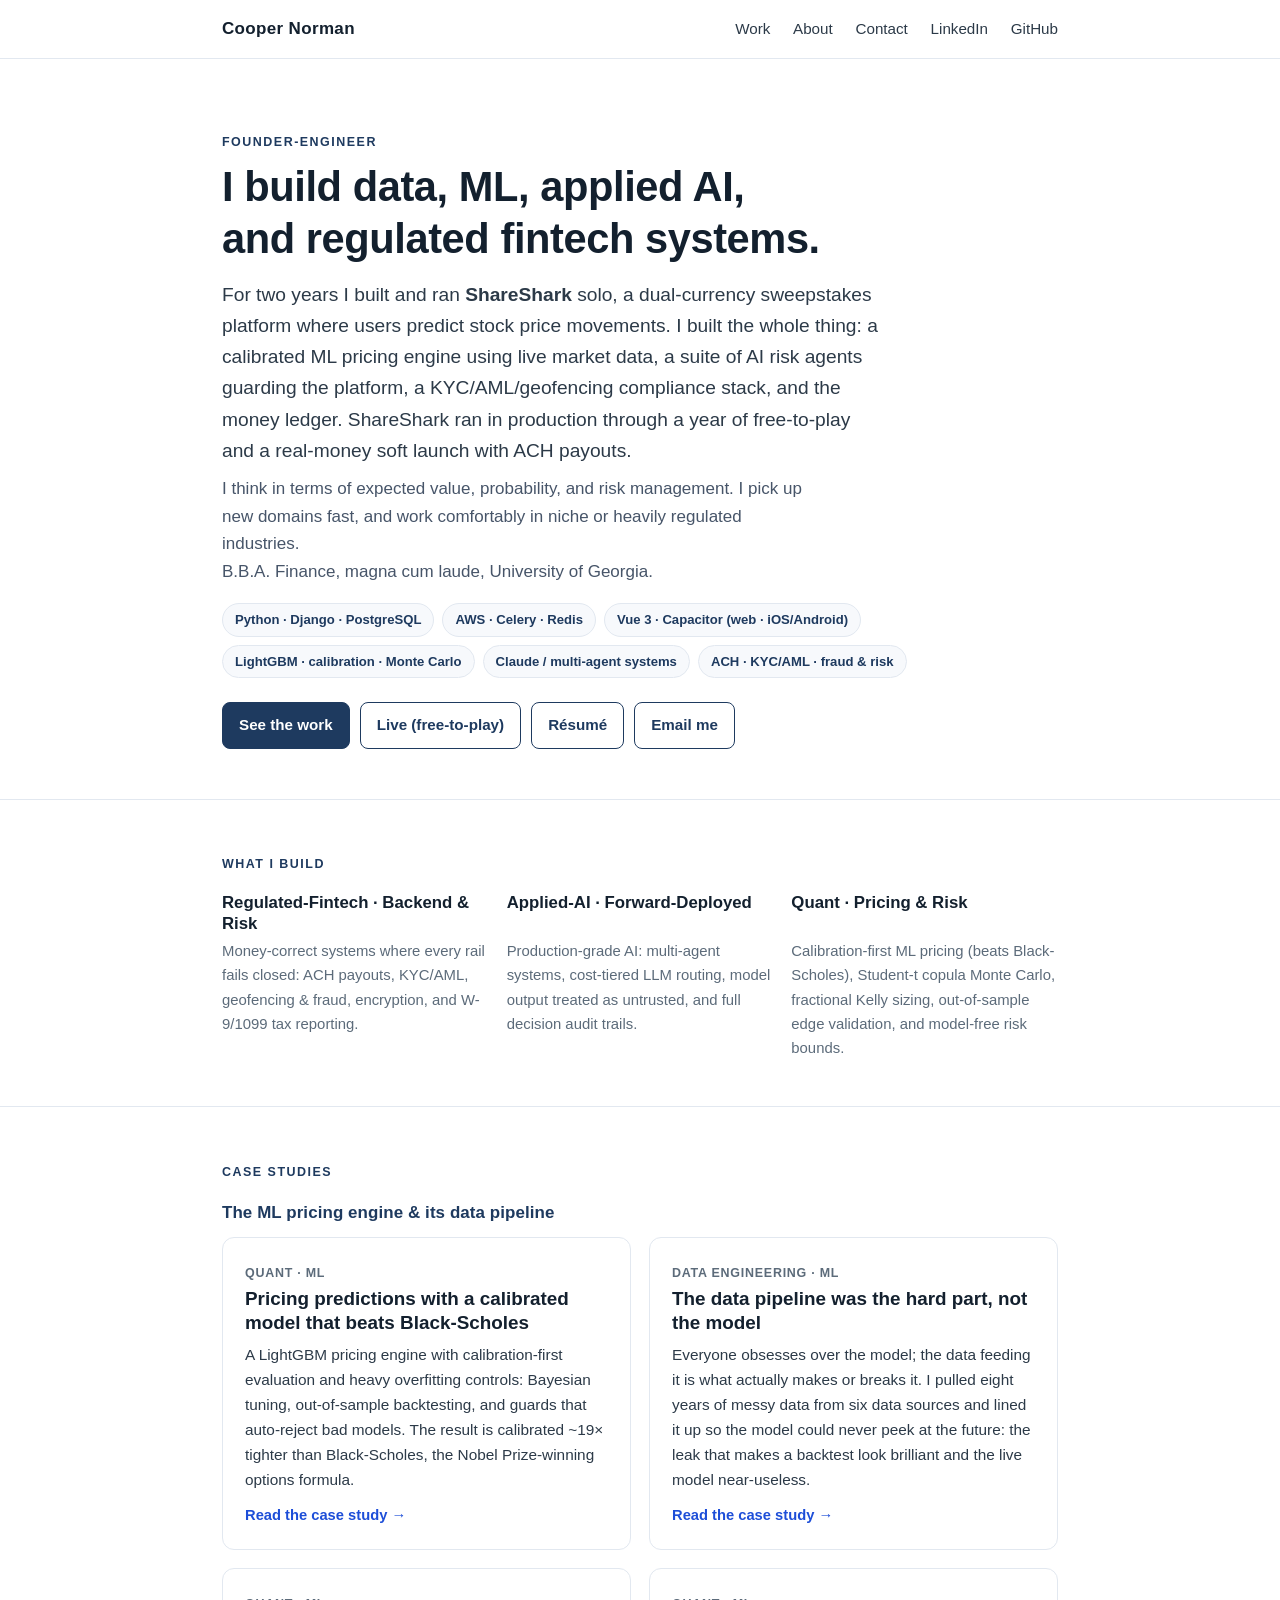
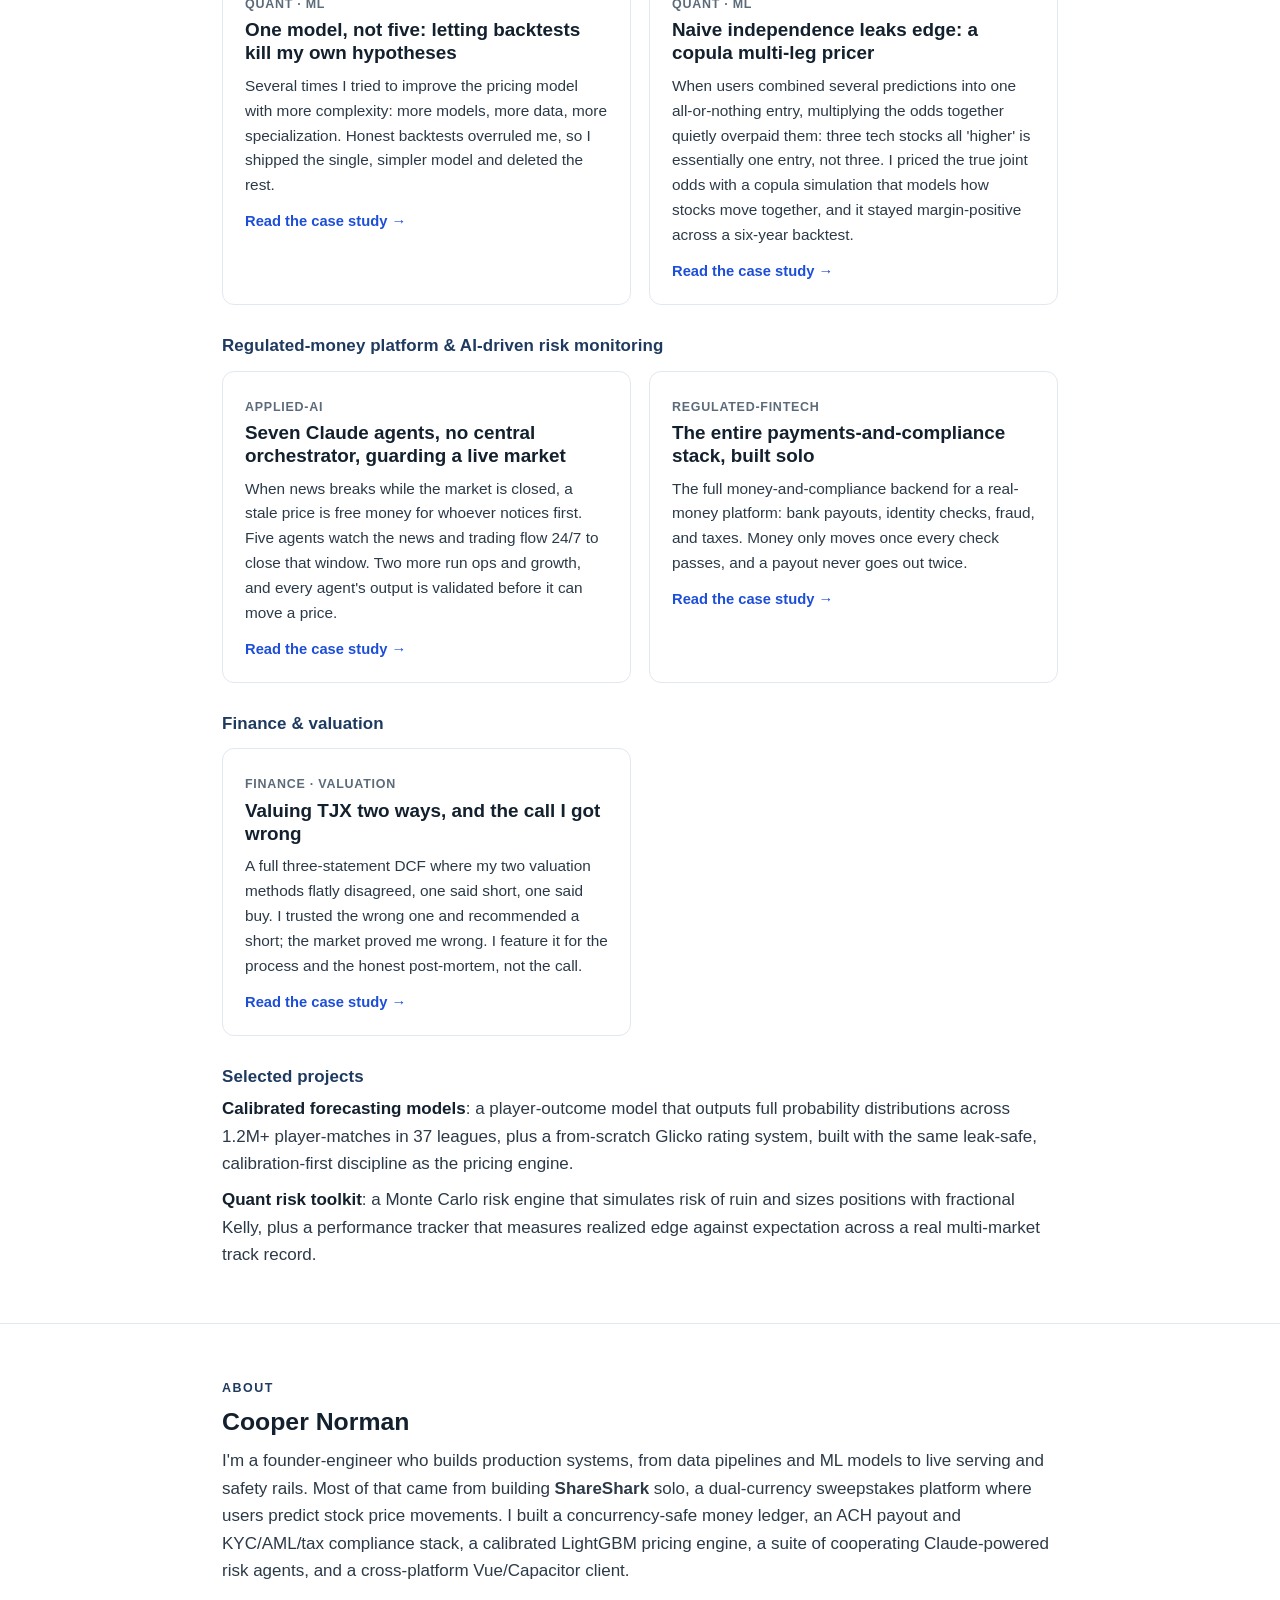
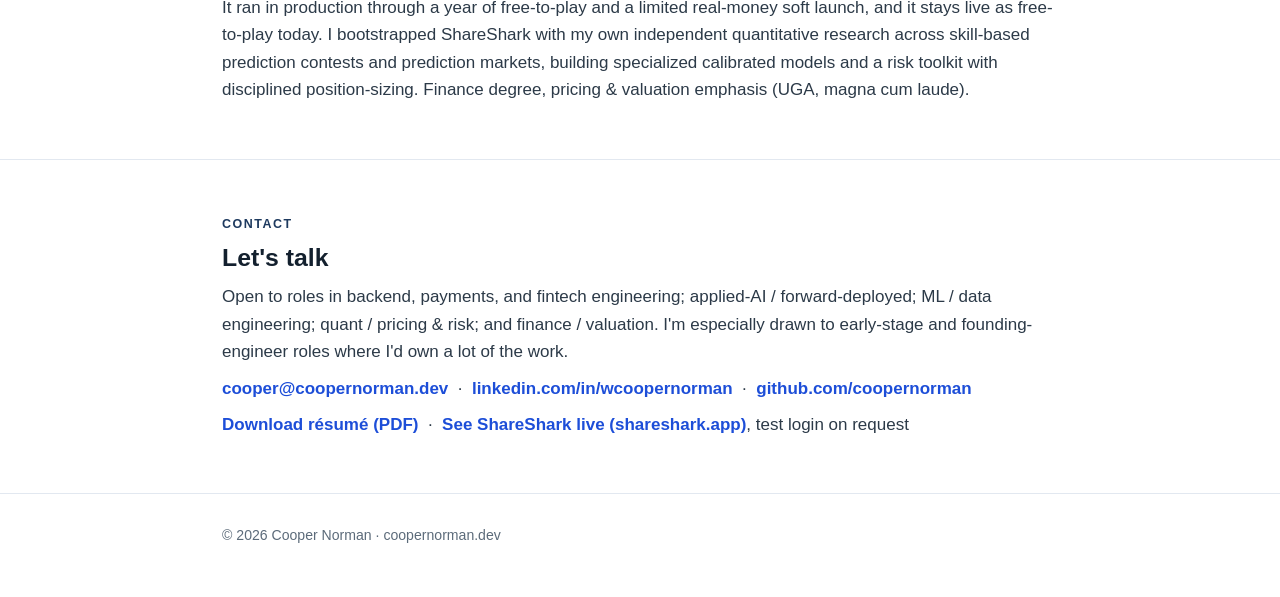
<file: index.html>
<!DOCTYPE html>
<html lang="en">
<head>
<meta charset="UTF-8">
<meta name="viewport" content="width=device-width, initial-scale=1.0">
<title>Cooper Norman | Data Science, ML/AI & Regulated Fintech</title>
<meta name="description" content="Cooper Norman builds data, ML, applied AI, and regulated fintech systems. Founder-engineer behind ShareShark: solo-built ML pricing, AI risk agents, and a real-money compliance stack.">
<meta property="og:title" content="Cooper Norman | Data Science, ML/AI & Regulated Fintech">
<meta property="og:description" content="Case studies in financial data science, machine learning, applied AI, and regulated fintech.">
<meta property="og:type" content="website">
<meta property="og:url" content="https://coopernorman.dev/">
<link rel="icon" href="assets/favicon.svg" type="image/svg+xml">
<link rel="stylesheet" href="assets/style.css">
</head>
<body>

<nav class="nav">
  <div class="wrap">
    <span class="brand">Cooper Norman</span>
    <span class="links">
      <a href="#work">Work</a>
      <a href="#about">About</a>
      <a href="#contact">Contact</a>
      <a href="https://www.linkedin.com/in/wcoopernorman" target="_blank" rel="noopener">LinkedIn</a>
      <a href="https://github.com/coopernorman" target="_blank" rel="noopener">GitHub</a>
    </span>
  </div>
</nav>

<header class="hero">
  <div class="wrap">
    <p class="eyebrow">Founder-Engineer</p>
    <h1>I build data, ML, applied AI, and regulated fintech systems.</h1>
    <p class="lede">For two years I built and ran <strong>ShareShark</strong> solo, a dual-currency sweepstakes platform where users predict stock price movements. I built the whole thing: a calibrated ML pricing engine using live market data, a suite of AI risk agents guarding the platform, a KYC/AML/geofencing compliance stack, and the money ledger. ShareShark ran in production through a year of free-to-play and a real-money soft launch with ACH payouts.</p>
    <p class="sub">I think in terms of expected value, probability, and risk management. I pick up new domains fast, and work comfortably in niche or heavily regulated industries.<br>B.B.A. Finance, magna cum laude, University of Georgia.</p>
    <div class="chips">
      <span class="chip">Python · Django · PostgreSQL</span>
      <span class="chip">AWS · Celery · Redis</span>
      <span class="chip">Vue 3 · Capacitor (web · iOS/Android)</span>
      <span class="chip">LightGBM · calibration · Monte Carlo</span>
      <span class="chip">Claude / multi-agent systems</span>
      <span class="chip">ACH · KYC/AML · fraud &amp; risk</span>
    </div>
    <div class="cta">
      <a class="btn primary" href="#work">See the work</a>
      <a class="btn ghost" href="https://shareshark.app" target="_blank" rel="noopener">Live (free-to-play)</a>
      <a class="btn ghost" href="assets/Cooper_Norman_Resume.pdf" target="_blank" rel="noopener">Résumé</a>
      <a class="btn ghost" href="mailto:cooper@coopernorman.dev">Email me</a>
    </div>
  </div>
</header>

<section id="lanes">
  <div class="wrap">
    <p class="eyebrow">What I build</p>
    <div class="lanes">
      <div class="lane">
        <h3>Regulated-Fintech · Backend &amp; Risk</h3>
        <p>Money-correct systems where every rail fails closed: ACH payouts, KYC/AML, geofencing &amp; fraud, encryption, and W-9/1099 tax reporting.</p>
      </div>
      <div class="lane">
        <h3>Applied-AI · Forward-Deployed</h3>
        <p>Production-grade AI: multi-agent systems, cost-tiered LLM routing, model output treated as untrusted, and full decision audit trails.</p>
      </div>
      <div class="lane">
        <h3>Quant · Pricing &amp; Risk</h3>
        <p>Calibration-first ML pricing (beats Black-Scholes), Student-t copula Monte Carlo, fractional Kelly sizing, out-of-sample edge validation, and model-free risk bounds.</p>
      </div>
    </div>
  </div>
</section>

<section id="work">
  <div class="wrap">
    <p class="eyebrow">Case studies</p>

    <h3 class="group">The ML pricing engine &amp; its data pipeline</h3>
    <div class="grid">
      <a class="card" href="case-studies/quantshark.html">
        <span class="tag">Quant · ML</span>
        <h3>Pricing predictions with a calibrated model that beats Black-Scholes</h3>
        <p>A LightGBM pricing engine with calibration-first evaluation and heavy overfitting controls: Bayesian tuning, out-of-sample backtesting, and guards that auto-reject bad models. The result is calibrated ~19× tighter than Black-Scholes, the Nobel Prize-winning options formula.</p>
        <span class="more">Read the case study →</span>
      </a>
      <a class="card" href="case-studies/data-pipeline.html">
        <span class="tag">Data Engineering · ML</span>
        <h3>The data pipeline was the hard part, not the model</h3>
        <p>Everyone obsesses over the model; the data feeding it is what actually makes or breaks it. I pulled eight years of messy data from six data sources and lined it up so the model could never peek at the future: the leak that makes a backtest look brilliant and the live model near-useless.</p>
        <span class="more">Read the case study →</span>
      </a>
      <a class="card" href="case-studies/model-consolidation.html">
        <span class="tag">Quant · ML</span>
        <h3>One model, not five: letting backtests kill my own hypotheses</h3>
        <p>Several times I tried to improve the pricing model with more complexity: more models, more data, more specialization. Honest backtests overruled me, so I shipped the single, simpler model and deleted the rest.</p>
        <span class="more">Read the case study →</span>
      </a>
      <a class="card" href="case-studies/copula-pricer.html">
        <span class="tag">Quant · ML</span>
        <h3>Naive independence leaks edge: a copula multi-leg pricer</h3>
        <p>When users combined several predictions into one all-or-nothing entry, multiplying the odds together quietly overpaid them: three tech stocks all 'higher' is essentially one entry, not three. I priced the true joint odds with a copula simulation that models how stocks move together, and it stayed margin-positive across a six-year backtest.</p>
        <span class="more">Read the case study →</span>
      </a>
    </div>

    <h3 class="group">Regulated-money platform &amp; AI-driven risk monitoring</h3>
    <div class="grid">
      <a class="card" href="case-studies/agents-suite.html">
        <span class="tag">Applied-AI</span>
        <h3>Seven Claude agents, no central orchestrator, guarding a live market</h3>
        <p>When news breaks while the market is closed, a stale price is free money for whoever notices first. Five agents watch the news and trading flow 24/7 to close that window. Two more run ops and growth, and every agent's output is validated before it can move a price.</p>
        <span class="more">Read the case study →</span>
      </a>
      <a class="card" href="case-studies/money-core.html">
        <span class="tag">Regulated-Fintech</span>
        <h3>The entire payments-and-compliance stack, built solo</h3>
        <p>The full money-and-compliance backend for a real-money platform: bank payouts, identity checks, fraud, and taxes. Money only moves once every check passes, and a payout never goes out twice.</p>
        <span class="more">Read the case study →</span>
      </a>
    </div>

    <h3 class="group">Finance &amp; valuation</h3>
    <div class="grid">
      <a class="card" href="case-studies/tjx-valuation.html">
        <span class="tag">Finance · Valuation</span>
        <h3>Valuing TJX two ways, and the call I got wrong</h3>
        <p>A full three-statement DCF where my two valuation methods flatly disagreed, one said short, one said buy. I trusted the wrong one and recommended a short; the market proved me wrong. I feature it for the process and the honest post-mortem, not the call.</p>
        <span class="more">Read the case study →</span>
      </a>
    </div>

    <h3 class="group">Selected projects</h3>
    <ul class="proj bare">
      <li><b>Calibrated forecasting models</b>: a player-outcome model that outputs full probability distributions across 1.2M+ player-matches in 37 leagues, plus a from-scratch Glicko rating system, built with the same leak-safe, calibration-first discipline as the pricing engine.</li>
      <li><b>Quant risk toolkit</b>: a Monte Carlo risk engine that simulates risk of ruin and sizes positions with fractional Kelly, plus a performance tracker that measures realized edge against expectation across a real multi-market track record.</li>
    </ul>
  </div>
</section>

<section id="about">
  <div class="wrap">
    <p class="eyebrow">About</p>
    <h2>Cooper Norman</h2>
    <p>I'm a founder-engineer who builds production systems, from data pipelines and ML models to live serving and safety rails. Most of that came from building <strong>ShareShark</strong> solo, a dual-currency sweepstakes platform where users predict stock price movements. I built a concurrency-safe money ledger, an ACH payout and KYC/AML/tax compliance stack, a calibrated LightGBM pricing engine, a suite of cooperating Claude-powered risk agents, and a cross-platform Vue/Capacitor client.</p>
    <p>It ran in production through a year of free-to-play and a limited real-money soft launch, and it stays live as free-to-play today. I bootstrapped ShareShark with my own independent quantitative research across skill-based prediction contests and prediction markets, building specialized calibrated models and a risk toolkit with disciplined position-sizing. Finance degree, pricing &amp; valuation emphasis (UGA, magna cum laude).</p>
  </div>
</section>

<section id="contact" class="contact">
  <div class="wrap">
    <p class="eyebrow">Contact</p>
    <h2>Let's talk</h2>
    <p>Open to roles in backend, payments, and fintech engineering; applied-AI / forward-deployed; ML / data engineering; quant / pricing &amp; risk; and finance / valuation. I'm especially drawn to early-stage and founding-engineer roles where I'd own a lot of the work.</p>
    <p>
      <a href="mailto:cooper@coopernorman.dev">cooper@coopernorman.dev</a> &nbsp;·&nbsp;
      <a href="https://www.linkedin.com/in/wcoopernorman" target="_blank" rel="noopener">linkedin.com/in/wcoopernorman</a> &nbsp;·&nbsp;
      <a href="https://github.com/coopernorman" target="_blank" rel="noopener">github.com/coopernorman</a>
    </p>
    <p class="sub"><a href="assets/Cooper_Norman_Resume.pdf" target="_blank" rel="noopener">Download résumé (PDF)</a> &nbsp;·&nbsp; <a href="https://shareshark.app" target="_blank" rel="noopener">See ShareShark live (shareshark.app)</a>, test login on request</p>
  </div>
</section>

<footer>
  <div class="wrap">
    © <span id="yr">2026</span> Cooper Norman · coopernorman.dev
  </div>
</footer>

<script>document.getElementById("yr").textContent = new Date().getFullYear();</script>
</body>
</html>
</file>
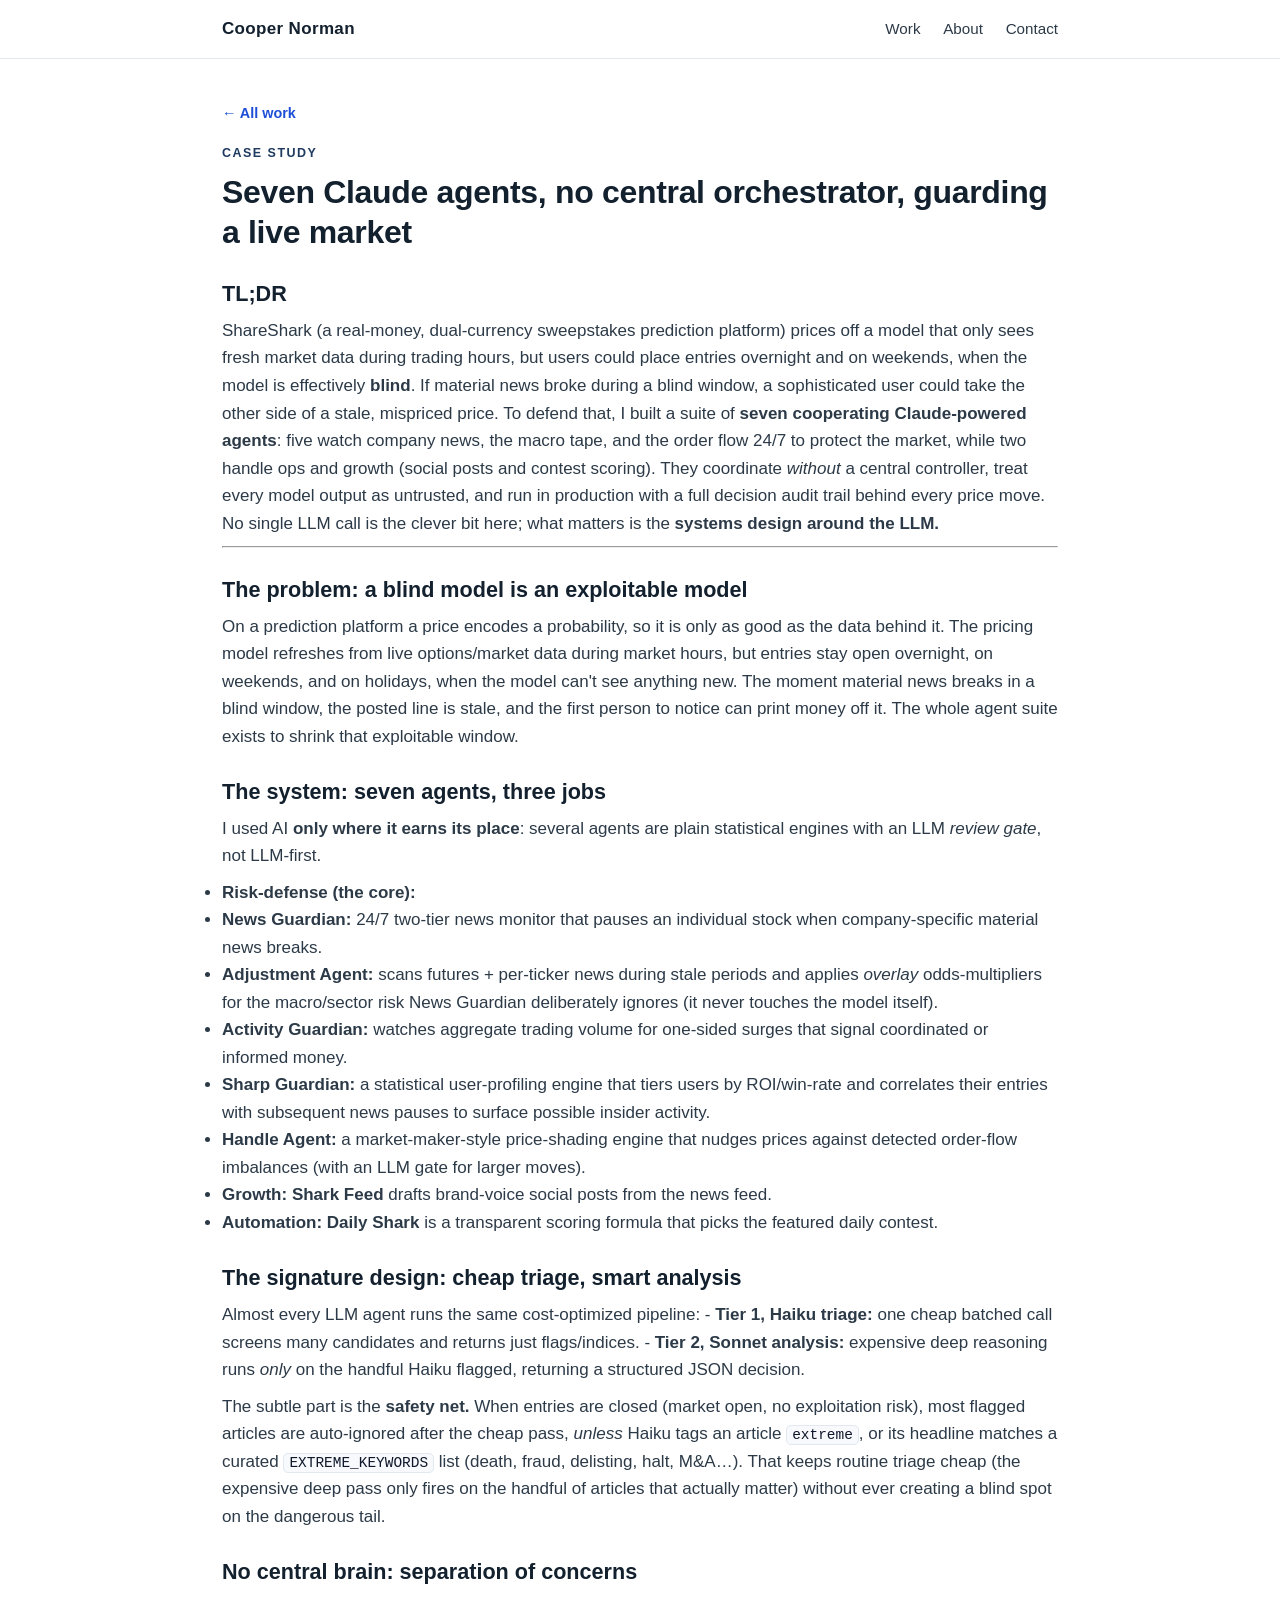
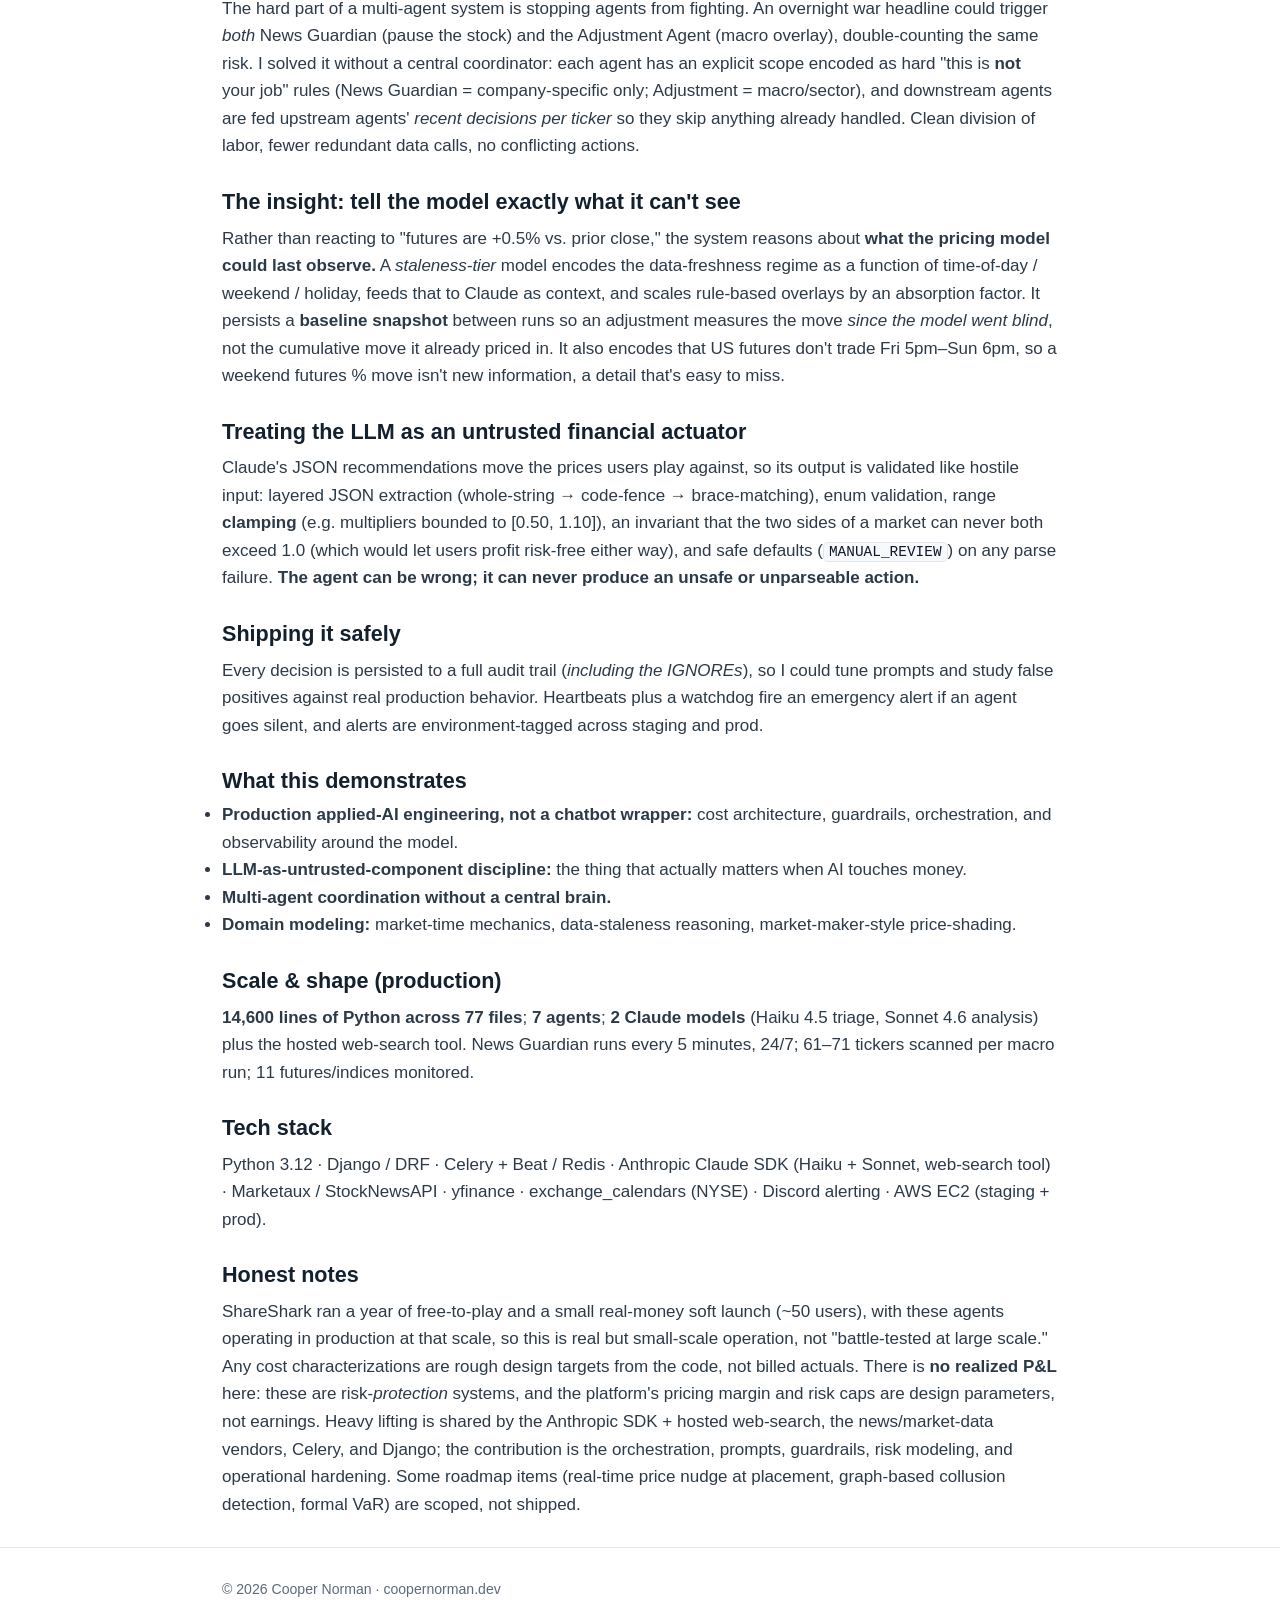
<file: case-studies/agents-suite.html>
<!DOCTYPE html>
<html lang="en">
<head>
<meta charset="UTF-8">
<meta name="viewport" content="width=device-width, initial-scale=1.0">
<title>Seven Claude agents, no central orchestrator, guarding a live market — Cooper Norman</title>
<meta name="description" content="TL;DR ShareShark (a real-money, dual-currency sweepstakes prediction platform) prices off a model that only sees fresh market data during trading hours, bu">
<meta property="og:title" content="Seven Claude agents, no central orchestrator, guarding a live market — Cooper Norman">
<meta property="og:description" content="TL;DR ShareShark (a real-money, dual-currency sweepstakes prediction platform) prices off a model that only sees fresh market data during trading hours, bu">
<meta property="og:type" content="article">
<meta property="og:url" content="https://coopernorman.dev/case-studies/agents-suite.html">
<link rel="stylesheet" href="../assets/style.css">
<link rel="icon" href="../assets/favicon.svg" type="image/svg+xml">
</head>
<body>
<nav class="nav">
  <div class="wrap">
    <a class="brand" href="../index.html" style="color:var(--ink)">Cooper Norman</a>
    <span class="links">
      <a href="../index.html#work">Work</a>
      <a href="../index.html#about">About</a>
      <a href="../index.html#contact">Contact</a>
    </span>
  </div>
</nav>
<article class="article">
  <div class="wrap">
    <a class="back" href="../index.html#work">← All work</a>
    <p class="eyebrow" style="margin-top:1rem">Case study</p>
    <h1>Seven Claude agents, no central orchestrator, guarding a live market</h1>
<h2>TL;DR</h2>
<p>ShareShark (a real-money, dual-currency sweepstakes prediction platform) prices off a model that only sees fresh market data during trading hours, but users could place entries overnight and on weekends, when the model is effectively <strong>blind</strong>. If material news broke during a blind window, a sophisticated user could take the other side of a stale, mispriced price. To defend that, I built a suite of <strong>seven cooperating Claude-powered agents</strong>: five watch company news, the macro tape, and the order flow 24/7 to protect the market, while two handle ops and growth (social posts and contest scoring). They coordinate <em>without</em> a central controller, treat every model output as untrusted, and run in production with a full decision audit trail behind every price move. No single LLM call is the clever bit here; what matters is the <strong>systems design around the LLM.</strong></p>
<hr />
<h2>The problem: a blind model is an exploitable model</h2>
<p>On a prediction platform a price encodes a probability, so it is only as good as the data behind it. The pricing model refreshes from live options/market data during market hours, but entries stay open overnight, on weekends, and on holidays, when the model can't see anything new. The moment material news breaks in a blind window, the posted line is stale, and the first person to notice can print money off it. The whole agent suite exists to shrink that exploitable window.</p>
<h2>The system: seven agents, three jobs</h2>
<p>I used AI <strong>only where it earns its place</strong>: several agents are plain statistical engines with an LLM <em>review gate</em>, not LLM-first.</p>
<ul>
<li><strong>Risk-defense (the core):</strong></li>
<li><strong>News Guardian:</strong> 24/7 two-tier news monitor that pauses an individual stock when company-specific material news breaks.</li>
<li><strong>Adjustment Agent:</strong> scans futures + per-ticker news during stale periods and applies <em>overlay</em> odds-multipliers for the macro/sector risk News Guardian deliberately ignores (it never touches the model itself).</li>
<li><strong>Activity Guardian:</strong> watches aggregate trading volume for one-sided surges that signal coordinated or informed money.</li>
<li><strong>Sharp Guardian:</strong> a statistical user-profiling engine that tiers users by ROI/win-rate and correlates their entries with subsequent news pauses to surface possible insider activity.</li>
<li><strong>Handle Agent:</strong> a market-maker-style price-shading engine that nudges prices against detected order-flow imbalances (with an LLM gate for larger moves).</li>
<li><strong>Growth:</strong> <strong>Shark Feed</strong> drafts brand-voice social posts from the news feed.</li>
<li><strong>Automation:</strong> <strong>Daily Shark</strong> is a transparent scoring formula that picks the featured daily contest.</li>
</ul>
<h2>The signature design: cheap triage, smart analysis</h2>
<p>Almost every LLM agent runs the same cost-optimized pipeline:
- <strong>Tier 1, Haiku triage:</strong> one cheap batched call screens many candidates and returns just flags/indices.
- <strong>Tier 2, Sonnet analysis:</strong> expensive deep reasoning runs <em>only</em> on the handful Haiku flagged, returning a structured JSON decision.</p>
<p>The subtle part is the <strong>safety net.</strong> When entries are closed (market open, no exploitation risk), most flagged articles are auto-ignored after the cheap pass, <em>unless</em> Haiku tags an article <code>extreme</code>, or its headline matches a curated <code>EXTREME_KEYWORDS</code> list (death, fraud, delisting, halt, M&amp;A…). That keeps routine triage cheap (the expensive deep pass only fires on the handful of articles that actually matter) without ever creating a blind spot on the dangerous tail.</p>
<h2>No central brain: separation of concerns</h2>
<p>The hard part of a multi-agent system is stopping agents from fighting. An overnight war headline could trigger <em>both</em> News Guardian (pause the stock) and the Adjustment Agent (macro overlay), double-counting the same risk. I solved it without a central coordinator: each agent has an explicit scope encoded as hard "this is <strong>not</strong> your job" rules (News Guardian = company-specific only; Adjustment = macro/sector), and downstream agents are fed upstream agents' <em>recent decisions per ticker</em> so they skip anything already handled. Clean division of labor, fewer redundant data calls, no conflicting actions.</p>
<h2>The insight: tell the model exactly what it can't see</h2>
<p>Rather than reacting to "futures are +0.5% vs. prior close," the system reasons about <strong>what the pricing model could last observe.</strong> A <em>staleness-tier</em> model encodes the data-freshness regime as a function of time-of-day / weekend / holiday, feeds that to Claude as context, and scales rule-based overlays by an absorption factor. It persists a <strong>baseline snapshot</strong> between runs so an adjustment measures the move <em>since the model went blind</em>, not the cumulative move it already priced in. It also encodes that US futures don't trade Fri 5pm–Sun 6pm, so a weekend futures % move isn't new information, a detail that's easy to miss.</p>
<h2>Treating the LLM as an untrusted financial actuator</h2>
<p>Claude's JSON recommendations move the prices users play against, so its output is validated like hostile input: layered JSON extraction (whole-string → code-fence → brace-matching), enum validation, range <strong>clamping</strong> (e.g. multipliers bounded to [0.50, 1.10]), an invariant that the two sides of a market can never both exceed 1.0 (which would let users profit risk-free either way), and safe defaults (<code>MANUAL_REVIEW</code>) on any parse failure. <strong>The agent can be wrong; it can never produce an unsafe or unparseable action.</strong></p>
<h2>Shipping it safely</h2>
<p>Every decision is persisted to a full audit trail (<em>including the IGNOREs</em>), so I could tune prompts and study false positives against real production behavior. Heartbeats plus a watchdog fire an emergency alert if an agent goes silent, and alerts are environment-tagged across staging and prod.</p>
<h2>What this demonstrates</h2>
<ul>
<li><strong>Production applied-AI engineering, not a chatbot wrapper:</strong> cost architecture, guardrails, orchestration, and observability around the model.</li>
<li><strong>LLM-as-untrusted-component discipline:</strong> the thing that actually matters when AI touches money.</li>
<li><strong>Multi-agent coordination without a central brain.</strong></li>
<li><strong>Domain modeling:</strong> market-time mechanics, data-staleness reasoning, market-maker-style price-shading.</li>
</ul>
<h2>Scale &amp; shape (production)</h2>
<p><strong>14,600 lines of Python across 77 files</strong>; <strong>7 agents</strong>; <strong>2 Claude models</strong> (Haiku 4.5 triage, Sonnet 4.6 analysis) plus the hosted web-search tool. News Guardian runs every 5 minutes, 24/7; 61–71 tickers scanned per macro run; 11 futures/indices monitored.</p>
<h2>Tech stack</h2>
<p>Python 3.12 · Django / DRF · Celery + Beat / Redis · Anthropic Claude SDK (Haiku + Sonnet, web-search tool) · Marketaux / StockNewsAPI · yfinance · exchange_calendars (NYSE) · Discord alerting · AWS EC2 (staging + prod).</p>
<h2>Honest notes</h2>
<p>ShareShark ran a year of free-to-play and a small real-money soft launch (~50 users), with these agents operating in production at that scale, so this is real but small-scale operation, not "battle-tested at large scale." Any cost characterizations are rough design targets from the code, not billed actuals. There is <strong>no realized P&amp;L</strong> here: these are risk-<em>protection</em> systems, and the platform's pricing margin and risk caps are design parameters, not earnings. Heavy lifting is shared by the Anthropic SDK + hosted web-search, the news/market-data vendors, Celery, and Django; the contribution is the orchestration, prompts, guardrails, risk modeling, and operational hardening. Some roadmap items (real-time price nudge at placement, graph-based collusion detection, formal VaR) are scoped, not shipped.</p>
  </div>
</article>
<footer><div class="wrap">© 2026 Cooper Norman · coopernorman.dev</div></footer>
</body>
</html>
</file>
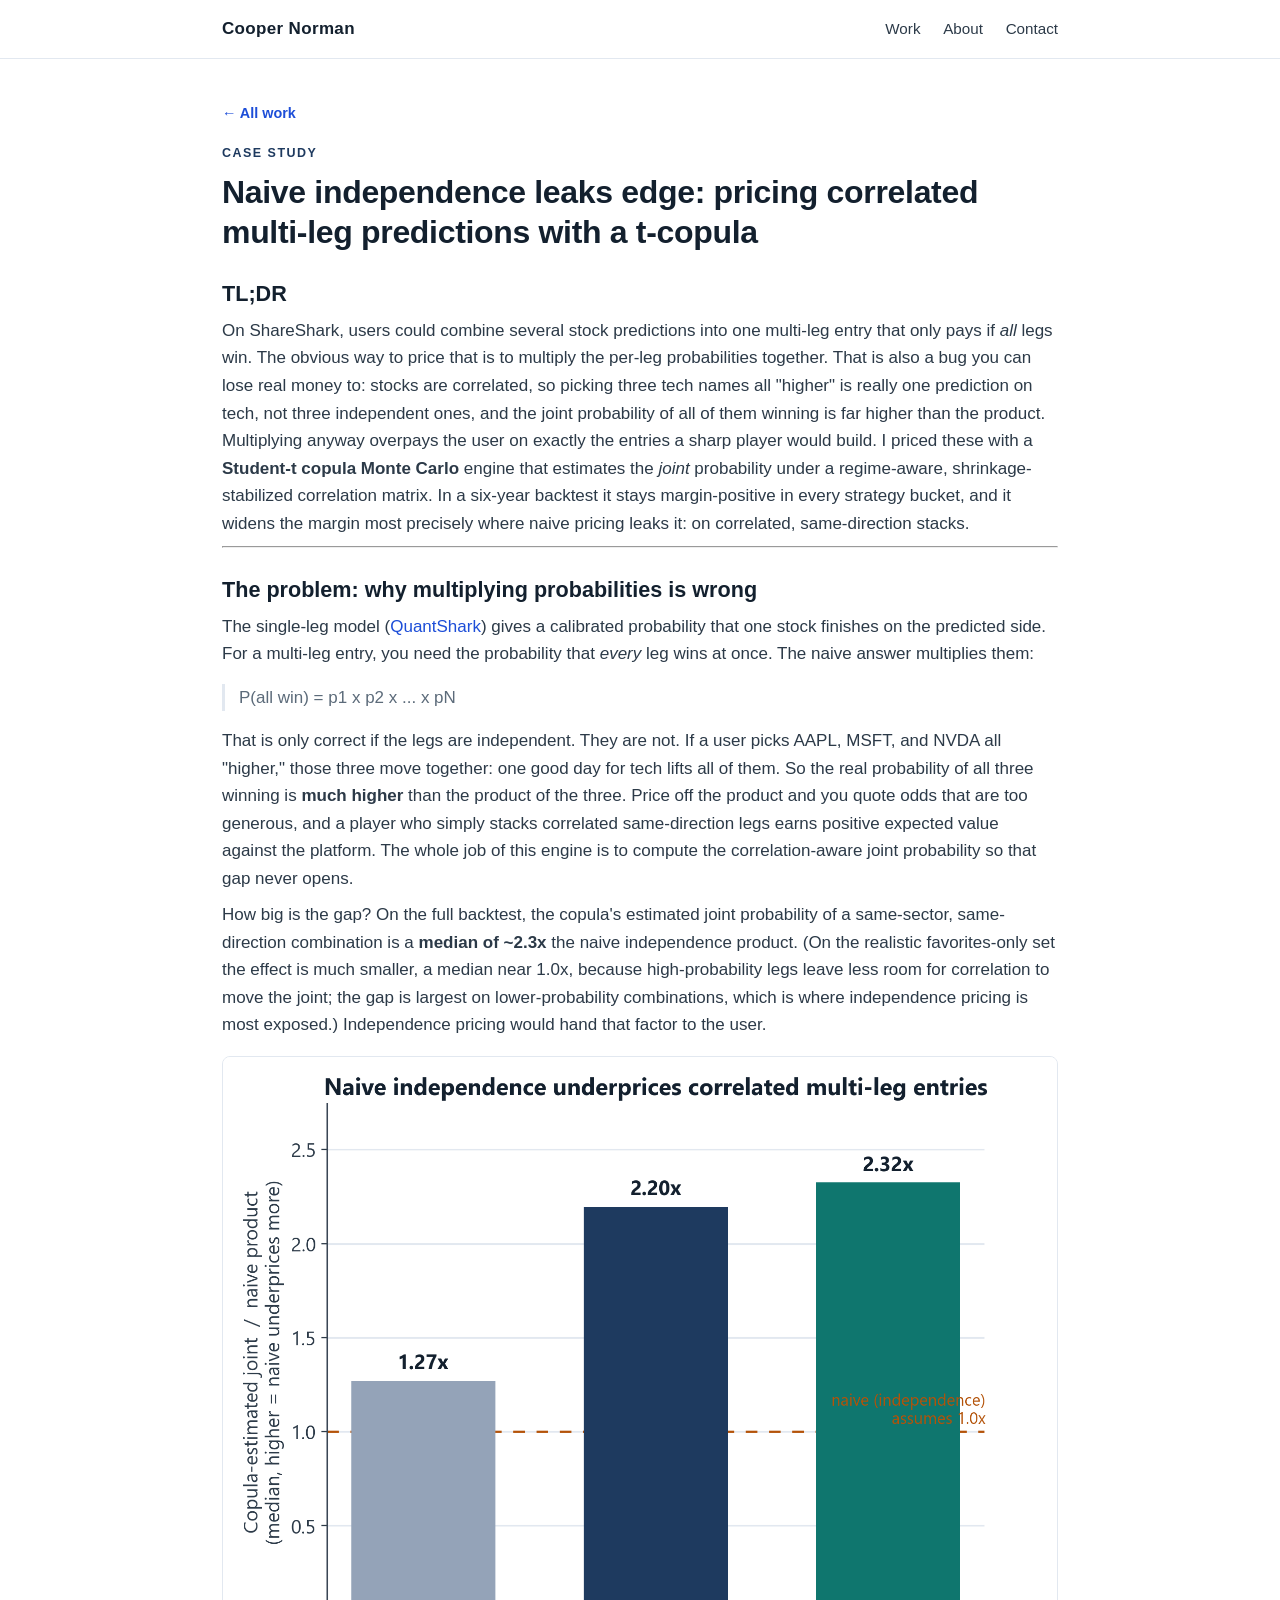
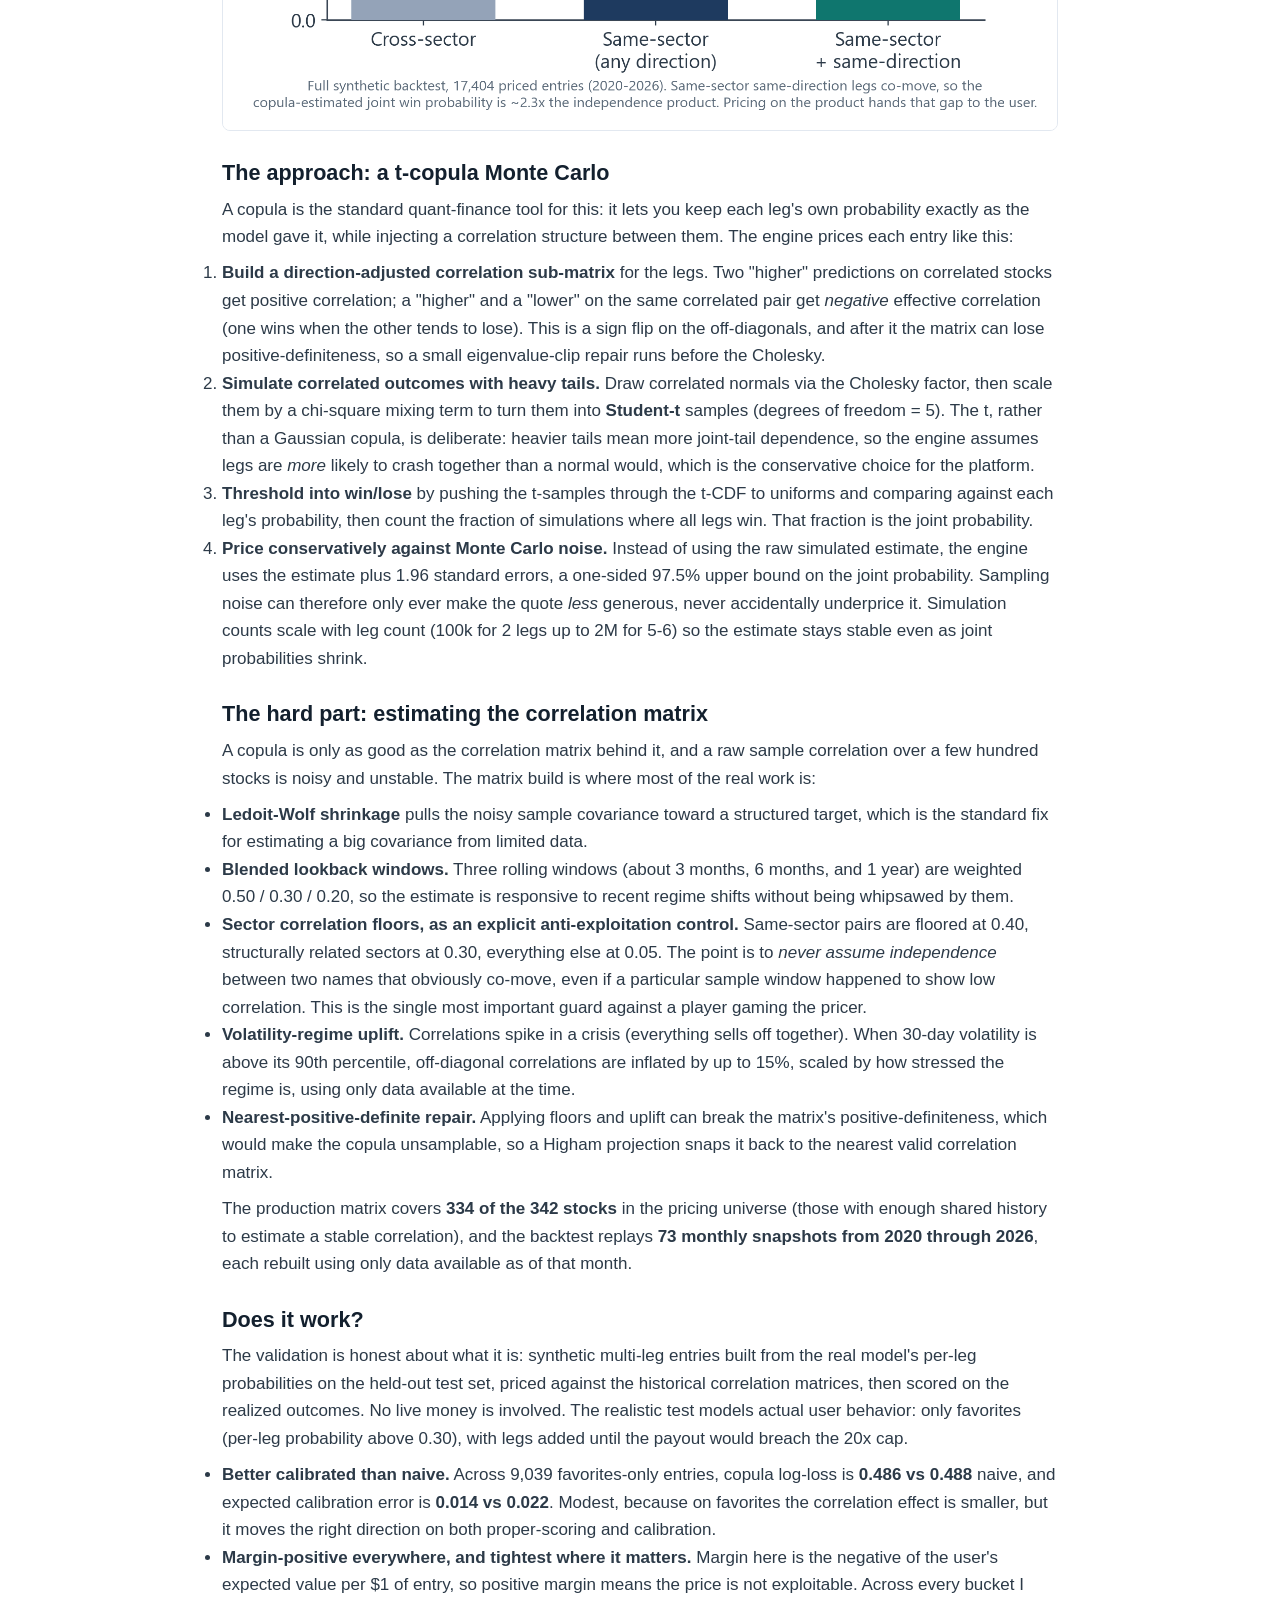
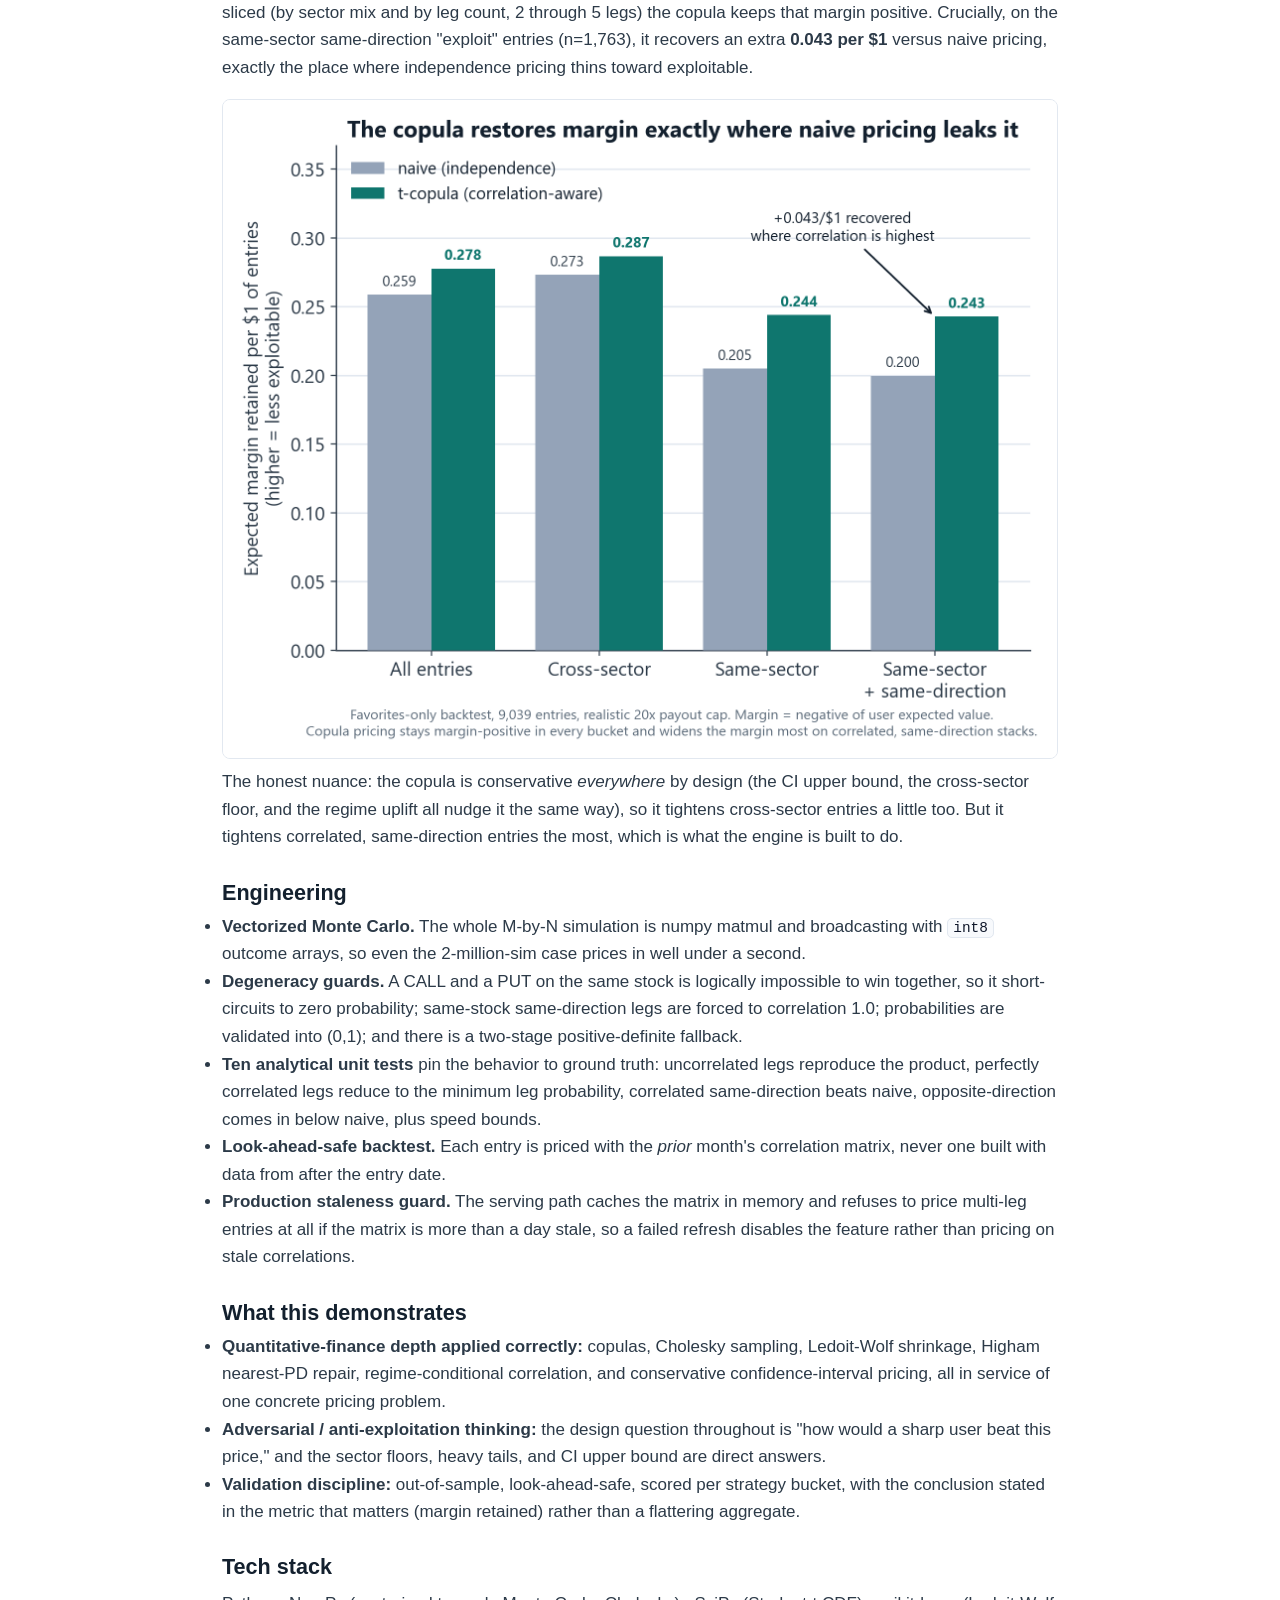
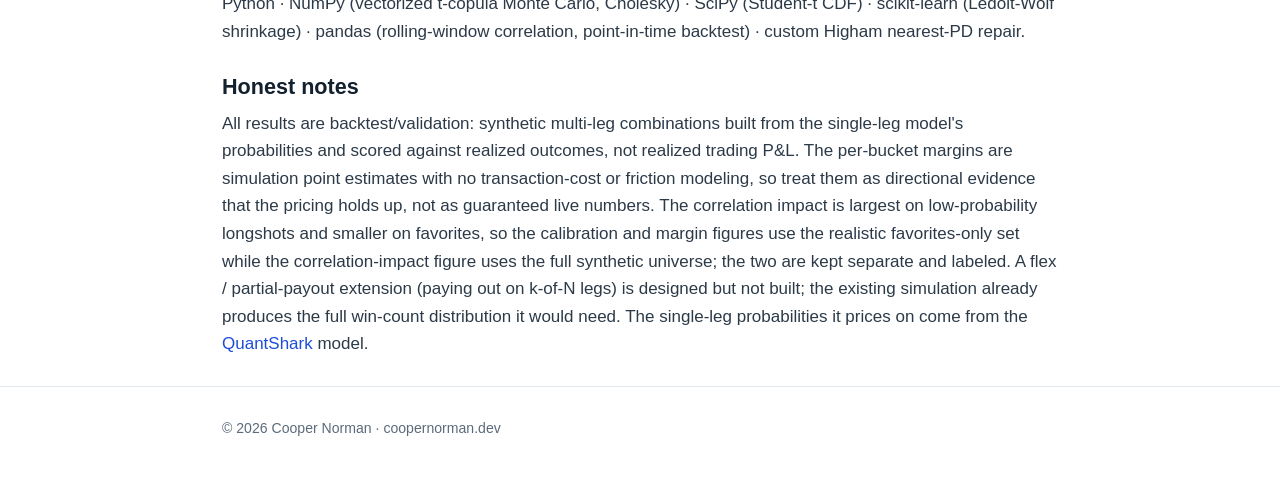
<file: case-studies/copula-pricer.html>
<!DOCTYPE html>
<html lang="en">
<head>
<meta charset="UTF-8">
<meta name="viewport" content="width=device-width, initial-scale=1.0">
<title>Naive independence leaks edge: pricing correlated multi-leg predictions with a t-copula — Cooper Norman</title>
<meta name="description" content="TL;DR On ShareShark, users could combine several stock predictions into one multi-leg entry that only pays if all legs win. The obvious way to price that i">
<meta property="og:title" content="Naive independence leaks edge: pricing correlated multi-leg predictions with a t-copula — Cooper Norman">
<meta property="og:description" content="TL;DR On ShareShark, users could combine several stock predictions into one multi-leg entry that only pays if all legs win. The obvious way to price that i">
<meta property="og:type" content="article">
<meta property="og:url" content="https://coopernorman.dev/case-studies/copula-pricer.html">
<link rel="stylesheet" href="../assets/style.css">
<link rel="icon" href="../assets/favicon.svg" type="image/svg+xml">
</head>
<body>
<nav class="nav">
  <div class="wrap">
    <a class="brand" href="../index.html" style="color:var(--ink)">Cooper Norman</a>
    <span class="links">
      <a href="../index.html#work">Work</a>
      <a href="../index.html#about">About</a>
      <a href="../index.html#contact">Contact</a>
    </span>
  </div>
</nav>
<article class="article">
  <div class="wrap">
    <a class="back" href="../index.html#work">← All work</a>
    <p class="eyebrow" style="margin-top:1rem">Case study</p>
    <h1>Naive independence leaks edge: pricing correlated multi-leg predictions with a t-copula</h1>
<h2>TL;DR</h2>
<p>On ShareShark, users could combine several stock predictions into one multi-leg entry that only pays if <em>all</em> legs win. The obvious way to price that is to multiply the per-leg probabilities together. That is also a bug you can lose real money to: stocks are correlated, so picking three tech names all "higher" is really one prediction on tech, not three independent ones, and the joint probability of all of them winning is far higher than the product. Multiplying anyway overpays the user on exactly the entries a sharp player would build. I priced these with a <strong>Student-t copula Monte Carlo</strong> engine that estimates the <em>joint</em> probability under a regime-aware, shrinkage-stabilized correlation matrix. In a six-year backtest it stays margin-positive in every strategy bucket, and it widens the margin most precisely where naive pricing leaks it: on correlated, same-direction stacks.</p>
<hr />
<h2>The problem: why multiplying probabilities is wrong</h2>
<p>The single-leg model (<a href="quantshark.html">QuantShark</a>) gives a calibrated probability that one stock finishes on the predicted side. For a multi-leg entry, you need the probability that <em>every</em> leg wins at once. The naive answer multiplies them:</p>
<blockquote>
<p>P(all win) = p1 x p2 x ... x pN</p>
</blockquote>
<p>That is only correct if the legs are independent. They are not. If a user picks AAPL, MSFT, and NVDA all "higher," those three move together: one good day for tech lifts all of them. So the real probability of all three winning is <strong>much higher</strong> than the product of the three. Price off the product and you quote odds that are too generous, and a player who simply stacks correlated same-direction legs earns positive expected value against the platform. The whole job of this engine is to compute the correlation-aware joint probability so that gap never opens.</p>
<p>How big is the gap? On the full backtest, the copula's estimated joint probability of a same-sector, same-direction combination is a <strong>median of ~2.3x</strong> the naive independence product. (On the realistic favorites-only set the effect is much smaller, a median near 1.0x, because high-probability legs leave less room for correlation to move the joint; the gap is largest on lower-probability combinations, which is where independence pricing is most exposed.) Independence pricing would hand that factor to the user.</p>
<p><img alt="Naive independence underprices correlated multi-leg entries (full backtest, 17,404 priced combinations)" src="../assets/img/parlay_correlation_impact.png" /></p>
<h2>The approach: a t-copula Monte Carlo</h2>
<p>A copula is the standard quant-finance tool for this: it lets you keep each leg's own probability exactly as the model gave it, while injecting a correlation structure between them. The engine prices each entry like this:</p>
<ol>
<li><strong>Build a direction-adjusted correlation sub-matrix</strong> for the legs. Two "higher" predictions on correlated stocks get positive correlation; a "higher" and a "lower" on the same correlated pair get <em>negative</em> effective correlation (one wins when the other tends to lose). This is a sign flip on the off-diagonals, and after it the matrix can lose positive-definiteness, so a small eigenvalue-clip repair runs before the Cholesky.</li>
<li><strong>Simulate correlated outcomes with heavy tails.</strong> Draw correlated normals via the Cholesky factor, then scale them by a chi-square mixing term to turn them into <strong>Student-t</strong> samples (degrees of freedom = 5). The t, rather than a Gaussian copula, is deliberate: heavier tails mean more joint-tail dependence, so the engine assumes legs are <em>more</em> likely to crash together than a normal would, which is the conservative choice for the platform.</li>
<li><strong>Threshold into win/lose</strong> by pushing the t-samples through the t-CDF to uniforms and comparing against each leg's probability, then count the fraction of simulations where all legs win. That fraction is the joint probability.</li>
<li><strong>Price conservatively against Monte Carlo noise.</strong> Instead of using the raw simulated estimate, the engine uses the estimate plus 1.96 standard errors, a one-sided 97.5% upper bound on the joint probability. Sampling noise can therefore only ever make the quote <em>less</em> generous, never accidentally underprice it. Simulation counts scale with leg count (100k for 2 legs up to 2M for 5-6) so the estimate stays stable even as joint probabilities shrink.</li>
</ol>
<h2>The hard part: estimating the correlation matrix</h2>
<p>A copula is only as good as the correlation matrix behind it, and a raw sample correlation over a few hundred stocks is noisy and unstable. The matrix build is where most of the real work is:</p>
<ul>
<li><strong>Ledoit-Wolf shrinkage</strong> pulls the noisy sample covariance toward a structured target, which is the standard fix for estimating a big covariance from limited data.</li>
<li><strong>Blended lookback windows.</strong> Three rolling windows (about 3 months, 6 months, and 1 year) are weighted 0.50 / 0.30 / 0.20, so the estimate is responsive to recent regime shifts without being whipsawed by them.</li>
<li><strong>Sector correlation floors, as an explicit anti-exploitation control.</strong> Same-sector pairs are floored at 0.40, structurally related sectors at 0.30, everything else at 0.05. The point is to <em>never assume independence</em> between two names that obviously co-move, even if a particular sample window happened to show low correlation. This is the single most important guard against a player gaming the pricer.</li>
<li><strong>Volatility-regime uplift.</strong> Correlations spike in a crisis (everything sells off together). When 30-day volatility is above its 90th percentile, off-diagonal correlations are inflated by up to 15%, scaled by how stressed the regime is, using only data available at the time.</li>
<li><strong>Nearest-positive-definite repair.</strong> Applying floors and uplift can break the matrix's positive-definiteness, which would make the copula unsamplable, so a Higham projection snaps it back to the nearest valid correlation matrix.</li>
</ul>
<p>The production matrix covers <strong>334 of the 342 stocks</strong> in the pricing universe (those with enough shared history to estimate a stable correlation), and the backtest replays <strong>73 monthly snapshots from 2020 through 2026</strong>, each rebuilt using only data available as of that month.</p>
<h2>Does it work?</h2>
<p>The validation is honest about what it is: synthetic multi-leg entries built from the real model's per-leg probabilities on the held-out test set, priced against the historical correlation matrices, then scored on the realized outcomes. No live money is involved. The realistic test models actual user behavior: only favorites (per-leg probability above 0.30), with legs added until the payout would breach the 20x cap.</p>
<ul>
<li><strong>Better calibrated than naive.</strong> Across 9,039 favorites-only entries, copula log-loss is <strong>0.486 vs 0.488</strong> naive, and expected calibration error is <strong>0.014 vs 0.022</strong>. Modest, because on favorites the correlation effect is smaller, but it moves the right direction on both proper-scoring and calibration.</li>
<li><strong>Margin-positive everywhere, and tightest where it matters.</strong> Margin here is the negative of the user's expected value per $1 of entry, so positive margin means the price is not exploitable. Across every bucket I sliced (by sector mix and by leg count, 2 through 5 legs) the copula keeps that margin positive. Crucially, on the same-sector same-direction "exploit" entries (n=1,763), it recovers an extra <strong>0.043 per $1</strong> versus naive pricing, exactly the place where independence pricing thins toward exploitable.</li>
</ul>
<p><img alt="The copula restores margin where naive pricing leaks it (favorites-only backtest, 9,039 entries)" src="../assets/img/parlay_margin.png" /></p>
<p>The honest nuance: the copula is conservative <em>everywhere</em> by design (the CI upper bound, the cross-sector floor, and the regime uplift all nudge it the same way), so it tightens cross-sector entries a little too. But it tightens correlated, same-direction entries the most, which is what the engine is built to do.</p>
<h2>Engineering</h2>
<ul>
<li><strong>Vectorized Monte Carlo.</strong> The whole M-by-N simulation is numpy matmul and broadcasting with <code>int8</code> outcome arrays, so even the 2-million-sim case prices in well under a second.</li>
<li><strong>Degeneracy guards.</strong> A CALL and a PUT on the same stock is logically impossible to win together, so it short-circuits to zero probability; same-stock same-direction legs are forced to correlation 1.0; probabilities are validated into (0,1); and there is a two-stage positive-definite fallback.</li>
<li><strong>Ten analytical unit tests</strong> pin the behavior to ground truth: uncorrelated legs reproduce the product, perfectly correlated legs reduce to the minimum leg probability, correlated same-direction beats naive, opposite-direction comes in below naive, plus speed bounds.</li>
<li><strong>Look-ahead-safe backtest.</strong> Each entry is priced with the <em>prior</em> month's correlation matrix, never one built with data from after the entry date.</li>
<li><strong>Production staleness guard.</strong> The serving path caches the matrix in memory and refuses to price multi-leg entries at all if the matrix is more than a day stale, so a failed refresh disables the feature rather than pricing on stale correlations.</li>
</ul>
<h2>What this demonstrates</h2>
<ul>
<li><strong>Quantitative-finance depth applied correctly:</strong> copulas, Cholesky sampling, Ledoit-Wolf shrinkage, Higham nearest-PD repair, regime-conditional correlation, and conservative confidence-interval pricing, all in service of one concrete pricing problem.</li>
<li><strong>Adversarial / anti-exploitation thinking:</strong> the design question throughout is "how would a sharp user beat this price," and the sector floors, heavy tails, and CI upper bound are direct answers.</li>
<li><strong>Validation discipline:</strong> out-of-sample, look-ahead-safe, scored per strategy bucket, with the conclusion stated in the metric that matters (margin retained) rather than a flattering aggregate.</li>
</ul>
<h2>Tech stack</h2>
<p>Python · NumPy (vectorized t-copula Monte Carlo, Cholesky) · SciPy (Student-t CDF) · scikit-learn (Ledoit-Wolf shrinkage) · pandas (rolling-window correlation, point-in-time backtest) · custom Higham nearest-PD repair.</p>
<h2>Honest notes</h2>
<p>All results are backtest/validation: synthetic multi-leg combinations built from the single-leg model's probabilities and scored against realized outcomes, not realized trading P&amp;L. The per-bucket margins are simulation point estimates with no transaction-cost or friction modeling, so treat them as directional evidence that the pricing holds up, not as guaranteed live numbers. The correlation impact is largest on low-probability longshots and smaller on favorites, so the calibration and margin figures use the realistic favorites-only set while the correlation-impact figure uses the full synthetic universe; the two are kept separate and labeled. A flex / partial-payout extension (paying out on k-of-N legs) is designed but not built; the existing simulation already produces the full win-count distribution it would need. The single-leg probabilities it prices on come from the <a href="quantshark.html">QuantShark</a> model.</p>
  </div>
</article>
<footer><div class="wrap">© 2026 Cooper Norman · coopernorman.dev</div></footer>
</body>
</html>
</file>
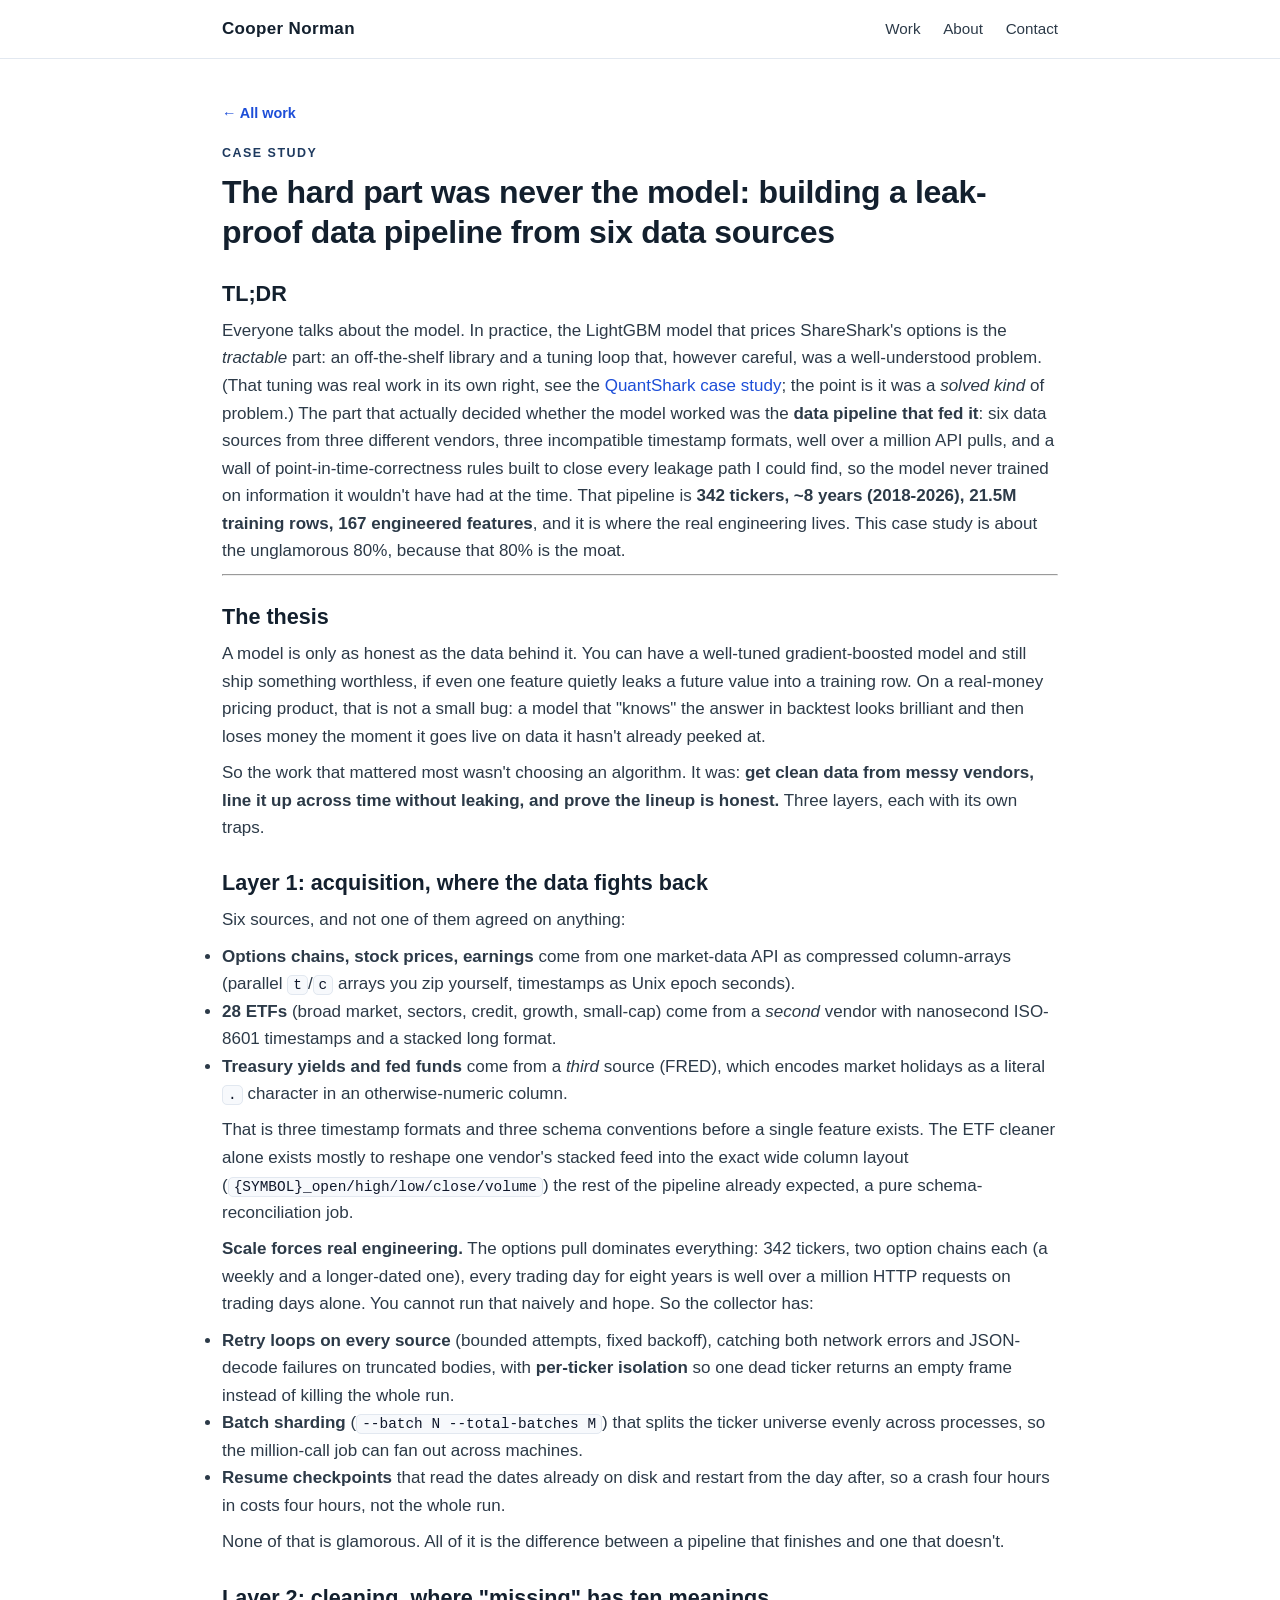
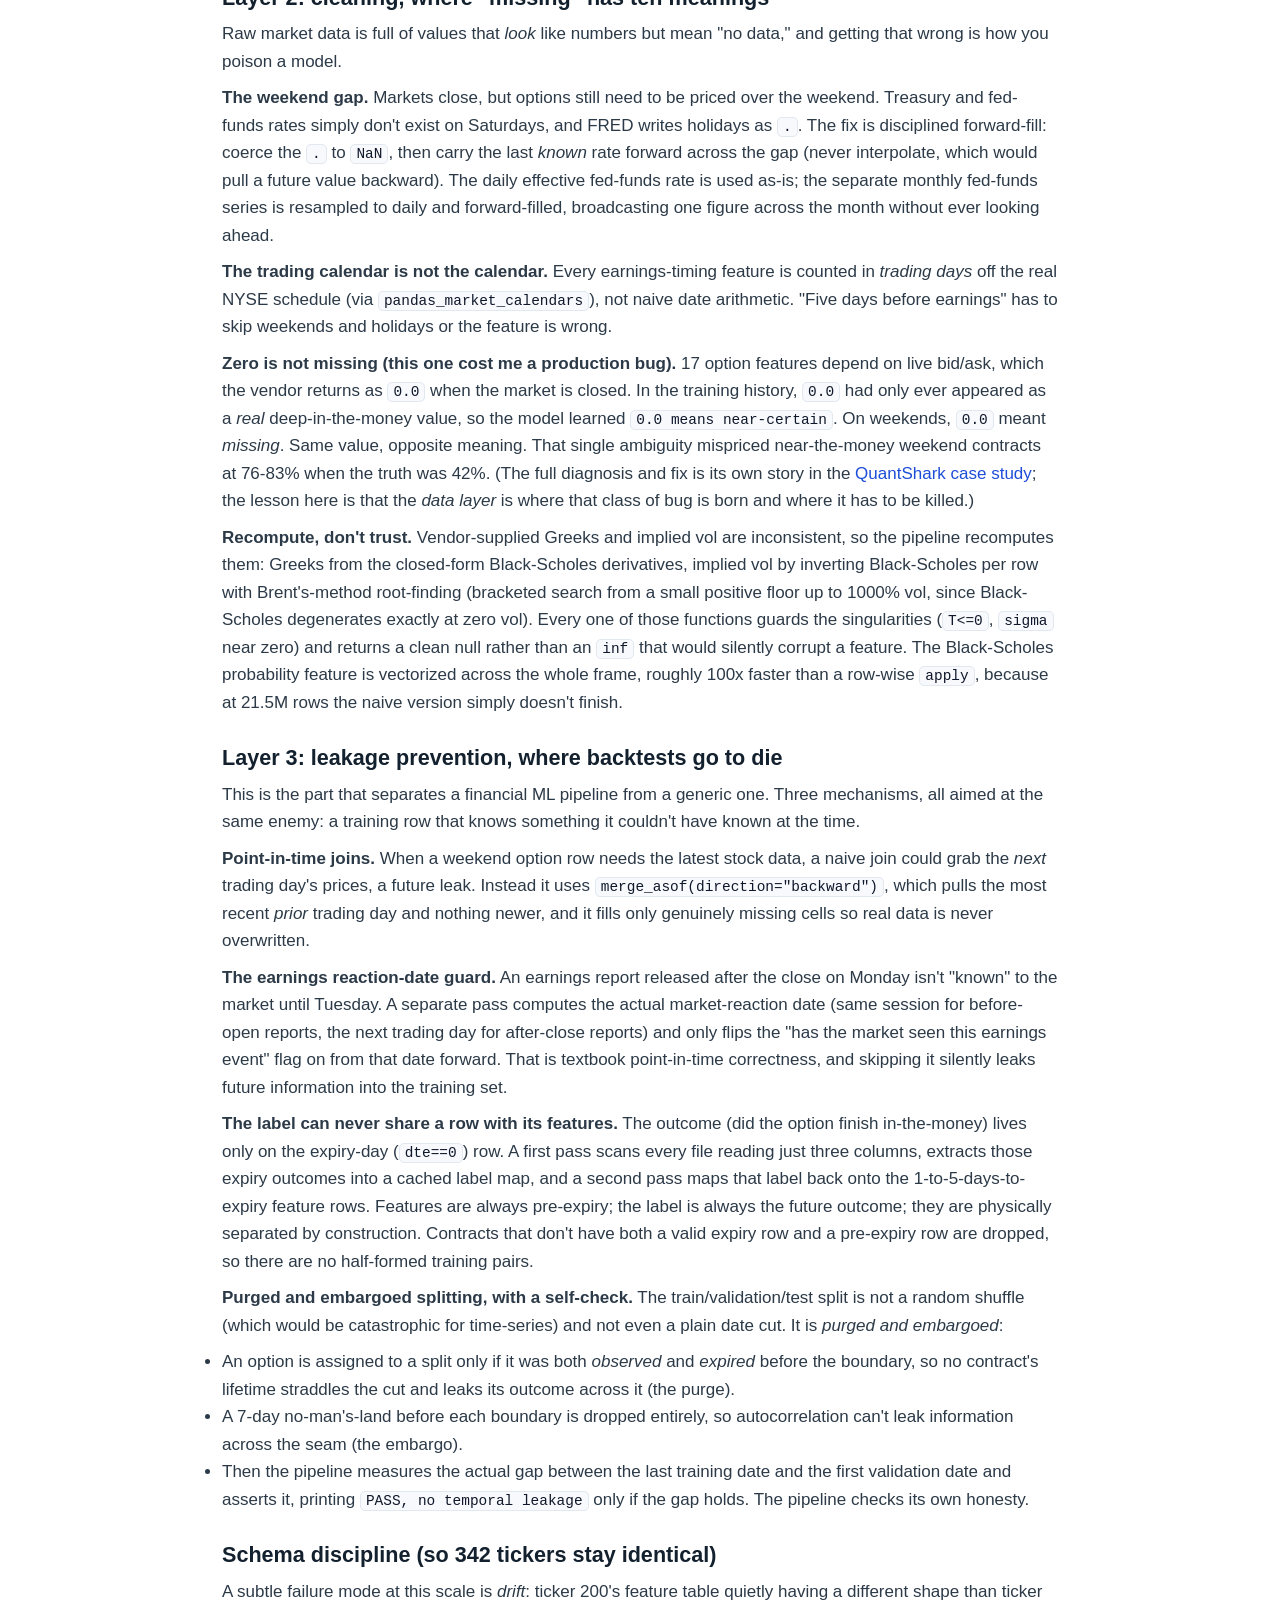
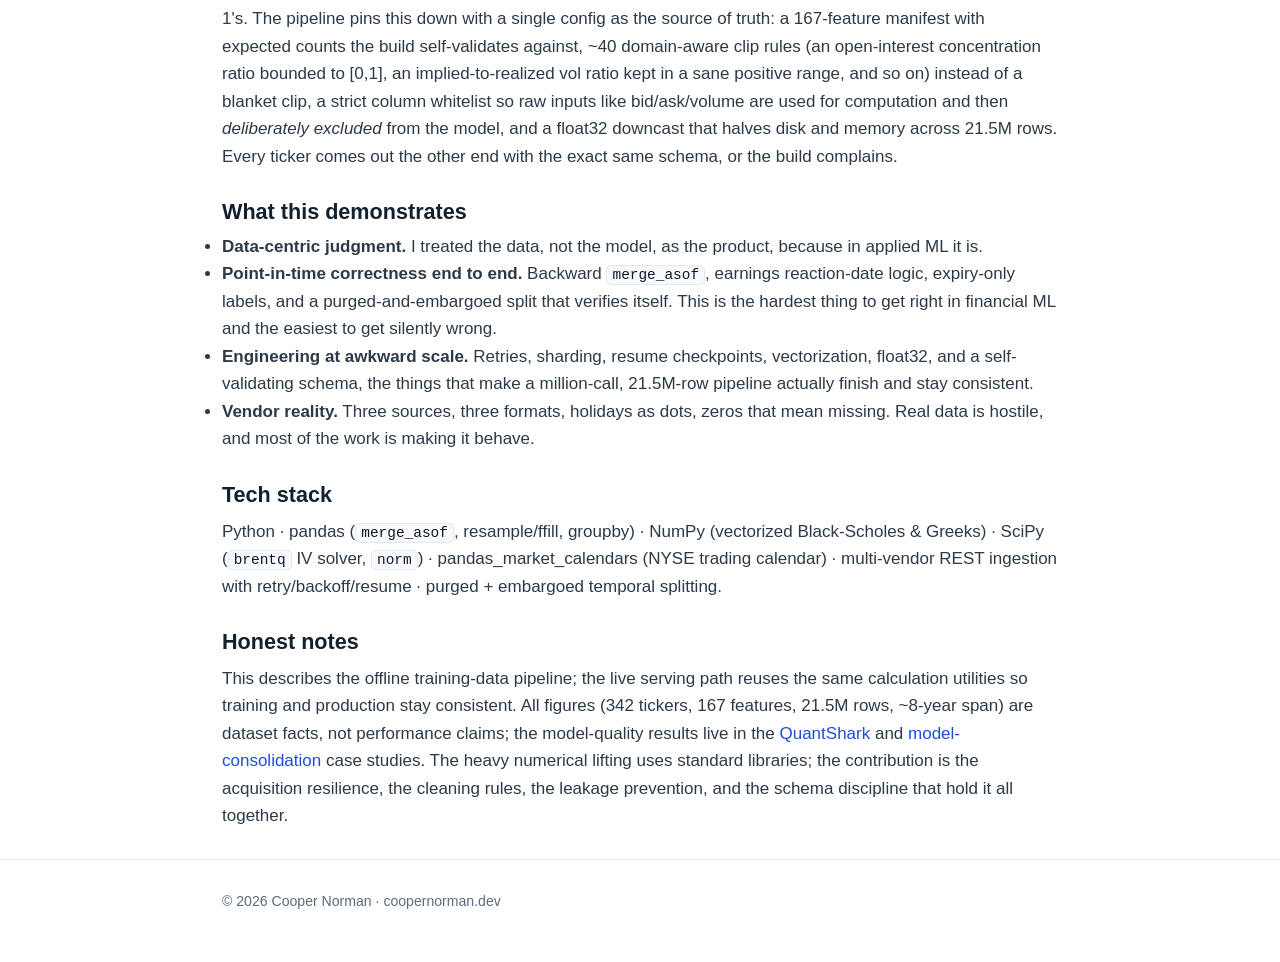
<file: case-studies/data-pipeline.html>
<!DOCTYPE html>
<html lang="en">
<head>
<meta charset="UTF-8">
<meta name="viewport" content="width=device-width, initial-scale=1.0">
<title>The hard part was never the model: building a leak-proof data pipeline from six data sources — Cooper Norman</title>
<meta name="description" content="TL;DR Everyone talks about the model. In practice, the LightGBM model that prices ShareShark's options is the tractable part: an off-the-shelf library and ">
<meta property="og:title" content="The hard part was never the model: building a leak-proof data pipeline from six data sources — Cooper Norman">
<meta property="og:description" content="TL;DR Everyone talks about the model. In practice, the LightGBM model that prices ShareShark's options is the tractable part: an off-the-shelf library and ">
<meta property="og:type" content="article">
<meta property="og:url" content="https://coopernorman.dev/case-studies/data-pipeline.html">
<link rel="stylesheet" href="../assets/style.css">
<link rel="icon" href="../assets/favicon.svg" type="image/svg+xml">
</head>
<body>
<nav class="nav">
  <div class="wrap">
    <a class="brand" href="../index.html" style="color:var(--ink)">Cooper Norman</a>
    <span class="links">
      <a href="../index.html#work">Work</a>
      <a href="../index.html#about">About</a>
      <a href="../index.html#contact">Contact</a>
    </span>
  </div>
</nav>
<article class="article">
  <div class="wrap">
    <a class="back" href="../index.html#work">← All work</a>
    <p class="eyebrow" style="margin-top:1rem">Case study</p>
    <h1>The hard part was never the model: building a leak-proof data pipeline from six data sources</h1>
<h2>TL;DR</h2>
<p>Everyone talks about the model. In practice, the LightGBM model that prices ShareShark's options is the <em>tractable</em> part: an off-the-shelf library and a tuning loop that, however careful, was a well-understood problem. (That tuning was real work in its own right, see the <a href="quantshark.html">QuantShark case study</a>; the point is it was a <em>solved kind</em> of problem.) The part that actually decided whether the model worked was the <strong>data pipeline that fed it</strong>: six data sources from three different vendors, three incompatible timestamp formats, well over a million API pulls, and a wall of point-in-time-correctness rules built to close every leakage path I could find, so the model never trained on information it wouldn't have had at the time. That pipeline is <strong>342 tickers, ~8 years (2018-2026), 21.5M training rows, 167 engineered features</strong>, and it is where the real engineering lives. This case study is about the unglamorous 80%, because that 80% is the moat.</p>
<hr />
<h2>The thesis</h2>
<p>A model is only as honest as the data behind it. You can have a well-tuned gradient-boosted model and still ship something worthless, if even one feature quietly leaks a future value into a training row. On a real-money pricing product, that is not a small bug: a model that "knows" the answer in backtest looks brilliant and then loses money the moment it goes live on data it hasn't already peeked at.</p>
<p>So the work that mattered most wasn't choosing an algorithm. It was: <strong>get clean data from messy vendors, line it up across time without leaking, and prove the lineup is honest.</strong> Three layers, each with its own traps.</p>
<h2>Layer 1: acquisition, where the data fights back</h2>
<p>Six sources, and not one of them agreed on anything:</p>
<ul>
<li><strong>Options chains, stock prices, earnings</strong> come from one market-data API as compressed column-arrays (parallel <code>t</code>/<code>c</code> arrays you zip yourself, timestamps as Unix epoch seconds).</li>
<li><strong>28 ETFs</strong> (broad market, sectors, credit, growth, small-cap) come from a <em>second</em> vendor with nanosecond ISO-8601 timestamps and a stacked long format.</li>
<li><strong>Treasury yields and fed funds</strong> come from a <em>third</em> source (FRED), which encodes market holidays as a literal <code>.</code> character in an otherwise-numeric column.</li>
</ul>
<p>That is three timestamp formats and three schema conventions before a single feature exists. The ETF cleaner alone exists mostly to reshape one vendor's stacked feed into the exact wide column layout (<code>{SYMBOL}_open/high/low/close/volume</code>) the rest of the pipeline already expected, a pure schema-reconciliation job.</p>
<p><strong>Scale forces real engineering.</strong> The options pull dominates everything: 342 tickers, two option chains each (a weekly and a longer-dated one), every trading day for eight years is well over a million HTTP requests on trading days alone. You cannot run that naively and hope. So the collector has:</p>
<ul>
<li><strong>Retry loops on every source</strong> (bounded attempts, fixed backoff), catching both network errors and JSON-decode failures on truncated bodies, with <strong>per-ticker isolation</strong> so one dead ticker returns an empty frame instead of killing the whole run.</li>
<li><strong>Batch sharding</strong> (<code>--batch N --total-batches M</code>) that splits the ticker universe evenly across processes, so the million-call job can fan out across machines.</li>
<li><strong>Resume checkpoints</strong> that read the dates already on disk and restart from the day after, so a crash four hours in costs four hours, not the whole run.</li>
</ul>
<p>None of that is glamorous. All of it is the difference between a pipeline that finishes and one that doesn't.</p>
<h2>Layer 2: cleaning, where "missing" has ten meanings</h2>
<p>Raw market data is full of values that <em>look</em> like numbers but mean "no data," and getting that wrong is how you poison a model.</p>
<p><strong>The weekend gap.</strong> Markets close, but options still need to be priced over the weekend. Treasury and fed-funds rates simply don't exist on Saturdays, and FRED writes holidays as <code>.</code>. The fix is disciplined forward-fill: coerce the <code>.</code> to <code>NaN</code>, then carry the last <em>known</em> rate forward across the gap (never interpolate, which would pull a future value backward). The daily effective fed-funds rate is used as-is; the separate monthly fed-funds series is resampled to daily and forward-filled, broadcasting one figure across the month without ever looking ahead.</p>
<p><strong>The trading calendar is not the calendar.</strong> Every earnings-timing feature is counted in <em>trading days</em> off the real NYSE schedule (via <code>pandas_market_calendars</code>), not naive date arithmetic. "Five days before earnings" has to skip weekends and holidays or the feature is wrong.</p>
<p><strong>Zero is not missing (this one cost me a production bug).</strong> 17 option features depend on live bid/ask, which the vendor returns as <code>0.0</code> when the market is closed. In the training history, <code>0.0</code> had only ever appeared as a <em>real</em> deep-in-the-money value, so the model learned <code>0.0 means near-certain</code>. On weekends, <code>0.0</code> meant <em>missing</em>. Same value, opposite meaning. That single ambiguity mispriced near-the-money weekend contracts at 76-83% when the truth was 42%. (The full diagnosis and fix is its own story in the <a href="quantshark.html">QuantShark case study</a>; the lesson here is that the <em>data layer</em> is where that class of bug is born and where it has to be killed.)</p>
<p><strong>Recompute, don't trust.</strong> Vendor-supplied Greeks and implied vol are inconsistent, so the pipeline recomputes them: Greeks from the closed-form Black-Scholes derivatives, implied vol by inverting Black-Scholes per row with Brent's-method root-finding (bracketed search from a small positive floor up to 1000% vol, since Black-Scholes degenerates exactly at zero vol). Every one of those functions guards the singularities (<code>T&lt;=0</code>, <code>sigma</code> near zero) and returns a clean null rather than an <code>inf</code> that would silently corrupt a feature. The Black-Scholes probability feature is vectorized across the whole frame, roughly 100x faster than a row-wise <code>apply</code>, because at 21.5M rows the naive version simply doesn't finish.</p>
<h2>Layer 3: leakage prevention, where backtests go to die</h2>
<p>This is the part that separates a financial ML pipeline from a generic one. Three mechanisms, all aimed at the same enemy: a training row that knows something it couldn't have known at the time.</p>
<p><strong>Point-in-time joins.</strong> When a weekend option row needs the latest stock data, a naive join could grab the <em>next</em> trading day's prices, a future leak. Instead it uses <code>merge_asof(direction="backward")</code>, which pulls the most recent <em>prior</em> trading day and nothing newer, and it fills only genuinely missing cells so real data is never overwritten.</p>
<p><strong>The earnings reaction-date guard.</strong> An earnings report released after the close on Monday isn't "known" to the market until Tuesday. A separate pass computes the actual market-reaction date (same session for before-open reports, the next trading day for after-close reports) and only flips the "has the market seen this earnings event" flag on from that date forward. That is textbook point-in-time correctness, and skipping it silently leaks future information into the training set.</p>
<p><strong>The label can never share a row with its features.</strong> The outcome (did the option finish in-the-money) lives only on the expiry-day (<code>dte==0</code>) row. A first pass scans every file reading just three columns, extracts those expiry outcomes into a cached label map, and a second pass maps that label back onto the 1-to-5-days-to-expiry feature rows. Features are always pre-expiry; the label is always the future outcome; they are physically separated by construction. Contracts that don't have both a valid expiry row and a pre-expiry row are dropped, so there are no half-formed training pairs.</p>
<p><strong>Purged and embargoed splitting, with a self-check.</strong> The train/validation/test split is not a random shuffle (which would be catastrophic for time-series) and not even a plain date cut. It is <em>purged and embargoed</em>:</p>
<ul>
<li>An option is assigned to a split only if it was both <em>observed</em> and <em>expired</em> before the boundary, so no contract's lifetime straddles the cut and leaks its outcome across it (the purge).</li>
<li>A 7-day no-man's-land before each boundary is dropped entirely, so autocorrelation can't leak information across the seam (the embargo).</li>
<li>Then the pipeline measures the actual gap between the last training date and the first validation date and asserts it, printing <code>PASS, no temporal leakage</code> only if the gap holds. The pipeline checks its own honesty.</li>
</ul>
<h2>Schema discipline (so 342 tickers stay identical)</h2>
<p>A subtle failure mode at this scale is <em>drift</em>: ticker 200's feature table quietly having a different shape than ticker 1's. The pipeline pins this down with a single config as the source of truth: a 167-feature manifest with expected counts the build self-validates against, ~40 domain-aware clip rules (an open-interest concentration ratio bounded to [0,1], an implied-to-realized vol ratio kept in a sane positive range, and so on) instead of a blanket clip, a strict column whitelist so raw inputs like bid/ask/volume are used for computation and then <em>deliberately excluded</em> from the model, and a float32 downcast that halves disk and memory across 21.5M rows. Every ticker comes out the other end with the exact same schema, or the build complains.</p>
<h2>What this demonstrates</h2>
<ul>
<li><strong>Data-centric judgment.</strong> I treated the data, not the model, as the product, because in applied ML it is.</li>
<li><strong>Point-in-time correctness end to end.</strong> Backward <code>merge_asof</code>, earnings reaction-date logic, expiry-only labels, and a purged-and-embargoed split that verifies itself. This is the hardest thing to get right in financial ML and the easiest to get silently wrong.</li>
<li><strong>Engineering at awkward scale.</strong> Retries, sharding, resume checkpoints, vectorization, float32, and a self-validating schema, the things that make a million-call, 21.5M-row pipeline actually finish and stay consistent.</li>
<li><strong>Vendor reality.</strong> Three sources, three formats, holidays as dots, zeros that mean missing. Real data is hostile, and most of the work is making it behave.</li>
</ul>
<h2>Tech stack</h2>
<p>Python · pandas (<code>merge_asof</code>, resample/ffill, groupby) · NumPy (vectorized Black-Scholes &amp; Greeks) · SciPy (<code>brentq</code> IV solver, <code>norm</code>) · pandas_market_calendars (NYSE trading calendar) · multi-vendor REST ingestion with retry/backoff/resume · purged + embargoed temporal splitting.</p>
<h2>Honest notes</h2>
<p>This describes the offline training-data pipeline; the live serving path reuses the same calculation utilities so training and production stay consistent. All figures (342 tickers, 167 features, 21.5M rows, ~8-year span) are dataset facts, not performance claims; the model-quality results live in the <a href="quantshark.html">QuantShark</a> and <a href="model-consolidation.html">model-consolidation</a> case studies. The heavy numerical lifting uses standard libraries; the contribution is the acquisition resilience, the cleaning rules, the leakage prevention, and the schema discipline that hold it all together.</p>
  </div>
</article>
<footer><div class="wrap">© 2026 Cooper Norman · coopernorman.dev</div></footer>
</body>
</html>
</file>
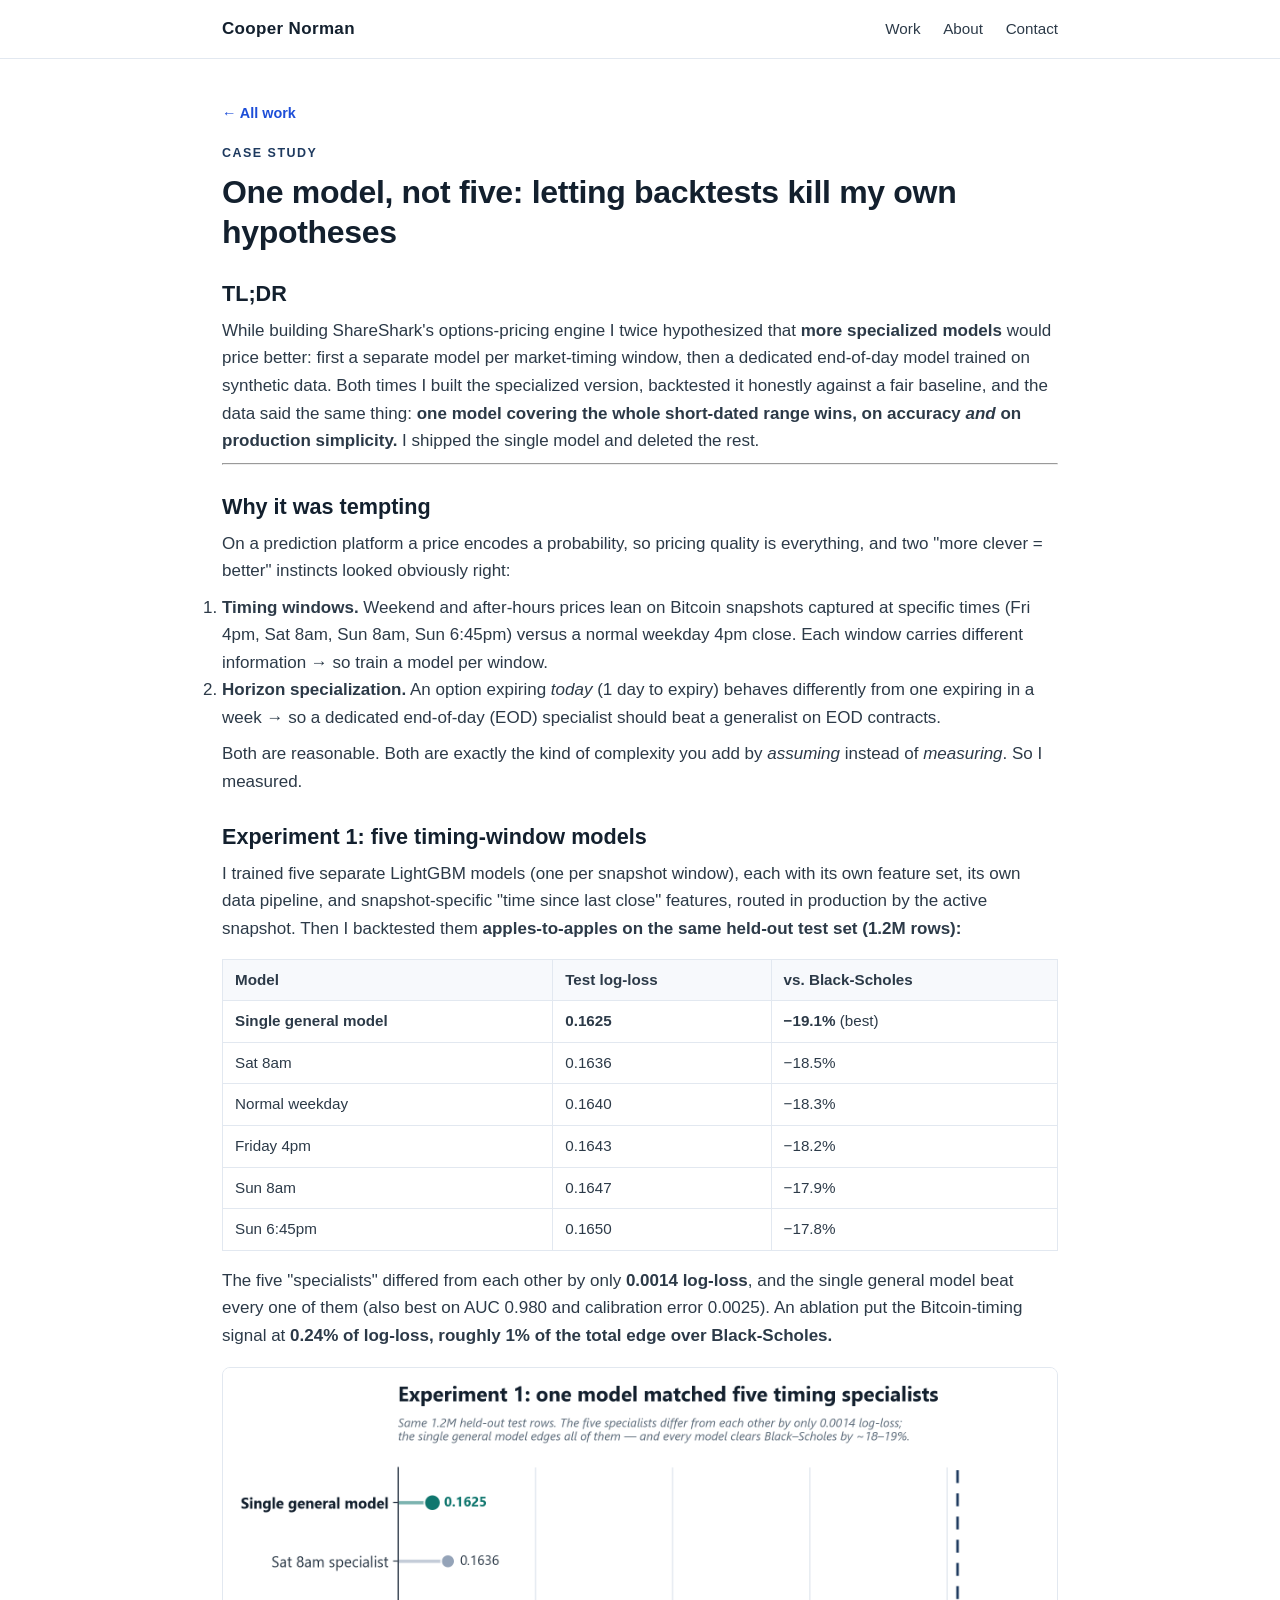
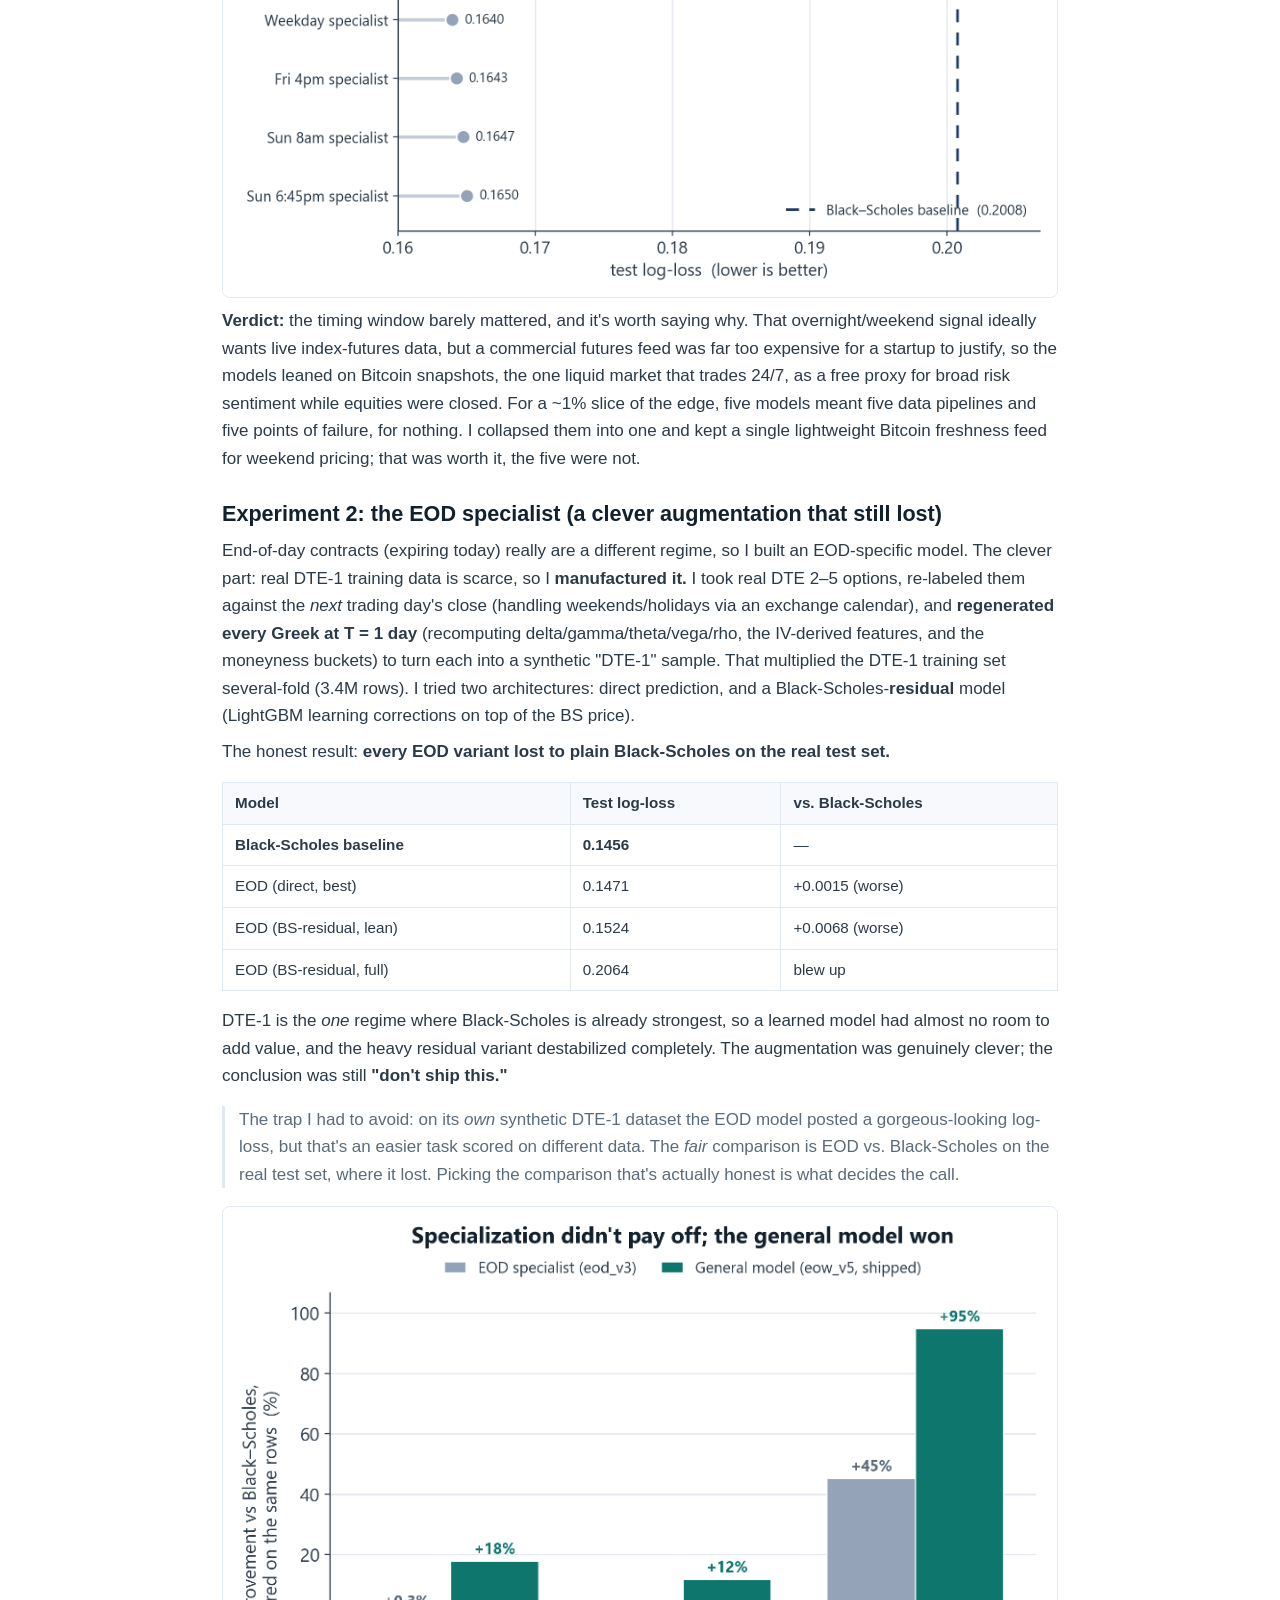
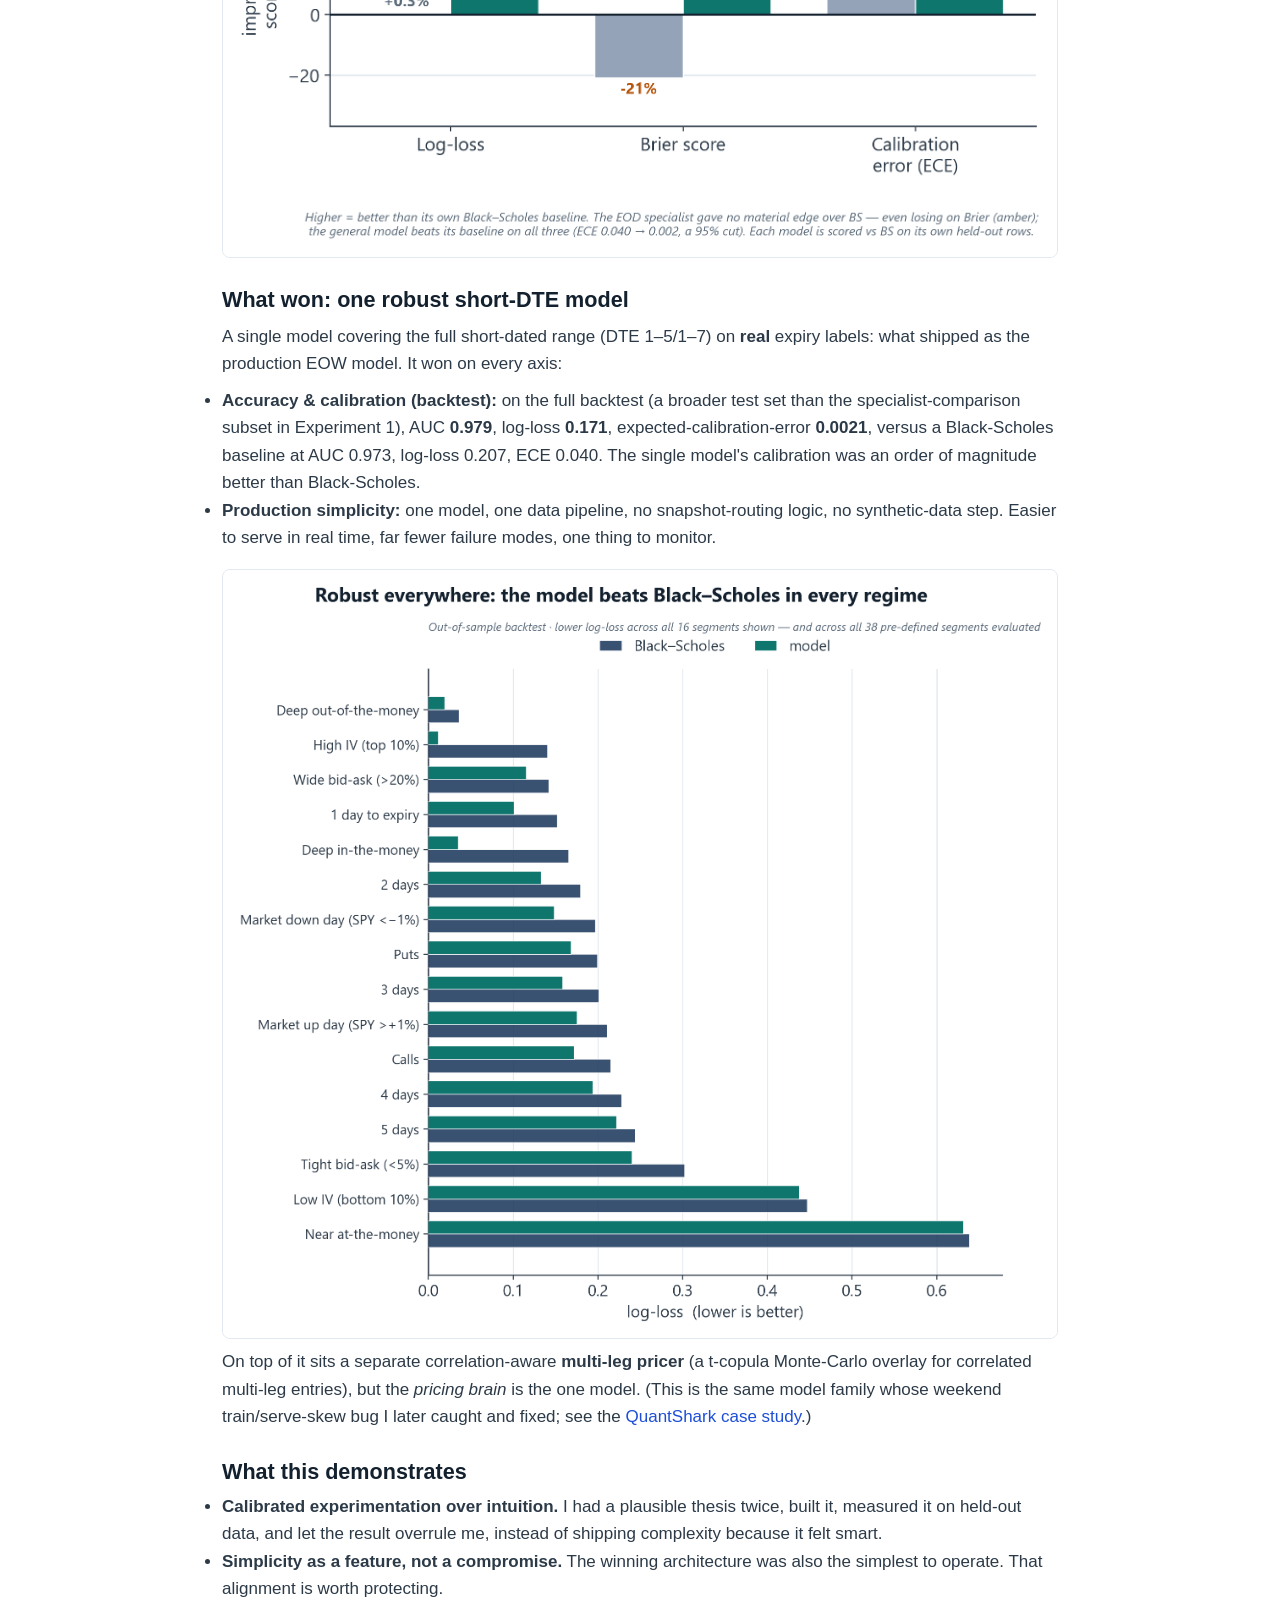
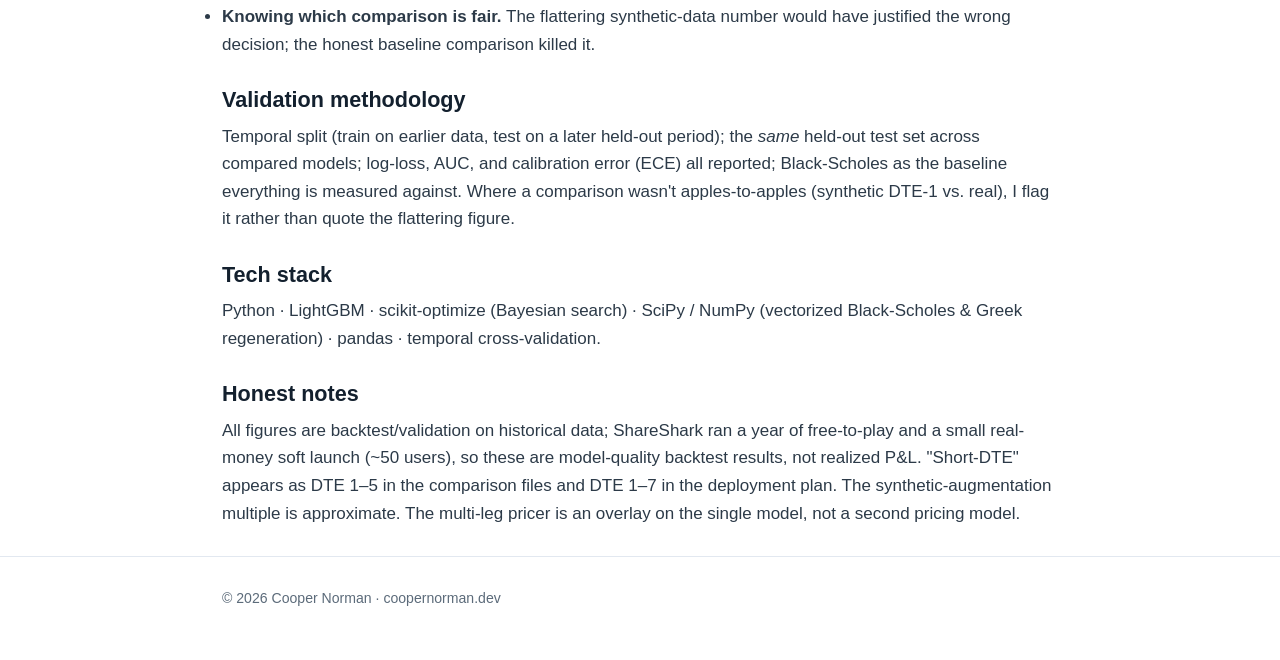
<file: case-studies/model-consolidation.html>
<!DOCTYPE html>
<html lang="en">
<head>
<meta charset="UTF-8">
<meta name="viewport" content="width=device-width, initial-scale=1.0">
<title>One model, not five: letting backtests kill my own hypotheses — Cooper Norman</title>
<meta name="description" content="TL;DR While building ShareShark's options-pricing engine I twice hypothesized that more specialized models would price better: first a separate model per m">
<meta property="og:title" content="One model, not five: letting backtests kill my own hypotheses — Cooper Norman">
<meta property="og:description" content="TL;DR While building ShareShark's options-pricing engine I twice hypothesized that more specialized models would price better: first a separate model per m">
<meta property="og:type" content="article">
<meta property="og:url" content="https://coopernorman.dev/case-studies/model-consolidation.html">
<link rel="stylesheet" href="../assets/style.css">
<link rel="icon" href="../assets/favicon.svg" type="image/svg+xml">
</head>
<body>
<nav class="nav">
  <div class="wrap">
    <a class="brand" href="../index.html" style="color:var(--ink)">Cooper Norman</a>
    <span class="links">
      <a href="../index.html#work">Work</a>
      <a href="../index.html#about">About</a>
      <a href="../index.html#contact">Contact</a>
    </span>
  </div>
</nav>
<article class="article">
  <div class="wrap">
    <a class="back" href="../index.html#work">← All work</a>
    <p class="eyebrow" style="margin-top:1rem">Case study</p>
    <h1>One model, not five: letting backtests kill my own hypotheses</h1>
<h2>TL;DR</h2>
<p>While building ShareShark's options-pricing engine I twice hypothesized that <strong>more specialized models</strong> would price better: first a separate model per market-timing window, then a dedicated end-of-day model trained on synthetic data. Both times I built the specialized version, backtested it honestly against a fair baseline, and the data said the same thing: <strong>one model covering the whole short-dated range wins, on accuracy <em>and</em> on production simplicity.</strong> I shipped the single model and deleted the rest.</p>
<hr />
<h2>Why it was tempting</h2>
<p>On a prediction platform a price encodes a probability, so pricing quality is everything, and two "more clever = better" instincts looked obviously right:</p>
<ol>
<li><strong>Timing windows.</strong> Weekend and after-hours prices lean on Bitcoin snapshots captured at specific times (Fri 4pm, Sat 8am, Sun 8am, Sun 6:45pm) versus a normal weekday 4pm close. Each window carries different information → so train a model per window.</li>
<li><strong>Horizon specialization.</strong> An option expiring <em>today</em> (1 day to expiry) behaves differently from one expiring in a week → so a dedicated end-of-day (EOD) specialist should beat a generalist on EOD contracts.</li>
</ol>
<p>Both are reasonable. Both are exactly the kind of complexity you add by <em>assuming</em> instead of <em>measuring</em>. So I measured.</p>
<h2>Experiment 1: five timing-window models</h2>
<p>I trained five separate LightGBM models (one per snapshot window), each with its own feature set, its own data pipeline, and snapshot-specific "time since last close" features, routed in production by the active snapshot. Then I backtested them <strong>apples-to-apples on the same held-out test set (1.2M rows):</strong></p>
<table>
<thead>
<tr>
<th>Model</th>
<th>Test log-loss</th>
<th>vs. Black-Scholes</th>
</tr>
</thead>
<tbody>
<tr>
<td><strong>Single general model</strong></td>
<td><strong>0.1625</strong></td>
<td><strong>−19.1%</strong> (best)</td>
</tr>
<tr>
<td>Sat 8am</td>
<td>0.1636</td>
<td>−18.5%</td>
</tr>
<tr>
<td>Normal weekday</td>
<td>0.1640</td>
<td>−18.3%</td>
</tr>
<tr>
<td>Friday 4pm</td>
<td>0.1643</td>
<td>−18.2%</td>
</tr>
<tr>
<td>Sun 8am</td>
<td>0.1647</td>
<td>−17.9%</td>
</tr>
<tr>
<td>Sun 6:45pm</td>
<td>0.1650</td>
<td>−17.8%</td>
</tr>
</tbody>
</table>
<p>The five "specialists" differed from each other by only <strong>0.0014 log-loss</strong>, and the single general model beat every one of them (also best on AUC 0.980 and calibration error 0.0025). An ablation put the Bitcoin-timing signal at <strong>0.24% of log-loss, roughly 1% of the total edge over Black-Scholes.</strong></p>
<p><img alt="Five timing-window specialists vs. one general model, same 1.2M held-out test rows (backtest)" src="../assets/img/five_specialists_vs_one_real.png" /></p>
<p><strong>Verdict:</strong> the timing window barely mattered, and it's worth saying why. That overnight/weekend signal ideally wants live index-futures data, but a commercial futures feed was far too expensive for a startup to justify, so the models leaned on Bitcoin snapshots, the one liquid market that trades 24/7, as a free proxy for broad risk sentiment while equities were closed. For a ~1% slice of the edge, five models meant five data pipelines and five points of failure, for nothing. I collapsed them into one and kept a single lightweight Bitcoin freshness feed for weekend pricing; that was worth it, the five were not.</p>
<h2>Experiment 2: the EOD specialist (a clever augmentation that still lost)</h2>
<p>End-of-day contracts (expiring today) really are a different regime, so I built an EOD-specific model. The clever part: real DTE-1 training data is scarce, so I <strong>manufactured it.</strong> I took real DTE 2–5 options, re-labeled them against the <em>next</em> trading day's close (handling weekends/holidays via an exchange calendar), and <strong>regenerated every Greek at T = 1 day</strong> (recomputing delta/gamma/theta/vega/rho, the IV-derived features, and the moneyness buckets) to turn each into a synthetic "DTE-1" sample. That multiplied the DTE-1 training set several-fold (3.4M rows). I tried two architectures: direct prediction, and a Black-Scholes-<strong>residual</strong> model (LightGBM learning corrections on top of the BS price).</p>
<p>The honest result: <strong>every EOD variant lost to plain Black-Scholes on the real test set.</strong></p>
<table>
<thead>
<tr>
<th>Model</th>
<th>Test log-loss</th>
<th>vs. Black-Scholes</th>
</tr>
</thead>
<tbody>
<tr>
<td><strong>Black-Scholes baseline</strong></td>
<td><strong>0.1456</strong></td>
<td>—</td>
</tr>
<tr>
<td>EOD (direct, best)</td>
<td>0.1471</td>
<td>+0.0015 (worse)</td>
</tr>
<tr>
<td>EOD (BS-residual, lean)</td>
<td>0.1524</td>
<td>+0.0068 (worse)</td>
</tr>
<tr>
<td>EOD (BS-residual, full)</td>
<td>0.2064</td>
<td>blew up</td>
</tr>
</tbody>
</table>
<p>DTE-1 is the <em>one</em> regime where Black-Scholes is already strongest, so a learned model had almost no room to add value, and the heavy residual variant destabilized completely. The augmentation was genuinely clever; the conclusion was still <strong>"don't ship this."</strong></p>
<blockquote>
<p>The trap I had to avoid: on its <em>own</em> synthetic DTE-1 dataset the EOD model posted a gorgeous-looking log-loss, but that's an easier task scored on different data. The <em>fair</em> comparison is EOD vs. Black-Scholes on the real test set, where it lost. Picking the comparison that's actually honest is what decides the call.</p>
</blockquote>
<p><img alt="EOD specialist vs. the general model, each scored against its own Black-Scholes baseline (backtest)" src="../assets/img/model_consolidation_comparison_real.png" /></p>
<h2>What won: one robust short-DTE model</h2>
<p>A single model covering the full short-dated range (DTE 1–5/1–7) on <strong>real</strong> expiry labels: what shipped as the production EOW model. It won on every axis:</p>
<ul>
<li><strong>Accuracy &amp; calibration (backtest):</strong> on the full backtest (a broader test set than the specialist-comparison subset in Experiment 1), AUC <strong>0.979</strong>, log-loss <strong>0.171</strong>, expected-calibration-error <strong>0.0021</strong>, versus a Black-Scholes baseline at AUC 0.973, log-loss 0.207, ECE 0.040. The single model's calibration was an order of magnitude better than Black-Scholes.</li>
<li><strong>Production simplicity:</strong> one model, one data pipeline, no snapshot-routing logic, no synthetic-data step. Easier to serve in real time, far fewer failure modes, one thing to monitor.</li>
</ul>
<p><img alt="The shipped model beats Black-Scholes log-loss in every market regime (backtest)" src="../assets/img/regime_calibration_real.png" /></p>
<p>On top of it sits a separate correlation-aware <strong>multi-leg pricer</strong> (a t-copula Monte-Carlo overlay for correlated multi-leg entries), but the <em>pricing brain</em> is the one model. (This is the same model family whose weekend train/serve-skew bug I later caught and fixed; see the <a href="quantshark.html">QuantShark case study</a>.)</p>
<h2>What this demonstrates</h2>
<ul>
<li><strong>Calibrated experimentation over intuition.</strong> I had a plausible thesis twice, built it, measured it on held-out data, and let the result overrule me, instead of shipping complexity because it felt smart.</li>
<li><strong>Simplicity as a feature, not a compromise.</strong> The winning architecture was also the simplest to operate. That alignment is worth protecting.</li>
<li><strong>Knowing which comparison is fair.</strong> The flattering synthetic-data number would have justified the wrong decision; the honest baseline comparison killed it.</li>
</ul>
<h2>Validation methodology</h2>
<p>Temporal split (train on earlier data, test on a later held-out period); the <em>same</em> held-out test set across compared models; log-loss, AUC, and calibration error (ECE) all reported; Black-Scholes as the baseline everything is measured against. Where a comparison wasn't apples-to-apples (synthetic DTE-1 vs. real), I flag it rather than quote the flattering figure.</p>
<h2>Tech stack</h2>
<p>Python · LightGBM · scikit-optimize (Bayesian search) · SciPy / NumPy (vectorized Black-Scholes &amp; Greek regeneration) · pandas · temporal cross-validation.</p>
<h2>Honest notes</h2>
<p>All figures are backtest/validation on historical data; ShareShark ran a year of free-to-play and a small real-money soft launch (~50 users), so these are model-quality backtest results, not realized P&amp;L. "Short-DTE" appears as DTE 1–5 in the comparison files and DTE 1–7 in the deployment plan. The synthetic-augmentation multiple is approximate. The multi-leg pricer is an overlay on the single model, not a second pricing model.</p>
  </div>
</article>
<footer><div class="wrap">© 2026 Cooper Norman · coopernorman.dev</div></footer>
</body>
</html>
</file>
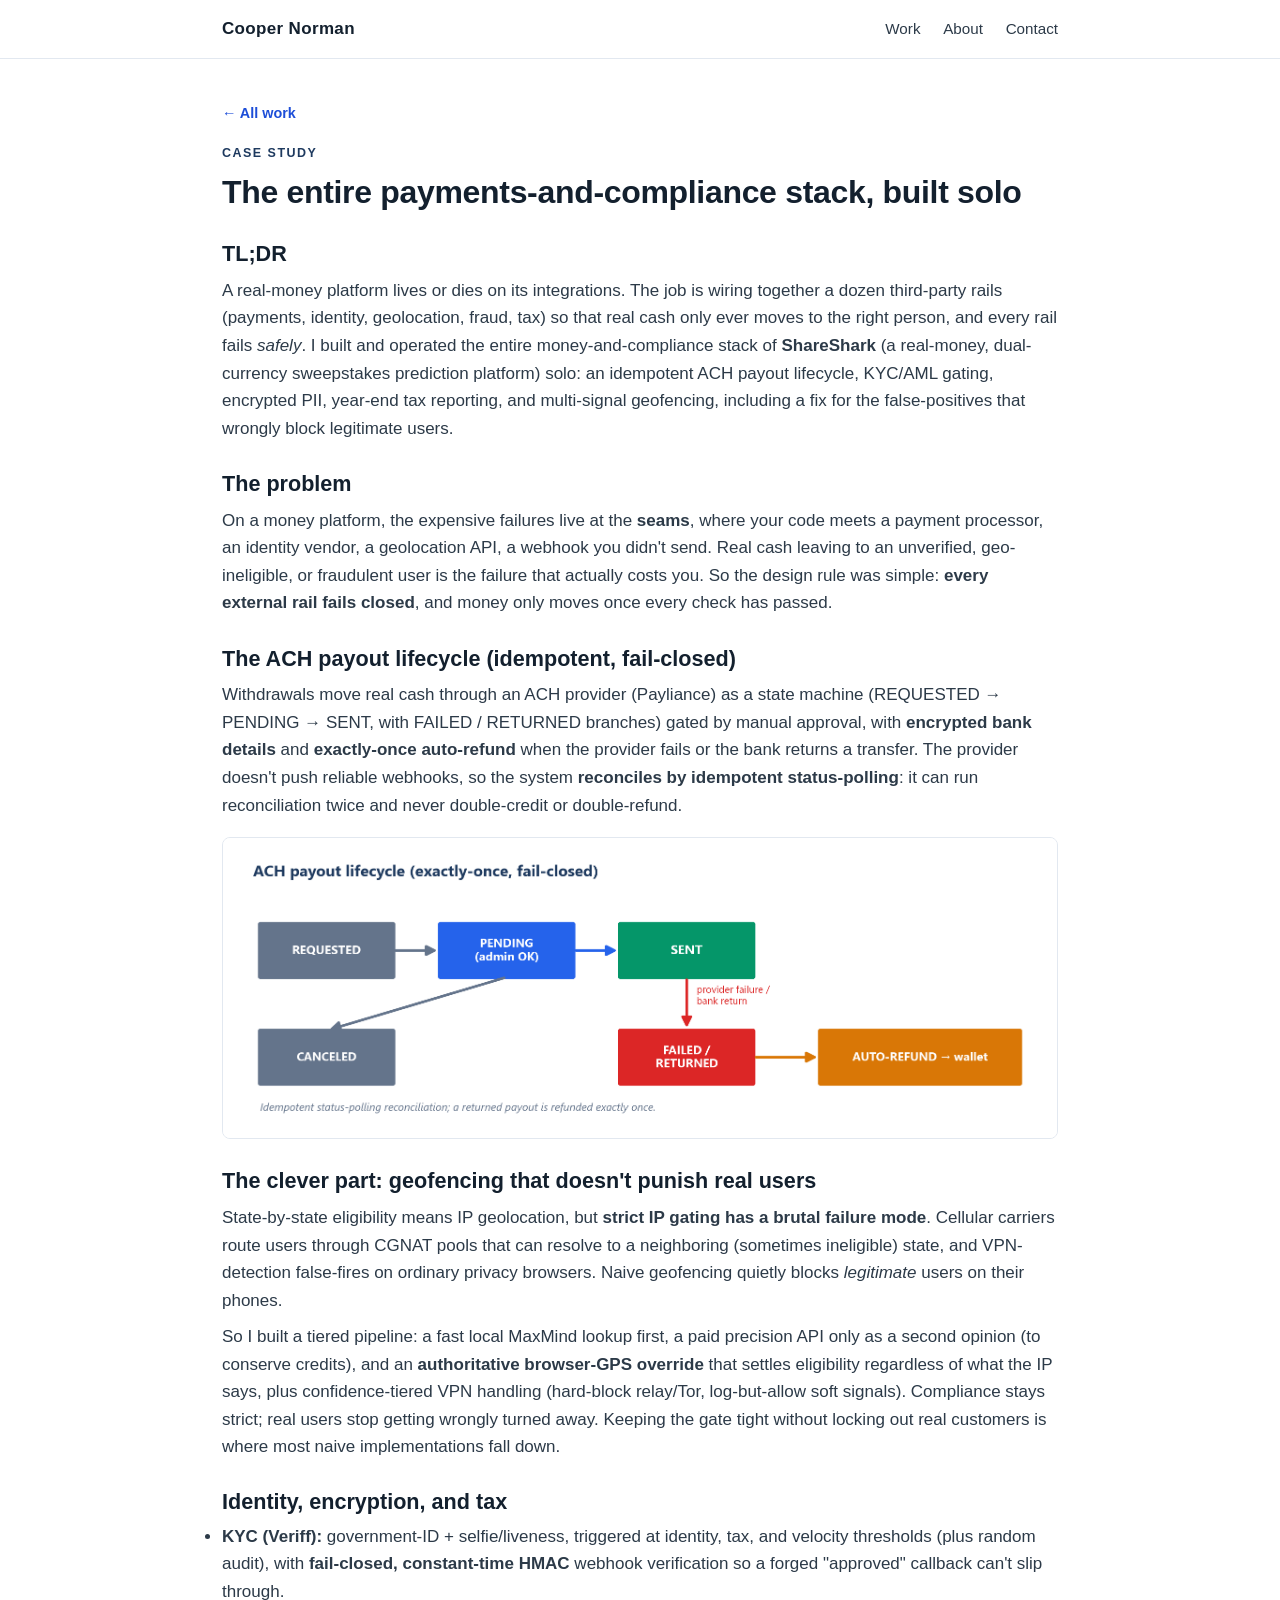
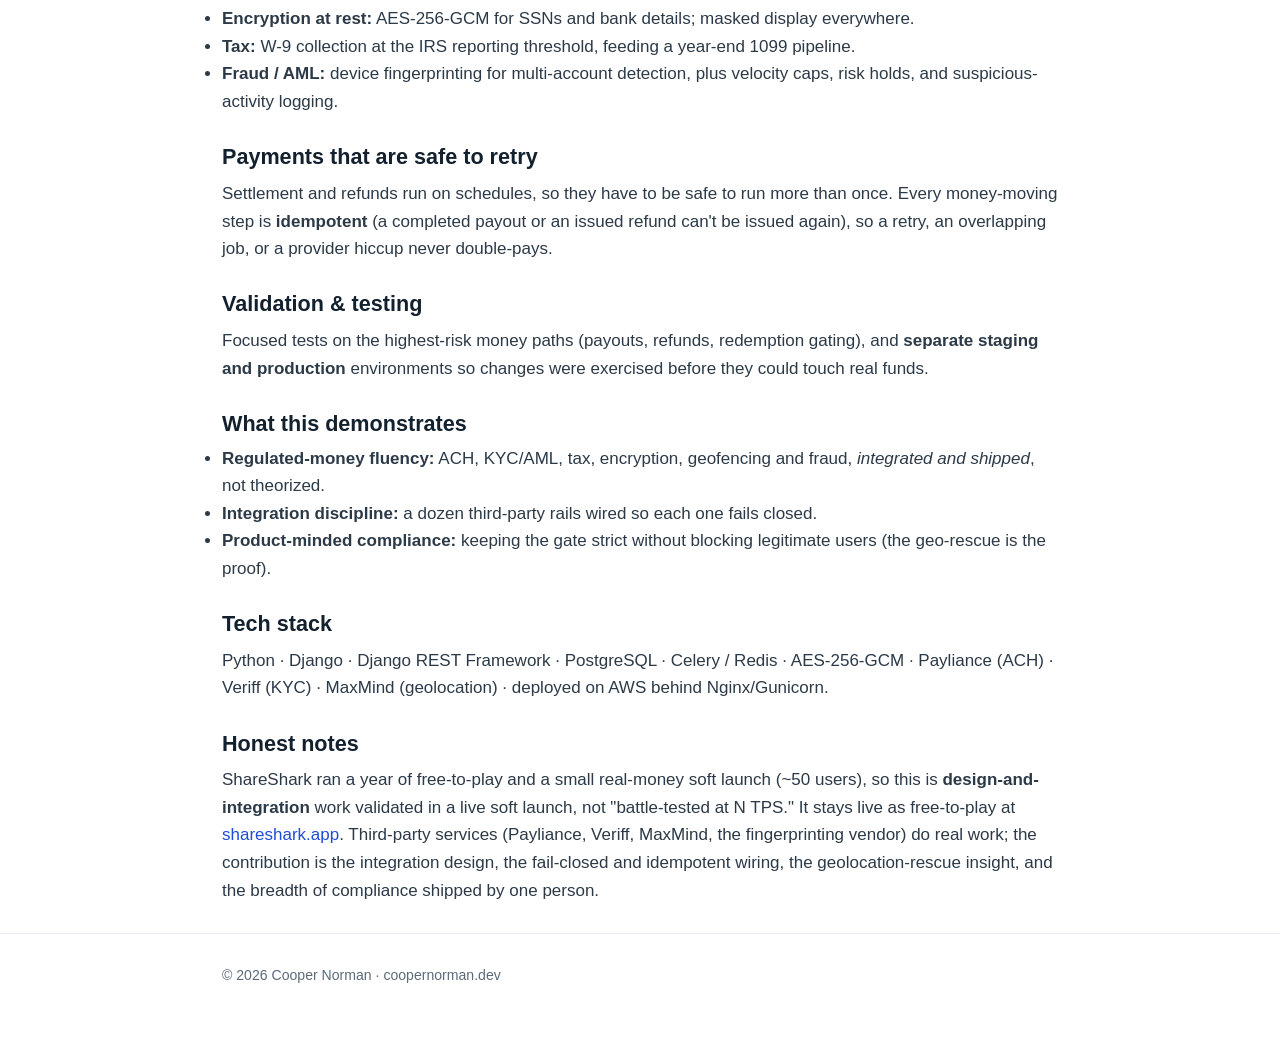
<file: case-studies/money-core.html>
<!DOCTYPE html>
<html lang="en">
<head>
<meta charset="UTF-8">
<meta name="viewport" content="width=device-width, initial-scale=1.0">
<title>The entire payments-and-compliance stack, built solo — Cooper Norman</title>
<meta name="description" content="TL;DR A real-money platform lives or dies on its integrations. The job is wiring together a dozen third-party rails (payments, identity, geolocation, fraud">
<meta property="og:title" content="The entire payments-and-compliance stack, built solo — Cooper Norman">
<meta property="og:description" content="TL;DR A real-money platform lives or dies on its integrations. The job is wiring together a dozen third-party rails (payments, identity, geolocation, fraud">
<meta property="og:type" content="article">
<meta property="og:url" content="https://coopernorman.dev/case-studies/money-core.html">
<link rel="stylesheet" href="../assets/style.css">
<link rel="icon" href="../assets/favicon.svg" type="image/svg+xml">
</head>
<body>
<nav class="nav">
  <div class="wrap">
    <a class="brand" href="../index.html" style="color:var(--ink)">Cooper Norman</a>
    <span class="links">
      <a href="../index.html#work">Work</a>
      <a href="../index.html#about">About</a>
      <a href="../index.html#contact">Contact</a>
    </span>
  </div>
</nav>
<article class="article">
  <div class="wrap">
    <a class="back" href="../index.html#work">← All work</a>
    <p class="eyebrow" style="margin-top:1rem">Case study</p>
    <h1>The entire payments-and-compliance stack, built solo</h1>
<h2>TL;DR</h2>
<p>A real-money platform lives or dies on its integrations. The job is wiring together a dozen third-party rails (payments, identity, geolocation, fraud, tax) so that real cash only ever moves to the right person, and every rail fails <em>safely</em>. I built and operated the entire money-and-compliance stack of <strong>ShareShark</strong> (a real-money, dual-currency sweepstakes prediction platform) solo: an idempotent ACH payout lifecycle, KYC/AML gating, encrypted PII, year-end tax reporting, and multi-signal geofencing, including a fix for the false-positives that wrongly block legitimate users.</p>
<h2>The problem</h2>
<p>On a money platform, the expensive failures live at the <strong>seams</strong>, where your code meets a payment processor, an identity vendor, a geolocation API, a webhook you didn't send. Real cash leaving to an unverified, geo-ineligible, or fraudulent user is the failure that actually costs you. So the design rule was simple: <strong>every external rail fails closed</strong>, and money only moves once every check has passed.</p>
<h2>The ACH payout lifecycle (idempotent, fail-closed)</h2>
<p>Withdrawals move real cash through an ACH provider (Payliance) as a state machine (REQUESTED → PENDING → SENT, with FAILED / RETURNED branches) gated by manual approval, with <strong>encrypted bank details</strong> and <strong>exactly-once auto-refund</strong> when the provider fails or the bank returns a transfer. The provider doesn't push reliable webhooks, so the system <strong>reconciles by idempotent status-polling</strong>: it can run reconciliation twice and never double-credit or double-refund.</p>
<p><img alt="ACH payout lifecycle" src="../assets/img/payout_state_machine.png" /></p>
<h2>The clever part: geofencing that doesn't punish real users</h2>
<p>State-by-state eligibility means IP geolocation, but <strong>strict IP gating has a brutal failure mode</strong>. Cellular carriers route users through CGNAT pools that can resolve to a neighboring (sometimes ineligible) state, and VPN-detection false-fires on ordinary privacy browsers. Naive geofencing quietly blocks <em>legitimate</em> users on their phones.</p>
<p>So I built a tiered pipeline: a fast local MaxMind lookup first, a paid precision API only as a second opinion (to conserve credits), and an <strong>authoritative browser-GPS override</strong> that settles eligibility regardless of what the IP says, plus confidence-tiered VPN handling (hard-block relay/Tor, log-but-allow soft signals). Compliance stays strict; real users stop getting wrongly turned away. Keeping the gate tight without locking out real customers is where most naive implementations fall down.</p>
<h2>Identity, encryption, and tax</h2>
<ul>
<li><strong>KYC (Veriff):</strong> government-ID + selfie/liveness, triggered at identity, tax, and velocity thresholds (plus random audit), with <strong>fail-closed, constant-time HMAC</strong> webhook verification so a forged "approved" callback can't slip through.</li>
<li><strong>Encryption at rest:</strong> AES-256-GCM for SSNs and bank details; masked display everywhere.</li>
<li><strong>Tax:</strong> W-9 collection at the IRS reporting threshold, feeding a year-end 1099 pipeline.</li>
<li><strong>Fraud / AML:</strong> device fingerprinting for multi-account detection, plus velocity caps, risk holds, and suspicious-activity logging.</li>
</ul>
<h2>Payments that are safe to retry</h2>
<p>Settlement and refunds run on schedules, so they have to be safe to run more than once. Every money-moving step is <strong>idempotent</strong> (a completed payout or an issued refund can't be issued again), so a retry, an overlapping job, or a provider hiccup never double-pays.</p>
<h2>Validation &amp; testing</h2>
<p>Focused tests on the highest-risk money paths (payouts, refunds, redemption gating), and <strong>separate staging and production</strong> environments so changes were exercised before they could touch real funds.</p>
<h2>What this demonstrates</h2>
<ul>
<li><strong>Regulated-money fluency:</strong> ACH, KYC/AML, tax, encryption, geofencing and fraud, <em>integrated and shipped</em>, not theorized.</li>
<li><strong>Integration discipline:</strong> a dozen third-party rails wired so each one fails closed.</li>
<li><strong>Product-minded compliance:</strong> keeping the gate strict without blocking legitimate users (the geo-rescue is the proof).</li>
</ul>
<h2>Tech stack</h2>
<p>Python · Django · Django REST Framework · PostgreSQL · Celery / Redis · AES-256-GCM · Payliance (ACH) · Veriff (KYC) · MaxMind (geolocation) · deployed on AWS behind Nginx/Gunicorn.</p>
<h2>Honest notes</h2>
<p>ShareShark ran a year of free-to-play and a small real-money soft launch (~50 users), so this is <strong>design-and-integration</strong> work validated in a live soft launch, not "battle-tested at N TPS." It stays live as free-to-play at <a href="https://shareshark.app">shareshark.app</a>. Third-party services (Payliance, Veriff, MaxMind, the fingerprinting vendor) do real work; the contribution is the integration design, the fail-closed and idempotent wiring, the geolocation-rescue insight, and the breadth of compliance shipped by one person.</p>
  </div>
</article>
<footer><div class="wrap">© 2026 Cooper Norman · coopernorman.dev</div></footer>
</body>
</html>
</file>
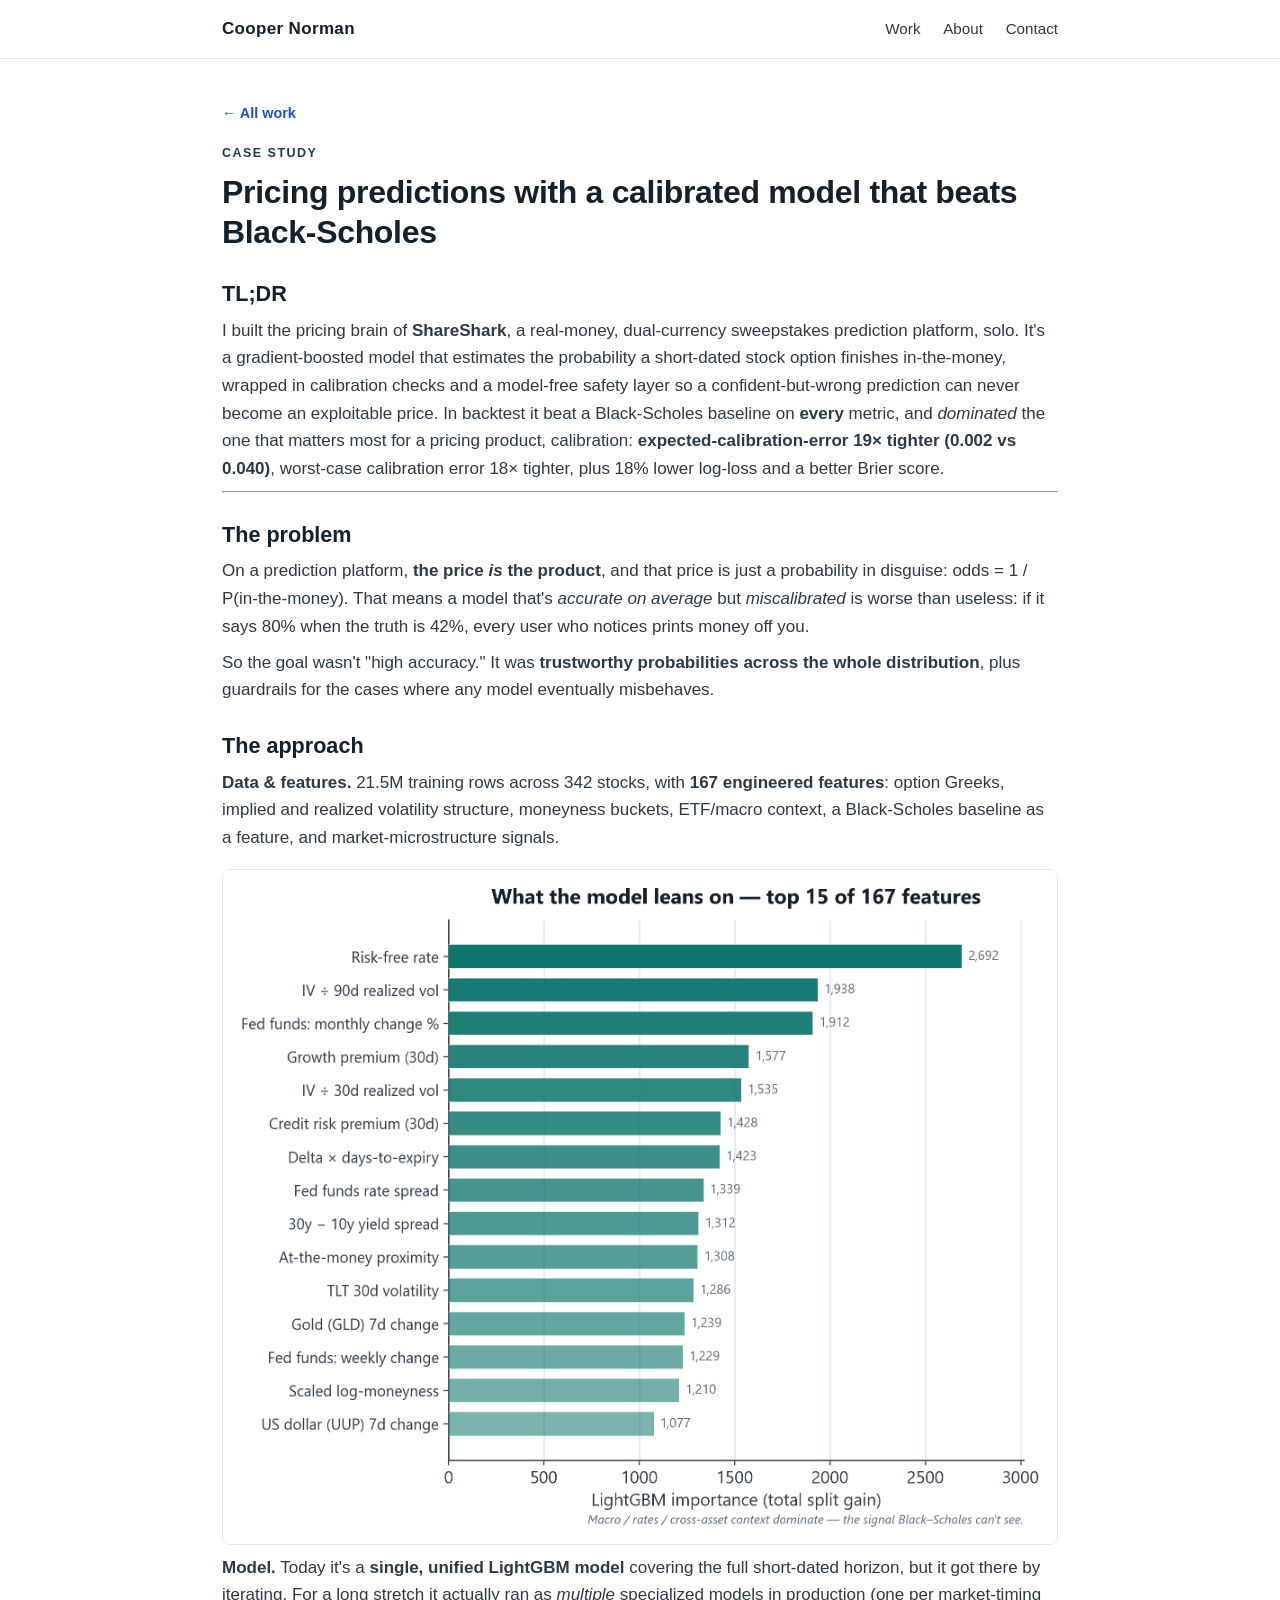
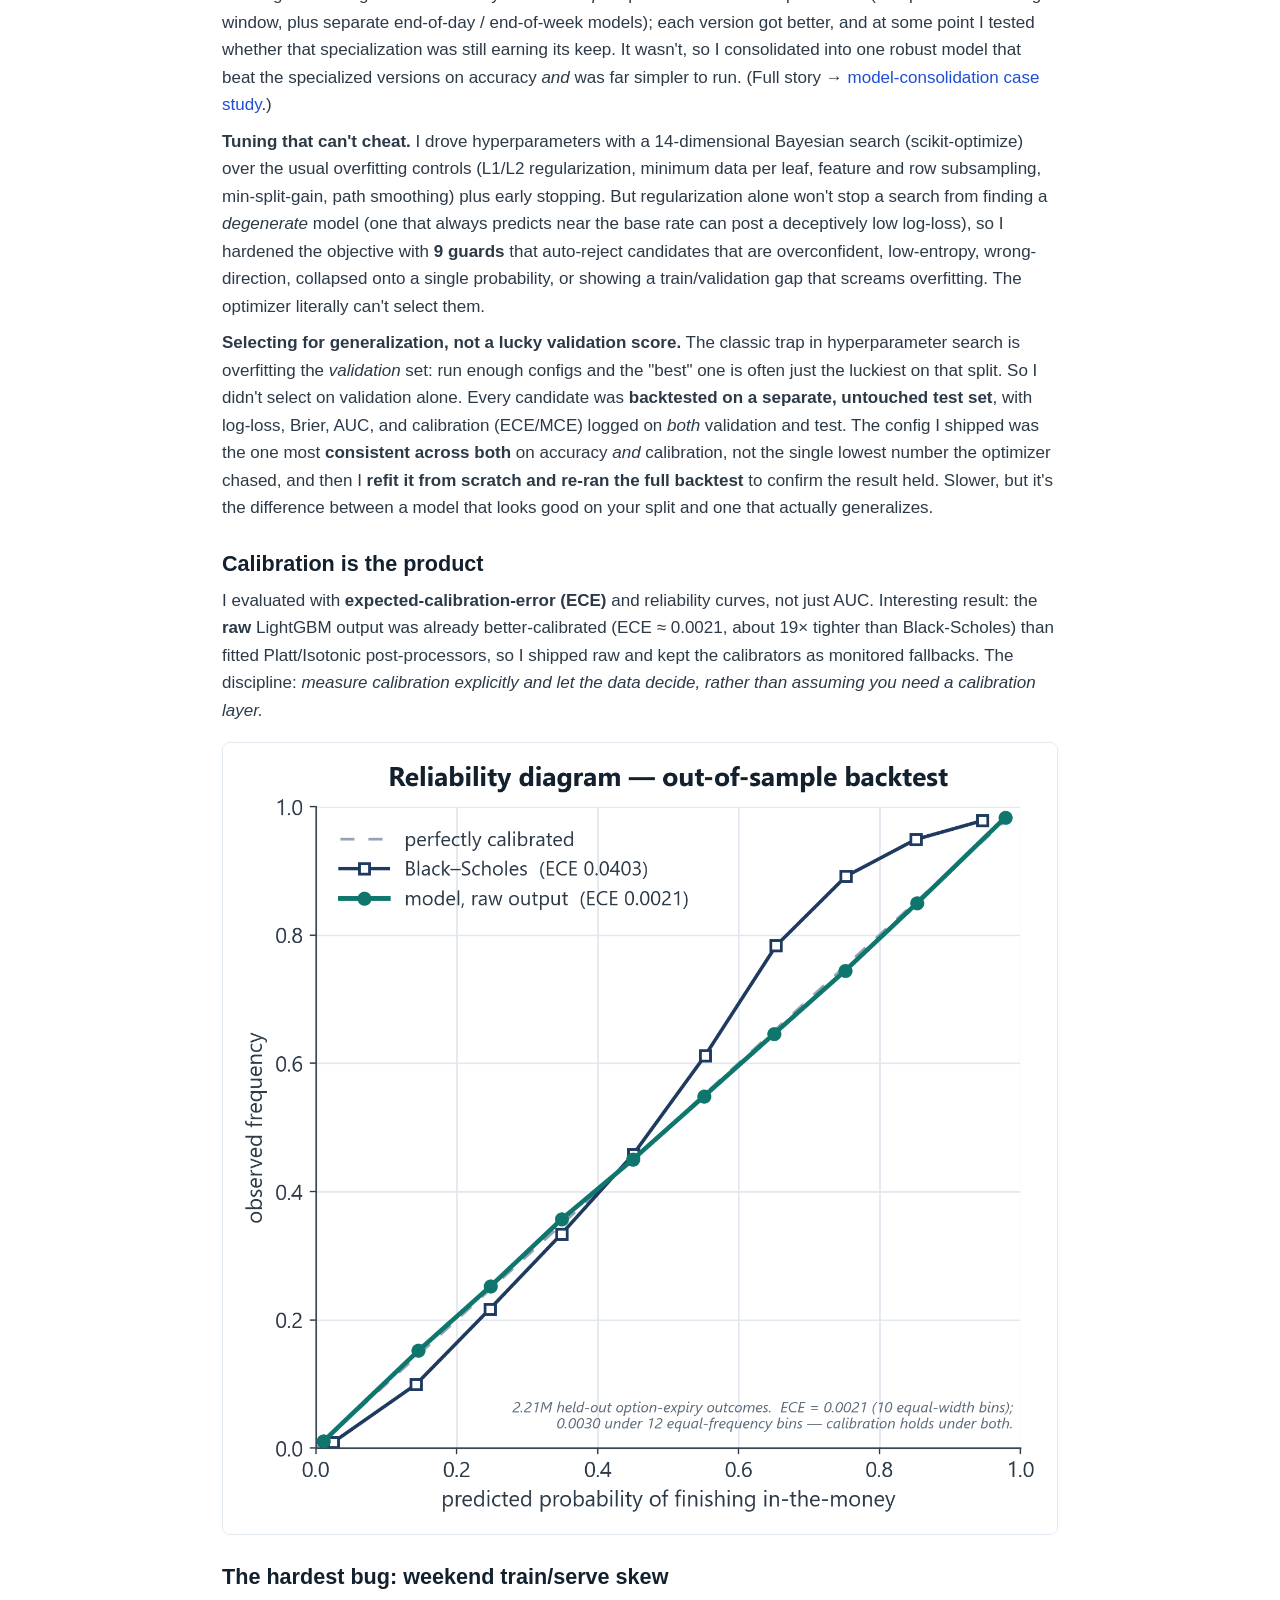
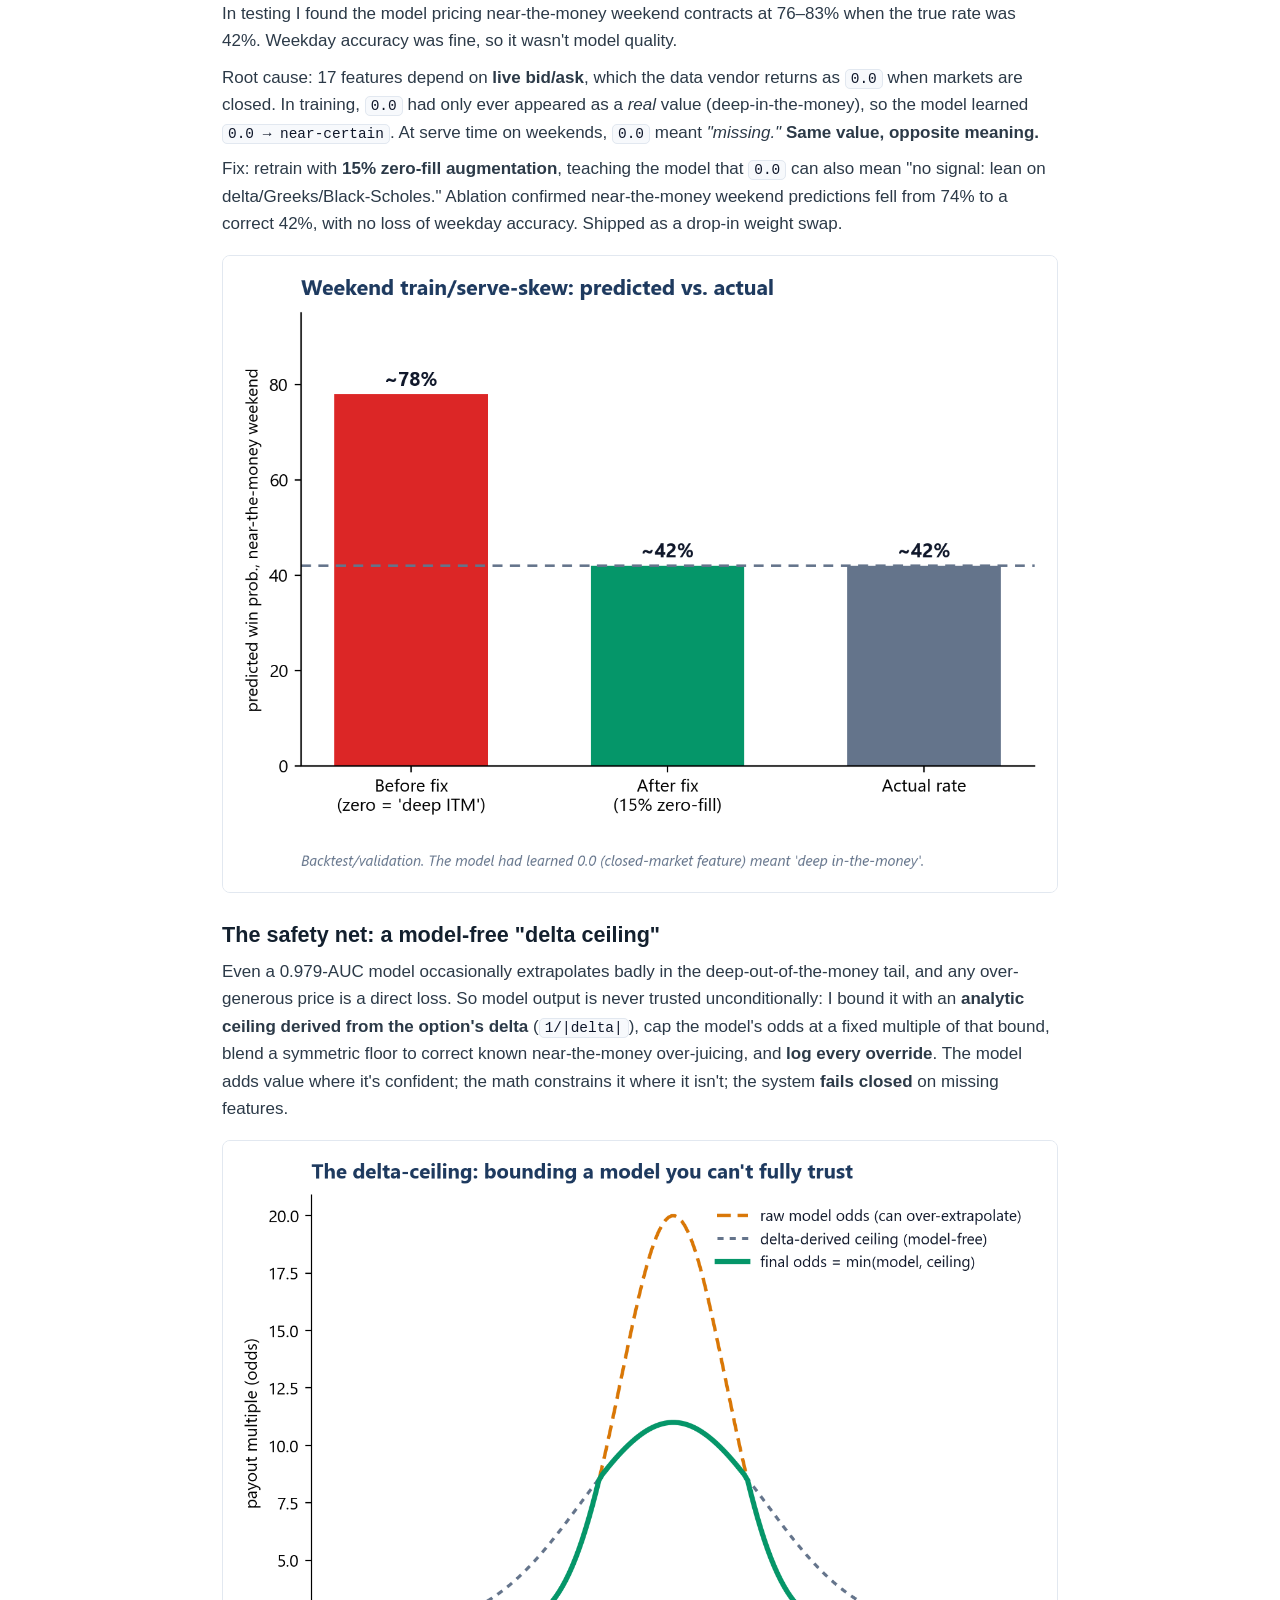
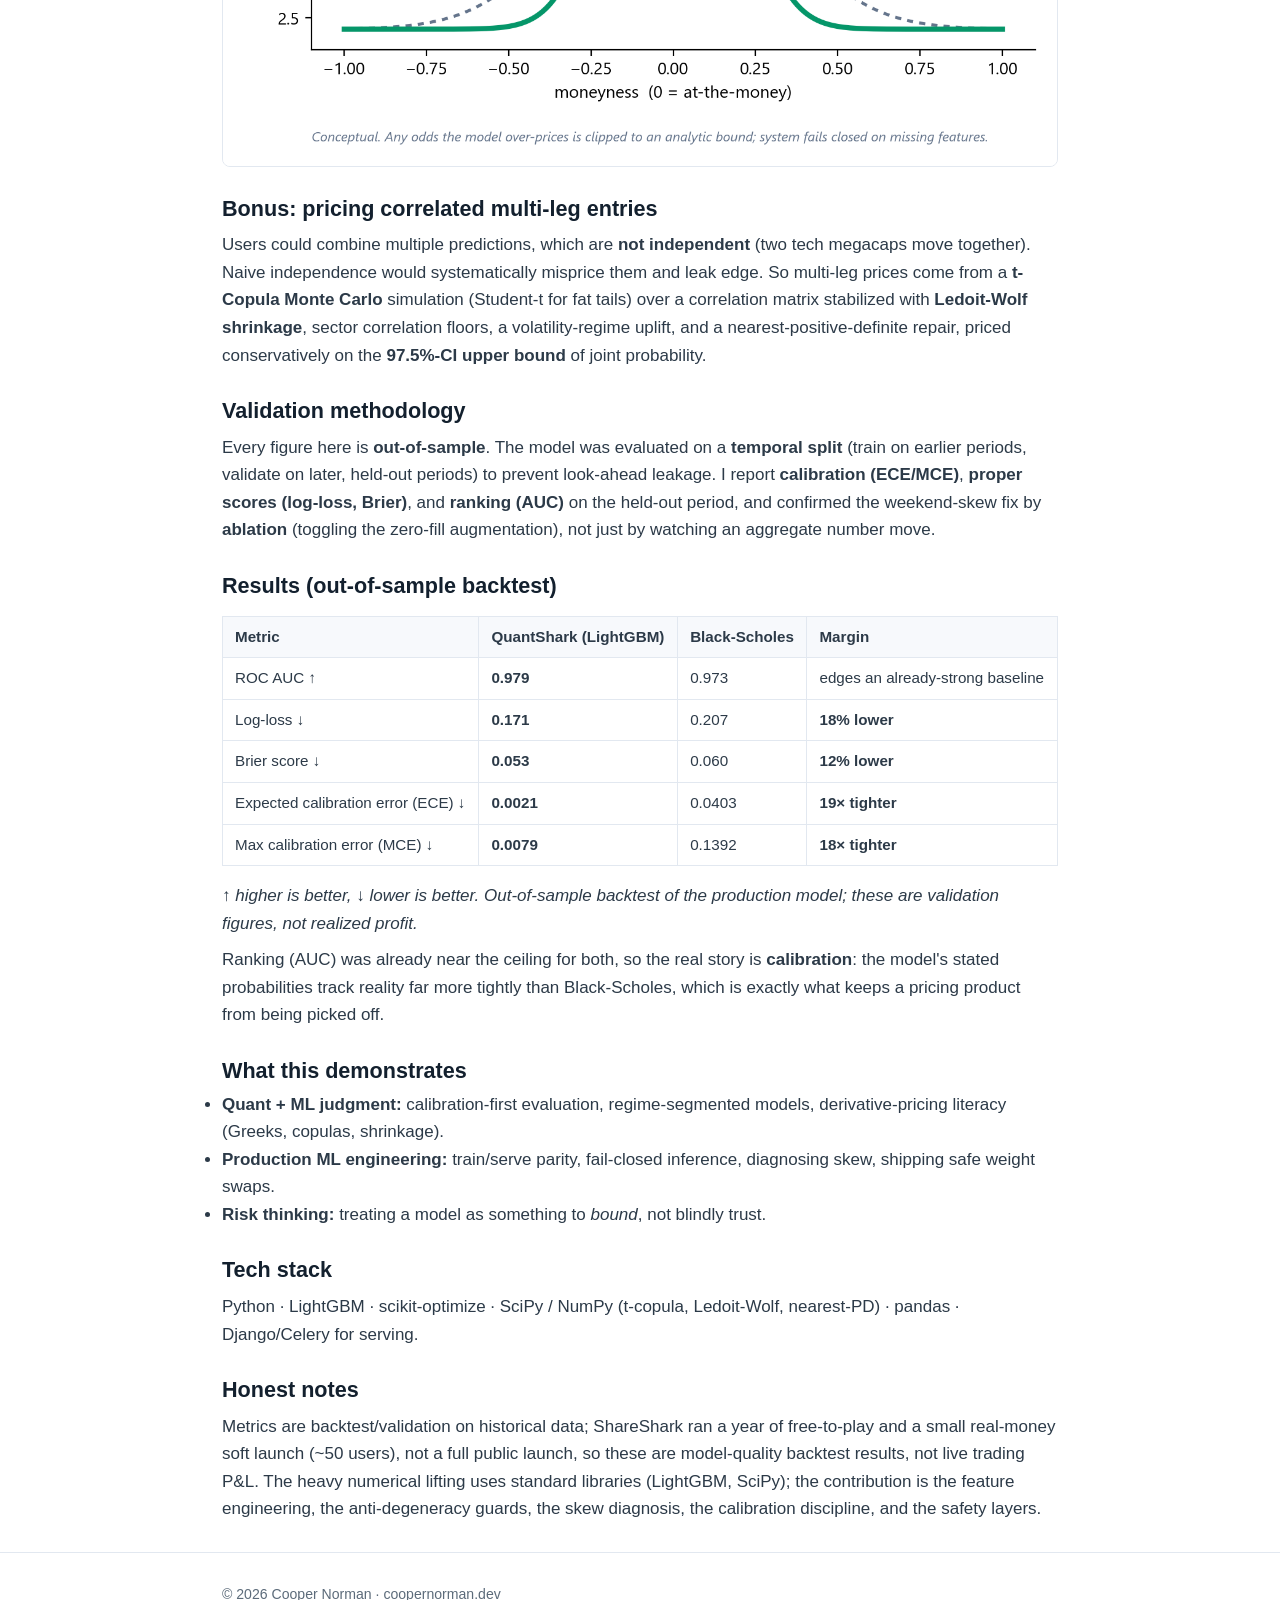
<file: case-studies/quantshark.html>
<!DOCTYPE html>
<html lang="en">
<head>
<meta charset="UTF-8">
<meta name="viewport" content="width=device-width, initial-scale=1.0">
<title>Pricing predictions with a calibrated model that beats Black-Scholes — Cooper Norman</title>
<meta name="description" content="TL;DR I built the pricing brain of ShareShark, a real-money, dual-currency sweepstakes prediction platform, solo. It's a gradient-boosted model that estima">
<meta property="og:title" content="Pricing predictions with a calibrated model that beats Black-Scholes — Cooper Norman">
<meta property="og:description" content="TL;DR I built the pricing brain of ShareShark, a real-money, dual-currency sweepstakes prediction platform, solo. It's a gradient-boosted model that estima">
<meta property="og:type" content="article">
<meta property="og:url" content="https://coopernorman.dev/case-studies/quantshark.html">
<link rel="stylesheet" href="../assets/style.css">
<link rel="icon" href="../assets/favicon.svg" type="image/svg+xml">
</head>
<body>
<nav class="nav">
  <div class="wrap">
    <a class="brand" href="../index.html" style="color:var(--ink)">Cooper Norman</a>
    <span class="links">
      <a href="../index.html#work">Work</a>
      <a href="../index.html#about">About</a>
      <a href="../index.html#contact">Contact</a>
    </span>
  </div>
</nav>
<article class="article">
  <div class="wrap">
    <a class="back" href="../index.html#work">← All work</a>
    <p class="eyebrow" style="margin-top:1rem">Case study</p>
    <h1>Pricing predictions with a calibrated model that beats Black-Scholes</h1>
<h2>TL;DR</h2>
<p>I built the pricing brain of <strong>ShareShark</strong>, a real-money, dual-currency sweepstakes prediction platform, solo. It's a gradient-boosted model that estimates the probability a short-dated stock option finishes in-the-money, wrapped in calibration checks and a model-free safety layer so a confident-but-wrong prediction can never become an exploitable price. In backtest it beat a Black-Scholes baseline on <strong>every</strong> metric, and <em>dominated</em> the one that matters most for a pricing product, calibration: <strong>expected-calibration-error 19× tighter (0.002 vs 0.040)</strong>, worst-case calibration error 18× tighter, plus 18% lower log-loss and a better Brier score.</p>
<hr />
<h2>The problem</h2>
<p>On a prediction platform, <strong>the price <em>is</em> the product</strong>, and that price is just a probability in disguise: odds = 1 / P(in-the-money). That means a model that's <em>accurate on average</em> but <em>miscalibrated</em> is worse than useless: if it says 80% when the truth is 42%, every user who notices prints money off you.</p>
<p>So the goal wasn't "high accuracy." It was <strong>trustworthy probabilities across the whole distribution</strong>, plus guardrails for the cases where any model eventually misbehaves.</p>
<h2>The approach</h2>
<p><strong>Data &amp; features.</strong> 21.5M training rows across 342 stocks, with <strong>167 engineered features</strong>: option Greeks, implied and realized volatility structure, moneyness buckets, ETF/macro context, a Black-Scholes baseline as a feature, and market-microstructure signals.</p>
<p><img alt="Top 15 of 167 features by importance (backtest)" src="../assets/img/feature_importance_real.png" /></p>
<p><strong>Model.</strong> Today it's a <strong>single, unified LightGBM model</strong> covering the full short-dated horizon, but it got there by iterating. For a long stretch it actually ran as <em>multiple</em> specialized models in production (one per market-timing window, plus separate end-of-day / end-of-week models); each version got better, and at some point I tested whether that specialization was still earning its keep. It wasn't, so I consolidated into one robust model that beat the specialized versions on accuracy <em>and</em> was far simpler to run. (Full story → <a href="model-consolidation.html">model-consolidation case study</a>.)</p>
<p><strong>Tuning that can't cheat.</strong> I drove hyperparameters with a 14-dimensional Bayesian search (scikit-optimize) over the usual overfitting controls (L1/L2 regularization, minimum data per leaf, feature and row subsampling, min-split-gain, path smoothing) plus early stopping. But regularization alone won't stop a search from finding a <em>degenerate</em> model (one that always predicts near the base rate can post a deceptively low log-loss), so I hardened the objective with <strong>9 guards</strong> that auto-reject candidates that are overconfident, low-entropy, wrong-direction, collapsed onto a single probability, or showing a train/validation gap that screams overfitting. The optimizer literally can't select them.</p>
<p><strong>Selecting for generalization, not a lucky validation score.</strong> The classic trap in hyperparameter search is overfitting the <em>validation</em> set: run enough configs and the "best" one is often just the luckiest on that split. So I didn't select on validation alone. Every candidate was <strong>backtested on a separate, untouched test set</strong>, with log-loss, Brier, AUC, and calibration (ECE/MCE) logged on <em>both</em> validation and test. The config I shipped was the one most <strong>consistent across both</strong> on accuracy <em>and</em> calibration, not the single lowest number the optimizer chased, and then I <strong>refit it from scratch and re-ran the full backtest</strong> to confirm the result held. Slower, but it's the difference between a model that looks good on your split and one that actually generalizes.</p>
<h2>Calibration is the product</h2>
<p>I evaluated with <strong>expected-calibration-error (ECE)</strong> and reliability curves, not just AUC. Interesting result: the <strong>raw</strong> LightGBM output was already better-calibrated (ECE ≈ 0.0021, about 19× tighter than Black-Scholes) than fitted Platt/Isotonic post-processors, so I shipped raw and kept the calibrators as monitored fallbacks. The discipline: <em>measure calibration explicitly and let the data decide, rather than assuming you need a calibration layer.</em></p>
<p><img alt="Reliability diagram — predicted vs. observed (backtest)" src="../assets/img/quantshark_reliability.png" /></p>
<h2>The hardest bug: weekend train/serve skew</h2>
<p>In testing I found the model pricing near-the-money weekend contracts at 76–83% when the true rate was 42%. Weekday accuracy was fine, so it wasn't model quality.</p>
<p>Root cause: 17 features depend on <strong>live bid/ask</strong>, which the data vendor returns as <code>0.0</code> when markets are closed. In training, <code>0.0</code> had only ever appeared as a <em>real</em> value (deep-in-the-money), so the model learned <code>0.0 → near-certain</code>. At serve time on weekends, <code>0.0</code> meant <em>"missing."</em> <strong>Same value, opposite meaning.</strong></p>
<p>Fix: retrain with <strong>15% zero-fill augmentation</strong>, teaching the model that <code>0.0</code> can also mean "no signal: lean on delta/Greeks/Black-Scholes." Ablation confirmed near-the-money weekend predictions fell from 74% to a correct 42%, with no loss of weekday accuracy. Shipped as a drop-in weight swap.</p>
<p><img alt="Weekend train/serve-skew: predicted vs. actual, before and after the fix" src="../assets/img/quantshark_weekend_skew.png" /></p>
<h2>The safety net: a model-free "delta ceiling"</h2>
<p>Even a 0.979-AUC model occasionally extrapolates badly in the deep-out-of-the-money tail, and any over-generous price is a direct loss. So model output is never trusted unconditionally: I bound it with an <strong>analytic ceiling derived from the option's delta</strong> (<code>1/|delta|</code>), cap the model's odds at a fixed multiple of that bound, blend a symmetric floor to correct known near-the-money over-juicing, and <strong>log every override</strong>. The model adds value where it's confident; the math constrains it where it isn't; the system <strong>fails closed</strong> on missing features.</p>
<p><img alt="The delta-ceiling: final odds = min(model, analytic bound)" src="../assets/img/quantshark_delta_ceiling.png" /></p>
<h2>Bonus: pricing correlated multi-leg entries</h2>
<p>Users could combine multiple predictions, which are <strong>not independent</strong> (two tech megacaps move together). Naive independence would systematically misprice them and leak edge. So multi-leg prices come from a <strong>t-Copula Monte Carlo</strong> simulation (Student-t for fat tails) over a correlation matrix stabilized with <strong>Ledoit-Wolf shrinkage</strong>, sector correlation floors, a volatility-regime uplift, and a nearest-positive-definite repair, priced conservatively on the <strong>97.5%-CI upper bound</strong> of joint probability.</p>
<h2>Validation methodology</h2>
<p>Every figure here is <strong>out-of-sample</strong>. The model was evaluated on a <strong>temporal split</strong> (train on earlier periods, validate on later, held-out periods) to prevent look-ahead leakage. I report <strong>calibration (ECE/MCE)</strong>, <strong>proper scores (log-loss, Brier)</strong>, and <strong>ranking (AUC)</strong> on the held-out period, and confirmed the weekend-skew fix by <strong>ablation</strong> (toggling the zero-fill augmentation), not just by watching an aggregate number move.</p>
<h2>Results (out-of-sample backtest)</h2>
<table>
<thead>
<tr>
<th>Metric</th>
<th>QuantShark (LightGBM)</th>
<th>Black-Scholes</th>
<th>Margin</th>
</tr>
</thead>
<tbody>
<tr>
<td>ROC AUC ↑</td>
<td><strong>0.979</strong></td>
<td>0.973</td>
<td>edges an already-strong baseline</td>
</tr>
<tr>
<td>Log-loss ↓</td>
<td><strong>0.171</strong></td>
<td>0.207</td>
<td><strong>18% lower</strong></td>
</tr>
<tr>
<td>Brier score ↓</td>
<td><strong>0.053</strong></td>
<td>0.060</td>
<td><strong>12% lower</strong></td>
</tr>
<tr>
<td>Expected calibration error (ECE) ↓</td>
<td><strong>0.0021</strong></td>
<td>0.0403</td>
<td><strong>19× tighter</strong></td>
</tr>
<tr>
<td>Max calibration error (MCE) ↓</td>
<td><strong>0.0079</strong></td>
<td>0.1392</td>
<td><strong>18× tighter</strong></td>
</tr>
</tbody>
</table>
<p><em>↑ higher is better, ↓ lower is better. Out-of-sample backtest of the production model; these are validation figures, not realized profit.</em></p>
<p>Ranking (AUC) was already near the ceiling for both, so the real story is <strong>calibration</strong>: the model's stated probabilities track reality far more tightly than Black-Scholes, which is exactly what keeps a pricing product from being picked off.</p>
<h2>What this demonstrates</h2>
<ul>
<li><strong>Quant + ML judgment:</strong> calibration-first evaluation, regime-segmented models, derivative-pricing literacy (Greeks, copulas, shrinkage).</li>
<li><strong>Production ML engineering:</strong> train/serve parity, fail-closed inference, diagnosing skew, shipping safe weight swaps.</li>
<li><strong>Risk thinking:</strong> treating a model as something to <em>bound</em>, not blindly trust.</li>
</ul>
<h2>Tech stack</h2>
<p>Python · LightGBM · scikit-optimize · SciPy / NumPy (t-copula, Ledoit-Wolf, nearest-PD) · pandas · Django/Celery for serving.</p>
<h2>Honest notes</h2>
<p>Metrics are backtest/validation on historical data; ShareShark ran a year of free-to-play and a small real-money soft launch (~50 users), not a full public launch, so these are model-quality backtest results, not live trading P&amp;L. The heavy numerical lifting uses standard libraries (LightGBM, SciPy); the contribution is the feature engineering, the anti-degeneracy guards, the skew diagnosis, the calibration discipline, and the safety layers.</p>
  </div>
</article>
<footer><div class="wrap">© 2026 Cooper Norman · coopernorman.dev</div></footer>
</body>
</html>
</file>
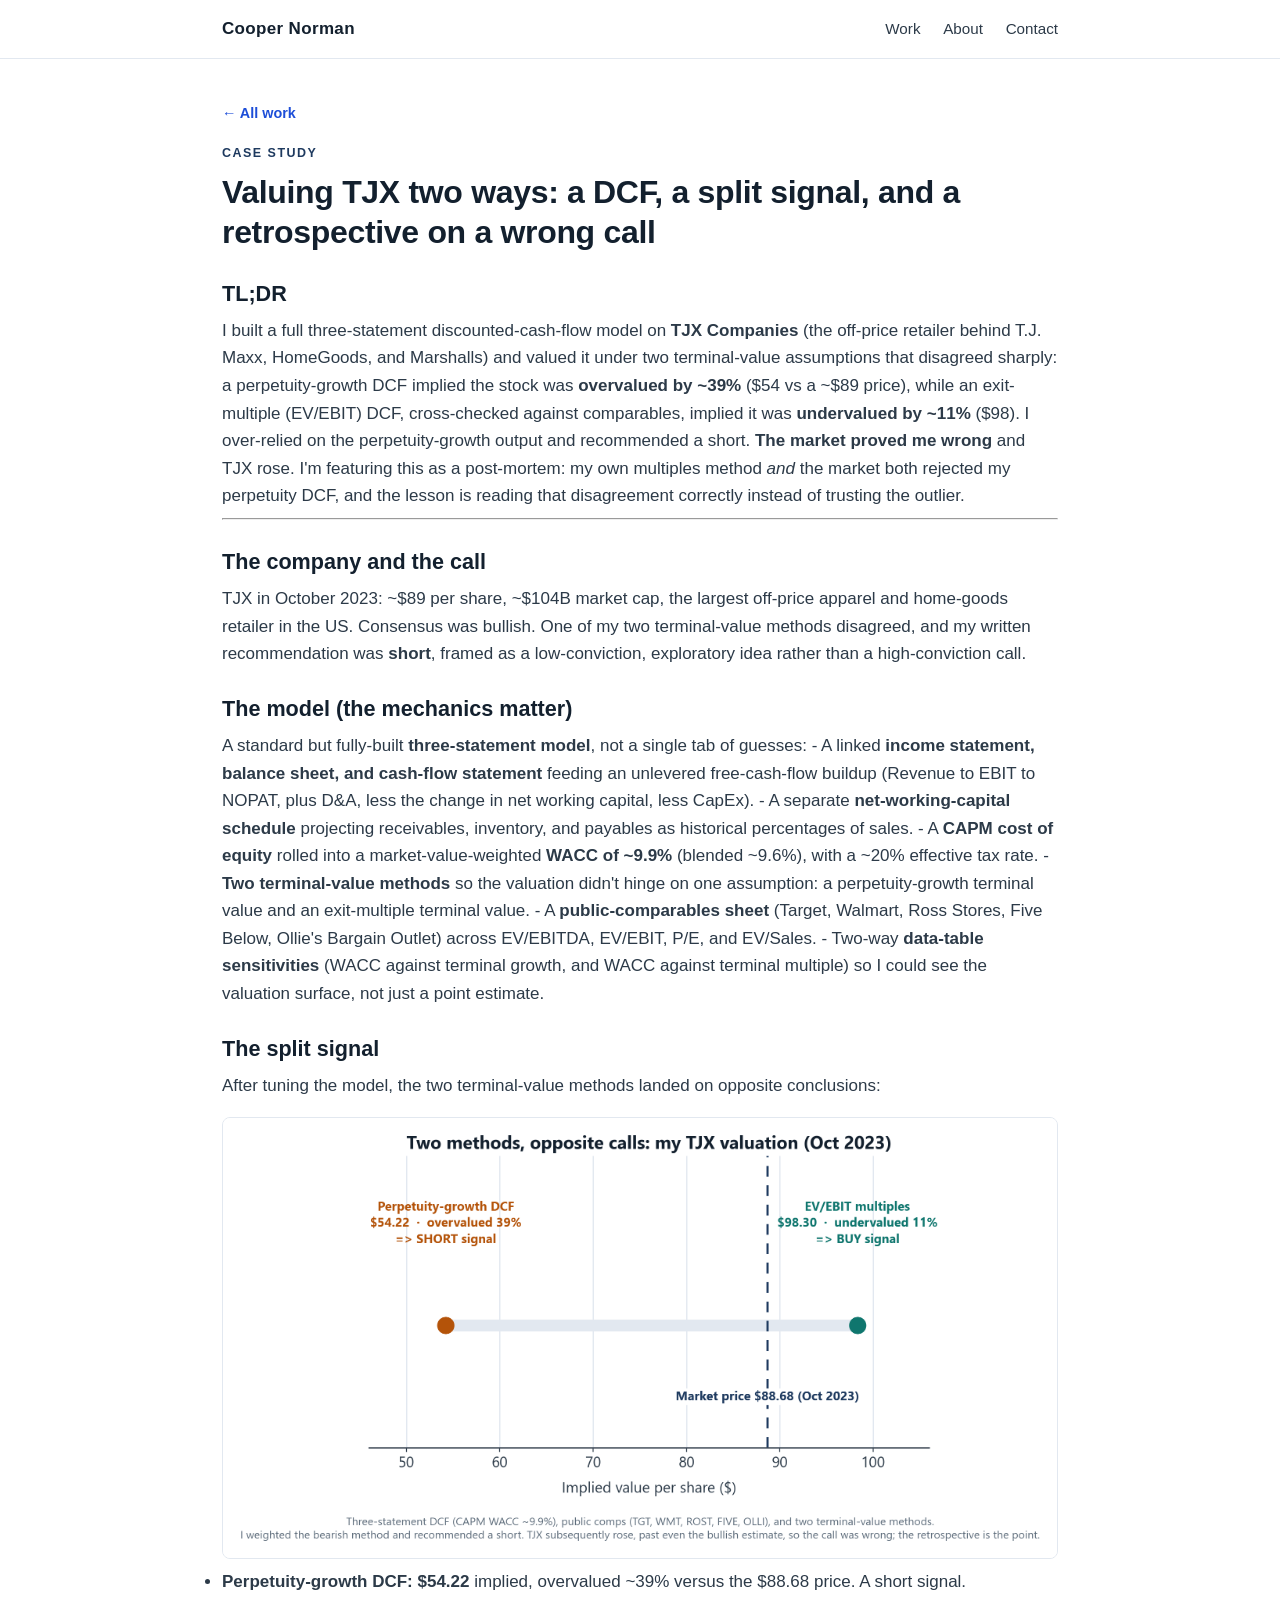
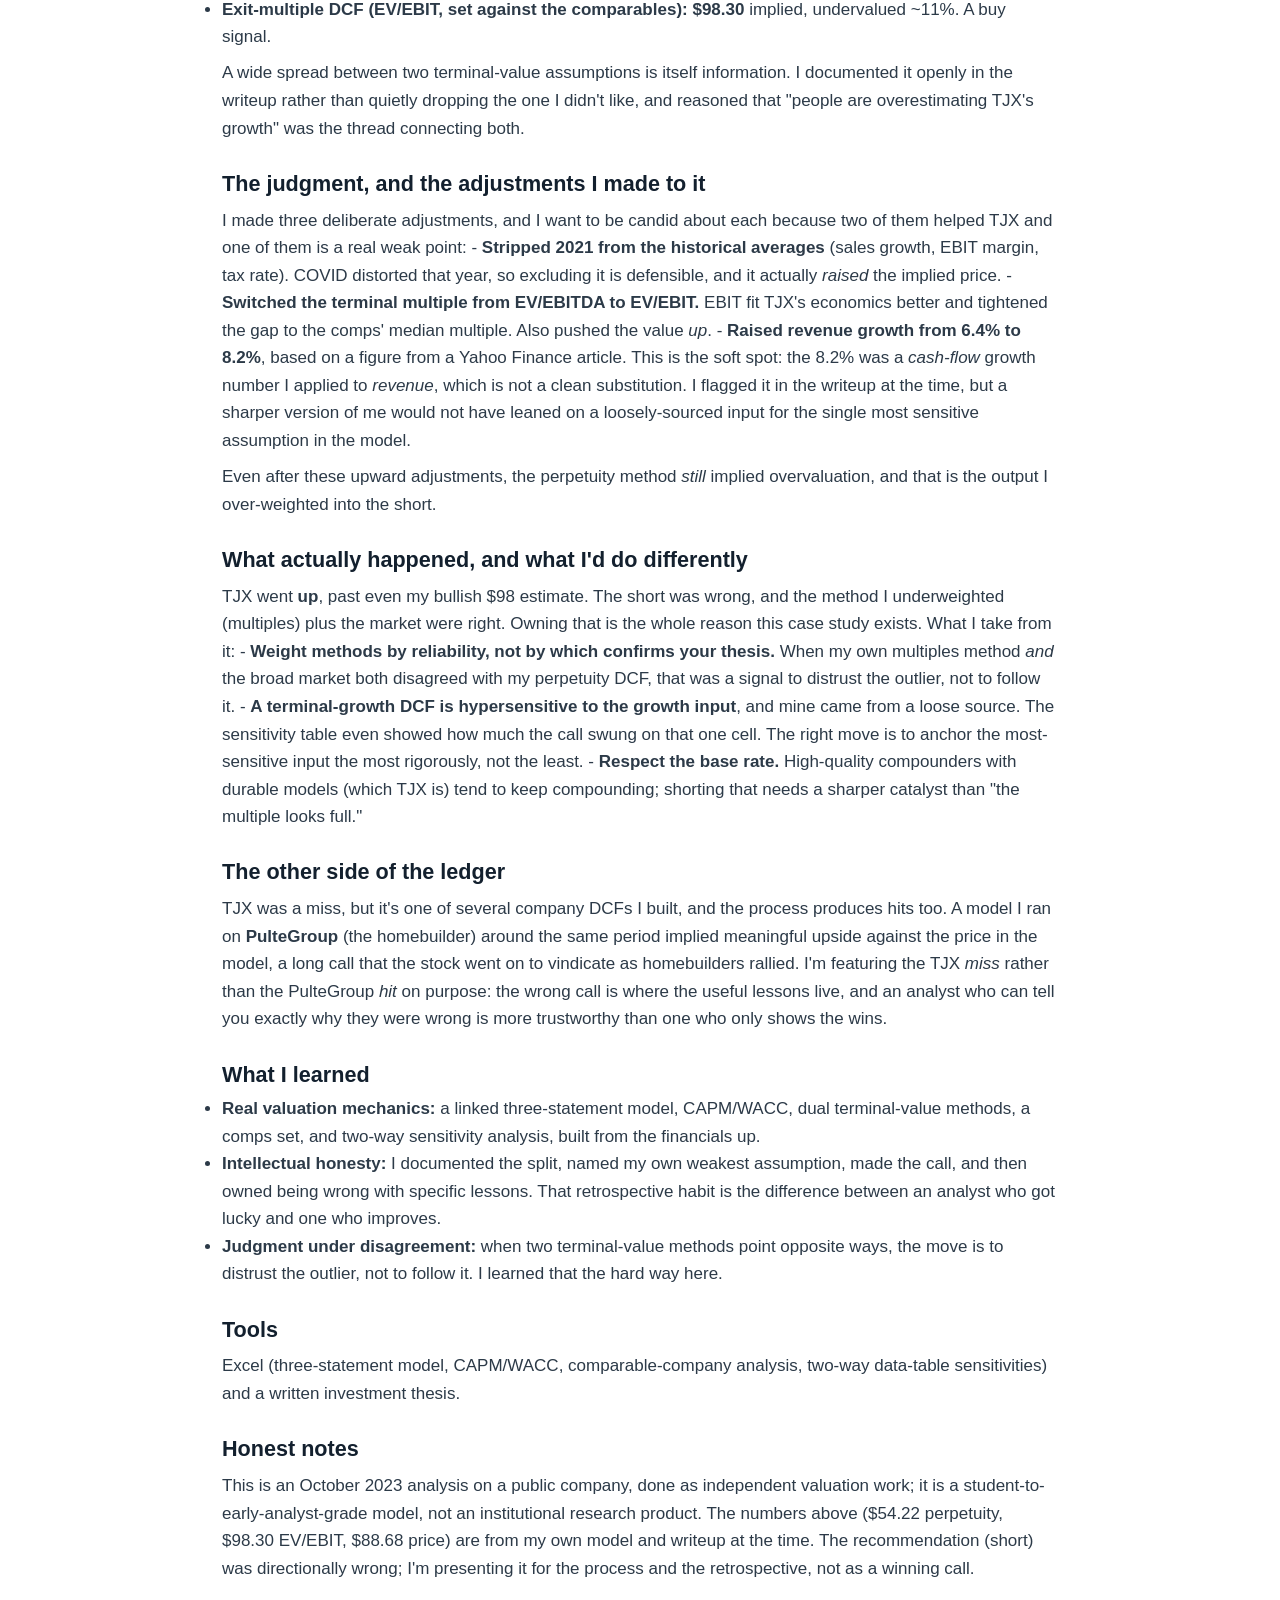
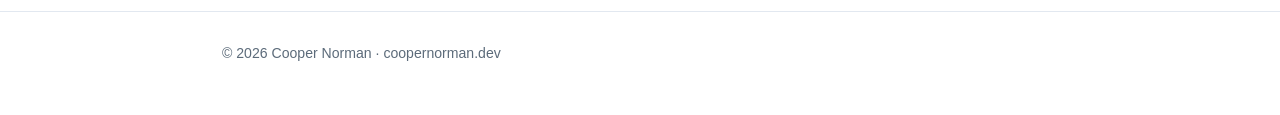
<file: case-studies/tjx-valuation.html>
<!DOCTYPE html>
<html lang="en">
<head>
<meta charset="UTF-8">
<meta name="viewport" content="width=device-width, initial-scale=1.0">
<title>Valuing TJX two ways: a DCF, a split signal, and a retrospective on a wrong call — Cooper Norman</title>
<meta name="description" content="TL;DR I built a full three-statement discounted-cash-flow model on TJX Companies (the off-price retailer behind T.J. Maxx, HomeGoods, and Marshalls) and va">
<meta property="og:title" content="Valuing TJX two ways: a DCF, a split signal, and a retrospective on a wrong call — Cooper Norman">
<meta property="og:description" content="TL;DR I built a full three-statement discounted-cash-flow model on TJX Companies (the off-price retailer behind T.J. Maxx, HomeGoods, and Marshalls) and va">
<meta property="og:type" content="article">
<meta property="og:url" content="https://coopernorman.dev/case-studies/tjx-valuation.html">
<link rel="stylesheet" href="../assets/style.css">
<link rel="icon" href="../assets/favicon.svg" type="image/svg+xml">
</head>
<body>
<nav class="nav">
  <div class="wrap">
    <a class="brand" href="../index.html" style="color:var(--ink)">Cooper Norman</a>
    <span class="links">
      <a href="../index.html#work">Work</a>
      <a href="../index.html#about">About</a>
      <a href="../index.html#contact">Contact</a>
    </span>
  </div>
</nav>
<article class="article">
  <div class="wrap">
    <a class="back" href="../index.html#work">← All work</a>
    <p class="eyebrow" style="margin-top:1rem">Case study</p>
    <h1>Valuing TJX two ways: a DCF, a split signal, and a retrospective on a wrong call</h1>
<h2>TL;DR</h2>
<p>I built a full three-statement discounted-cash-flow model on <strong>TJX Companies</strong> (the off-price retailer behind T.J. Maxx, HomeGoods, and Marshalls) and valued it under two terminal-value assumptions that disagreed sharply: a perpetuity-growth DCF implied the stock was <strong>overvalued by ~39%</strong> ($54 vs a ~$89 price), while an exit-multiple (EV/EBIT) DCF, cross-checked against comparables, implied it was <strong>undervalued by ~11%</strong> ($98). I over-relied on the perpetuity-growth output and recommended a short. <strong>The market proved me wrong</strong> and TJX rose. I'm featuring this as a post-mortem: my own multiples method <em>and</em> the market both rejected my perpetuity DCF, and the lesson is reading that disagreement correctly instead of trusting the outlier.</p>
<hr />
<h2>The company and the call</h2>
<p>TJX in October 2023: ~$89 per share, ~$104B market cap, the largest off-price apparel and home-goods retailer in the US. Consensus was bullish. One of my two terminal-value methods disagreed, and my written recommendation was <strong>short</strong>, framed as a low-conviction, exploratory idea rather than a high-conviction call.</p>
<h2>The model (the mechanics matter)</h2>
<p>A standard but fully-built <strong>three-statement model</strong>, not a single tab of guesses:
- A linked <strong>income statement, balance sheet, and cash-flow statement</strong> feeding an unlevered free-cash-flow buildup (Revenue to EBIT to NOPAT, plus D&amp;A, less the change in net working capital, less CapEx).
- A separate <strong>net-working-capital schedule</strong> projecting receivables, inventory, and payables as historical percentages of sales.
- A <strong>CAPM cost of equity</strong> rolled into a market-value-weighted <strong>WACC of ~9.9%</strong> (blended ~9.6%), with a ~20% effective tax rate.
- <strong>Two terminal-value methods</strong> so the valuation didn't hinge on one assumption: a perpetuity-growth terminal value and an exit-multiple terminal value.
- A <strong>public-comparables sheet</strong> (Target, Walmart, Ross Stores, Five Below, Ollie's Bargain Outlet) across EV/EBITDA, EV/EBIT, P/E, and EV/Sales.
- Two-way <strong>data-table sensitivities</strong> (WACC against terminal growth, and WACC against terminal multiple) so I could see the valuation surface, not just a point estimate.</p>
<h2>The split signal</h2>
<p>After tuning the model, the two terminal-value methods landed on opposite conclusions:</p>
<p><img alt="Two methods, opposite calls: my TJX valuation (Oct 2023)" src="../assets/img/tjx_valuation_range.png" /></p>
<ul>
<li><strong>Perpetuity-growth DCF: $54.22</strong> implied, overvalued ~39% versus the $88.68 price. A short signal.</li>
<li><strong>Exit-multiple DCF (EV/EBIT, set against the comparables): $98.30</strong> implied, undervalued ~11%. A buy signal.</li>
</ul>
<p>A wide spread between two terminal-value assumptions is itself information. I documented it openly in the writeup rather than quietly dropping the one I didn't like, and reasoned that "people are overestimating TJX's growth" was the thread connecting both.</p>
<h2>The judgment, and the adjustments I made to it</h2>
<p>I made three deliberate adjustments, and I want to be candid about each because two of them helped TJX and one of them is a real weak point:
- <strong>Stripped 2021 from the historical averages</strong> (sales growth, EBIT margin, tax rate). COVID distorted that year, so excluding it is defensible, and it actually <em>raised</em> the implied price.
- <strong>Switched the terminal multiple from EV/EBITDA to EV/EBIT.</strong> EBIT fit TJX's economics better and tightened the gap to the comps' median multiple. Also pushed the value <em>up</em>.
- <strong>Raised revenue growth from 6.4% to 8.2%</strong>, based on a figure from a Yahoo Finance article. This is the soft spot: the 8.2% was a <em>cash-flow</em> growth number I applied to <em>revenue</em>, which is not a clean substitution. I flagged it in the writeup at the time, but a sharper version of me would not have leaned on a loosely-sourced input for the single most sensitive assumption in the model.</p>
<p>Even after these upward adjustments, the perpetuity method <em>still</em> implied overvaluation, and that is the output I over-weighted into the short.</p>
<h2>What actually happened, and what I'd do differently</h2>
<p>TJX went <strong>up</strong>, past even my bullish $98 estimate. The short was wrong, and the method I underweighted (multiples) plus the market were right. Owning that is the whole reason this case study exists. What I take from it:
- <strong>Weight methods by reliability, not by which confirms your thesis.</strong> When my own multiples method <em>and</em> the broad market both disagreed with my perpetuity DCF, that was a signal to distrust the outlier, not to follow it.
- <strong>A terminal-growth DCF is hypersensitive to the growth input</strong>, and mine came from a loose source. The sensitivity table even showed how much the call swung on that one cell. The right move is to anchor the most-sensitive input the most rigorously, not the least.
- <strong>Respect the base rate.</strong> High-quality compounders with durable models (which TJX is) tend to keep compounding; shorting that needs a sharper catalyst than "the multiple looks full."</p>
<h2>The other side of the ledger</h2>
<p>TJX was a miss, but it's one of several company DCFs I built, and the process produces hits too. A model I ran on <strong>PulteGroup</strong> (the homebuilder) around the same period implied meaningful upside against the price in the model, a long call that the stock went on to vindicate as homebuilders rallied. I'm featuring the TJX <em>miss</em> rather than the PulteGroup <em>hit</em> on purpose: the wrong call is where the useful lessons live, and an analyst who can tell you exactly why they were wrong is more trustworthy than one who only shows the wins.</p>
<h2>What I learned</h2>
<ul>
<li><strong>Real valuation mechanics:</strong> a linked three-statement model, CAPM/WACC, dual terminal-value methods, a comps set, and two-way sensitivity analysis, built from the financials up.</li>
<li><strong>Intellectual honesty:</strong> I documented the split, named my own weakest assumption, made the call, and then owned being wrong with specific lessons. That retrospective habit is the difference between an analyst who got lucky and one who improves.</li>
<li><strong>Judgment under disagreement:</strong> when two terminal-value methods point opposite ways, the move is to distrust the outlier, not to follow it. I learned that the hard way here.</li>
</ul>
<h2>Tools</h2>
<p>Excel (three-statement model, CAPM/WACC, comparable-company analysis, two-way data-table sensitivities) and a written investment thesis.</p>
<h2>Honest notes</h2>
<p>This is an October 2023 analysis on a public company, done as independent valuation work; it is a student-to-early-analyst-grade model, not an institutional research product. The numbers above ($54.22 perpetuity, $98.30 EV/EBIT, $88.68 price) are from my own model and writeup at the time. The recommendation (short) was directionally wrong; I'm presenting it for the process and the retrospective, not as a winning call.</p>
  </div>
</article>
<footer><div class="wrap">© 2026 Cooper Norman · coopernorman.dev</div></footer>
</body>
</html>
</file>
<file: assets/style.css>
/* coopernorman.dev — clean, self-contained portfolio styles.
   (A portfolio site can use tasteful color; that's a human-facing surface,
   unlike the deliberately B&W ATS resumes.) */
:root{
  --ink:#13202E; --body:#2C3A48; --muted:#5C6B7A; --navy:#1E3A5F; --accent:#1D4ED8;
  --emerald:#0F766E; --line:#E2E8F0; --bg:#FFFFFF; --soft:#F7F9FC; --code:#0F172A;
  --maxw:880px;
}
*{ box-sizing:border-box; margin:0; padding:0; }
html{ scroll-behavior:smooth; }
body{ font-family:-apple-system,BlinkMacSystemFont,"Segoe UI",Roboto,Helvetica,Arial,sans-serif;
  color:var(--body); background:var(--bg); line-height:1.62; font-size:17px; -webkit-font-smoothing:antialiased; }
.wrap{ max-width:var(--maxw); margin:0 auto; padding:0 22px; }
a{ color:var(--accent); text-decoration:none; }
a:hover{ text-decoration:underline; }
h1,h2,h3{ color:var(--ink); line-height:1.25; font-weight:700; }
h2{ font-size:1.55rem; margin:0 0 .5rem; }
h3{ font-size:1.18rem; margin:1.4rem 0 .4rem; }
p{ margin:.55rem 0; }
section{ padding:46px 0; border-top:1px solid var(--line); }
.eyebrow{ text-transform:uppercase; letter-spacing:.12em; font-size:.78rem; font-weight:700; color:var(--navy); }

/* nav */
.nav{ position:sticky; top:0; z-index:10; background:rgba(255,255,255,.92); backdrop-filter:blur(6px); border-bottom:1px solid var(--line); }
.nav .wrap{ display:flex; align-items:center; justify-content:space-between; height:58px; }
.nav .brand{ font-weight:700; color:var(--ink); letter-spacing:.02em; }
.nav .links a{ color:var(--body); margin-left:18px; font-size:.95rem; }
@media(max-width:620px){ .nav .links a{ margin-left:12px; font-size:.85rem; } }

/* hero */
.hero{ padding:64px 0 50px; border-top:0; }
.hero h1{ font-size:2.6rem; letter-spacing:-.01em; text-wrap:balance; }
.hero .lede{ font-size:1.2rem; color:var(--body); margin:.9rem 0 0; max-width:62ch; }
.hero .sub{ color:#475569; margin-top:.6rem; max-width:62ch; }
.chips{ margin:18px 0 4px; display:flex; flex-wrap:wrap; gap:8px; }
.chip{ font-size:.82rem; font-weight:600; color:var(--navy); background:var(--soft); border:1px solid var(--line); border-radius:999px; padding:5px 12px; }
.cta{ margin-top:24px; display:flex; flex-wrap:wrap; gap:10px; }
.btn{ display:inline-block; font-weight:600; font-size:.95rem; border-radius:8px; padding:10px 16px; border:1px solid var(--navy); }
.btn.primary{ background:var(--navy); color:#fff; }
.btn.primary:hover{ background:#162d49; text-decoration:none; }
.btn.ghost{ background:#fff; color:var(--navy); }
.btn.ghost:hover{ background:var(--soft); text-decoration:none; }

/* cards grid */
.group{ font-size:1.06rem; color:var(--navy); font-weight:700; margin:30px 0 0; letter-spacing:.005em; }
.group:first-of-type{ margin-top:20px; }
.grid{ display:grid; grid-template-columns:1fr 1fr; gap:18px; margin-top:14px; }
@media(max-width:680px){ .grid{ grid-template-columns:1fr; } }
.card{ border:1px solid var(--line); border-radius:12px; padding:20px 22px; background:#fff; transition:box-shadow .15s,border-color .15s; }
.card:hover{ box-shadow:0 6px 22px rgba(20,40,70,.08); border-color:#cdd8e6; }
.card h3{ margin:.1rem 0 .35rem; }
.card .tag{ font-size:.78rem; font-weight:700; color:var(--muted); text-transform:uppercase; letter-spacing:.06em; }
.card p{ color:var(--body); font-size:.96rem; }
.card .more{ font-weight:600; font-size:.92rem; }

/* lane list */
.lanes{ display:grid; grid-template-columns:1fr 1fr 1fr; gap:18px; margin-top:18px; }
@media(max-width:720px){ .lanes{ grid-template-columns:1fr; } }
.lane h3{ margin:0 0 .3rem; font-size:1.05rem; min-height:2.5em; }
.lane p{ font-size:.93rem; color:var(--muted); margin:0; }

.proj li{ margin:.5rem 0; list-style:none; }
.proj b{ color:var(--ink); }
ul.bare{ list-style:none; }

/* contact */
.contact a{ font-weight:600; }
footer{ padding:30px 0 50px; color:var(--muted); font-size:.88rem; border-top:1px solid var(--line); }

/* ===== case-study article ===== */
.article{ padding:40px 0 20px; }
.article .back{ font-size:.9rem; font-weight:600; }
.article h1{ font-size:2rem; margin:.6rem 0 .2rem; letter-spacing:-.01em; }
.article .note{ color:var(--muted); font-style:italic; font-size:.92rem; margin-bottom:1.2rem; }
.article h2{ font-size:1.35rem; margin:1.8rem 0 .4rem; }
.article img{ max-width:100%; height:auto; display:block; margin:1.1rem 0 .4rem; border:1px solid var(--line); border-radius:8px; }
.article table{ border-collapse:collapse; width:100%; margin:1rem 0; font-size:.95rem; }
.article th,.article td{ border:1px solid var(--line); padding:8px 12px; text-align:left; }
.article th{ background:var(--soft); }
.article pre{ background:var(--code); color:#E6EDF3; border-radius:10px; padding:16px 18px; overflow-x:auto; font-size:.86rem; line-height:1.5; margin:1rem 0; }
.article code{ font-family:"SF Mono",Consolas,"Roboto Mono",monospace; }
.article :not(pre)>code{ background:var(--soft); border:1px solid var(--line); border-radius:5px; padding:1px 5px; font-size:.85em; color:var(--code); }
.article blockquote{ border-left:3px solid var(--line); padding-left:14px; color:var(--muted); margin:1rem 0; }
</file>
